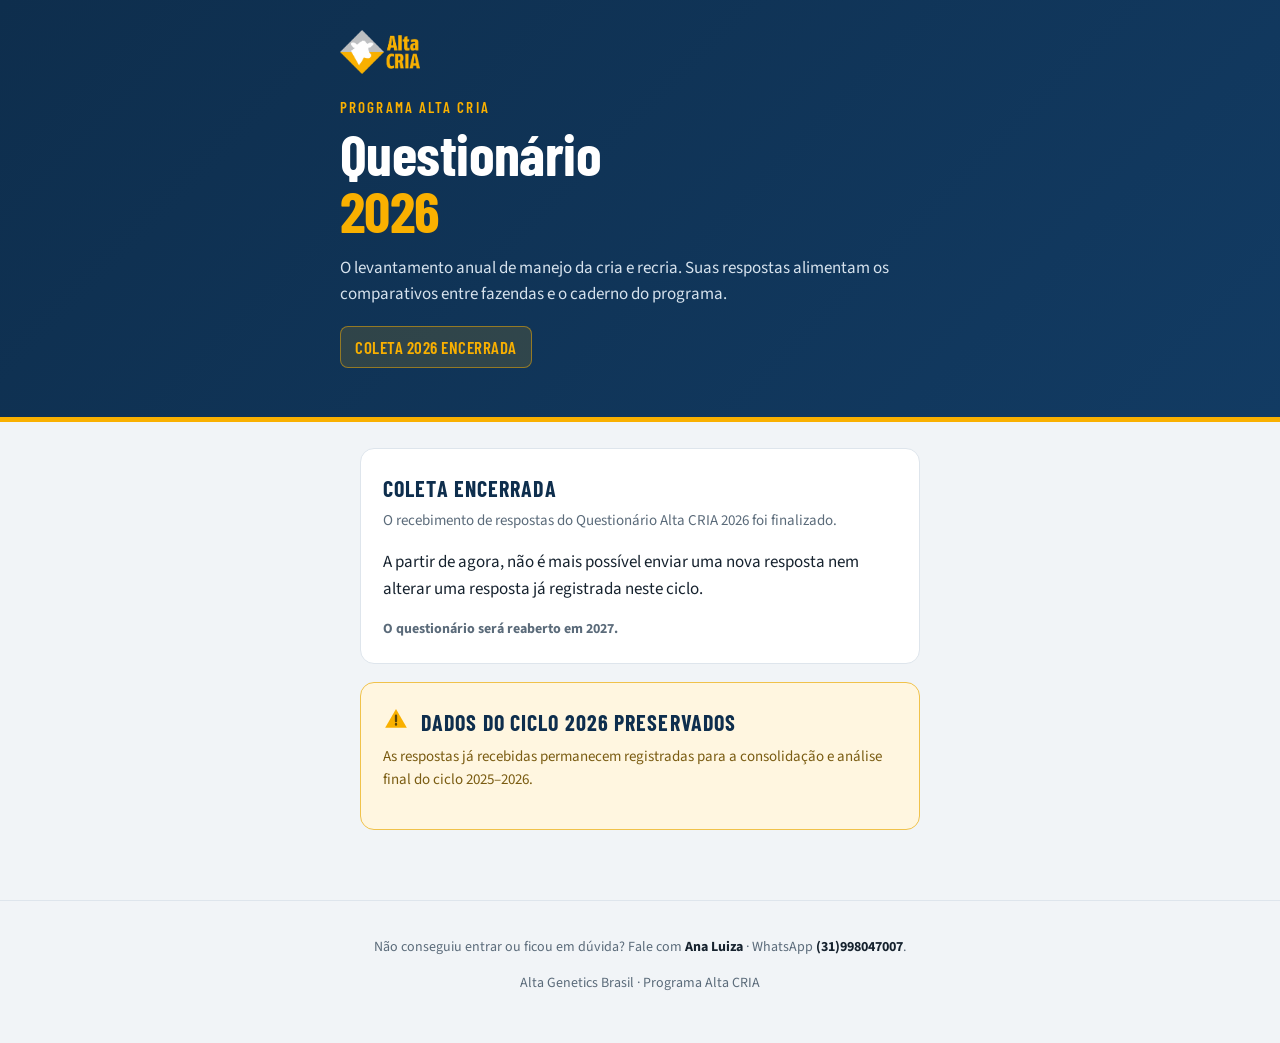
<file: index.html>
<!DOCTYPE html>
<html lang="pt-BR">
<head>
<meta charset="utf-8">
<meta name="viewport" content="width=device-width, initial-scale=1">

<!-- ===================================================================
     STATUS ATUAL
     Coleta Alta CRIA 2026 encerrada em setembro de 2026.
     Esta página não contém link para o Web App do questionário.
     Para o ciclo 2027, criar/publicar a nova coleta e então atualizar esta página.
     Contato: Ana Luiza · (31)998047007
     =================================================================== -->
<title>Questionário Alta CRIA 2026</title>
<meta name="description" content="Levantamento anual de manejo da cria e recria das fazendas participantes do Programa Alta CRIA. Coleta 2026 encerrada.">
<link rel="canonical" href="https://altaleite.github.io/altacria26/">
<meta property="og:type" content="website">
<meta property="og:site_name" content="Programa Alta CRIA">
<meta property="og:locale" content="pt_BR">
<meta property="og:url" content="https://altaleite.github.io/altacria26/">
<meta property="og:title" content="Questionário Alta CRIA 2026">
<meta property="og:description" content="Levantamento anual de manejo da cria e recria. Coleta 2026 encerrada.">
<meta property="og:image" content="https://altaleite.github.io/altacria26/og-image.png">
<meta property="og:image:width" content="1200">
<meta property="og:image:height" content="630">
<meta name="twitter:card" content="summary_large_image">
<meta name="twitter:title" content="Questionário Alta CRIA 2026">
<meta name="twitter:description" content="Levantamento anual de manejo da cria e recria. Coleta 2026 encerrada.">
<meta name="twitter:image" content="https://altaleite.github.io/altacria26/og-image.png">
<meta name="theme-color" content="#0E2E4D">
<link rel="icon" href="[data-uri]">

<link rel="preconnect" href="https://fonts.googleapis.com">
<link rel="preconnect" href="https://fonts.gstatic.com" crossorigin>
<link href="https://fonts.googleapis.com/css2?family=Barlow+Condensed:wght@600;700&family=Source+Sans+3:wght@400;600&display=swap" rel="stylesheet">

<style>
  :root{
    --navy:#0E2E4D; --navy2:#123B63; --navy-ink:#071A2C;
    --amarelo:#F9B000; --amarelo-fundo:#FFF6E0; --amarelo-borda:#F0C24B;
    --papel:#F1F4F7; --tinta:#16222E; --tinta-fraca:#5B6B7A; --linha:#DEE5EC;
    --display:"Barlow Condensed","Arial Narrow",Arial,sans-serif;
    --corpo:"Source Sans 3",-apple-system,"Segoe UI",Arial,sans-serif;
  }
  *{box-sizing:border-box;}
  html,body{margin:0;padding:0;}
  body{background:var(--papel); color:var(--tinta); font-family:var(--corpo); font-size:17px; line-height:1.55; -webkit-font-smoothing:antialiased;}
  .wrap{max-width:600px; margin:0 auto;}

  .hero{background:linear-gradient(135deg,var(--navy) 0%,var(--navy2) 100%); color:#fff; padding:30px 24px 32px; border-bottom:5px solid var(--amarelo);}
  .hero-in{max-width:600px; margin:0 auto;}
  .logo{height:44px; width:auto; display:block; margin-bottom:22px;}
  .eyebrow{font-family:var(--display); font-weight:600; font-size:15px; letter-spacing:.14em; text-transform:uppercase; color:var(--amarelo); margin:0 0 6px;}
  h1{font-family:var(--display); font-weight:700; font-size:clamp(40px,11vw,58px); line-height:.98; letter-spacing:-.01em; margin:0;}
  h1 .ano{color:var(--amarelo); display:block;}
  .lead{margin:16px 0 0; color:#D6E2ED; font-size:17px;}
  .prazo{display:inline-block; margin-top:18px; background:rgba(249,176,0,.14); border:1px solid rgba(249,176,0,.5); color:var(--amarelo); font-family:var(--display); font-weight:600; font-size:17px; letter-spacing:.03em; text-transform:uppercase; padding:7px 14px; border-radius:8px;}

  main{padding:26px 20px 44px;}
  .card{background:#fff; border:1px solid var(--linha); border-radius:14px; padding:22px; margin-bottom:18px;}
  h2{font-family:var(--display); font-weight:700; text-transform:uppercase; letter-spacing:.05em; font-size:22px; margin:0 0 4px; color:var(--navy);}
  p.sub{margin:0 0 16px; color:var(--tinta-fraca); font-size:15px;}
  .nota{margin:16px 0 0; font-size:14px; color:var(--tinta-fraca);}

  .dados{list-style:none; margin:0; padding:0;}
  .dados li{display:flex; align-items:baseline; gap:12px; padding:11px 0; border-bottom:1px solid var(--linha);}
  .dados li:last-child{border-bottom:0;}
  .dados .n{font-family:var(--display); font-weight:700; font-size:17px; color:var(--amarelo); min-width:20px;}

  /* ---- aviso: reunir os números antes de começar ---- */
  .aviso{background:var(--amarelo-fundo); border:1px solid var(--amarelo-borda); border-radius:14px; padding:22px; margin-bottom:18px;}
  .aviso-topo{display:flex; gap:12px; align-items:flex-start; margin-bottom:6px;}
  .aviso-topo svg{flex:0 0 auto; width:26px; height:26px; margin-top:1px;}
  .aviso h2{margin:0;}
  .aviso p.sub{color:#7A5C12; margin:6px 0 16px;}
  .lista{list-style:none; margin:0; padding:0;}
  .lista li{display:flex; gap:12px; align-items:flex-start; padding:11px 0; border-bottom:1px dashed var(--amarelo-borda);}
  .lista li:last-child{border-bottom:0;}
  .marca{flex:0 0 auto; width:7px; height:7px; margin-top:9px; border-radius:50%; background:var(--amarelo);}
  .lista .txt{font-weight:600;}
  .lista .txt small{display:block; font-weight:400; color:#7A5C12; font-size:14px;}
  .aviso .nota{color:#7A5C12;}

  .cta{display:block; width:100%; text-align:center; text-decoration:none; background:var(--amarelo); color:var(--navy-ink); font-family:var(--display); font-weight:700; font-size:24px; letter-spacing:.02em; text-transform:uppercase; padding:18px 20px; border-radius:12px; border:0; box-shadow:0 3px 0 #C98D00; transition:transform .1s, box-shadow .1s;}
  .cta:hover{transform:translateY(1px); box-shadow:0 2px 0 #C98D00;}
  .cta:active{transform:translateY(3px); box-shadow:0 0 0 #C98D00;}
  .cta:focus-visible{outline:3px solid var(--navy2); outline-offset:3px;}
  .apos{margin:13px 2px 0; font-size:15px; color:var(--tinta-fraca); text-align:center;}

  footer{border-top:1px solid var(--linha); margin-top:8px; padding:22px 20px 34px; text-align:center; color:var(--tinta-fraca); font-size:14px;}
  footer strong{color:var(--tinta);}
  @media (prefers-reduced-motion: reduce){ *{transition:none !important;} }
</style>
</head>
<body>

<header class="hero">
  <div class="hero-in">
    <img class="logo" src="[data-uri]" alt="Alta CRIA">
    <p class="eyebrow">Programa Alta CRIA</p>
    <h1>Questionário <span class="ano">2026</span></h1>
    <p class="lead">O levantamento anual de manejo da cria e recria. Suas respostas alimentam os comparativos entre fazendas e o caderno do programa.</p>
    <p class="prazo">Coleta 2026 encerrada</p>
  </div>
</header>

<main class="wrap">

  <section class="card">
    <h2>Coleta encerrada</h2>
    <p class="sub">O recebimento de respostas do Questionário Alta CRIA 2026 foi finalizado.</p>
    <p>A partir de agora, não é mais possível enviar uma nova resposta nem alterar uma resposta já registrada neste ciclo.</p>
    <p class="nota"><strong>O questionário será reaberto em 2027.</strong></p>
  </section>

  <section class="aviso">
    <div class="aviso-topo">
      <svg viewBox="0 0 24 24" aria-hidden="true"><path d="M12 2.8L22 20H2L12 2.8z" fill="#F9B000"/><path d="M12 9v5M12 16.6v.6" stroke="#5A4409" stroke-width="2.1" stroke-linecap="round"/></svg>
      <h2>Dados do ciclo 2026 preservados</h2>
    </div>
    <p class="sub">As respostas já recebidas permanecem registradas para a consolidação e análise final do ciclo 2025–2026.</p>
  </section>

</main>

<footer>
  <p>Não conseguiu entrar ou ficou em dúvida? Fale com <strong>Ana Luiza</strong> · WhatsApp <strong>(31)998047007</strong>.</p>
  <p>Alta Genetics Brasil · Programa Alta CRIA</p>
</footer>

</body>
</html>
</file>
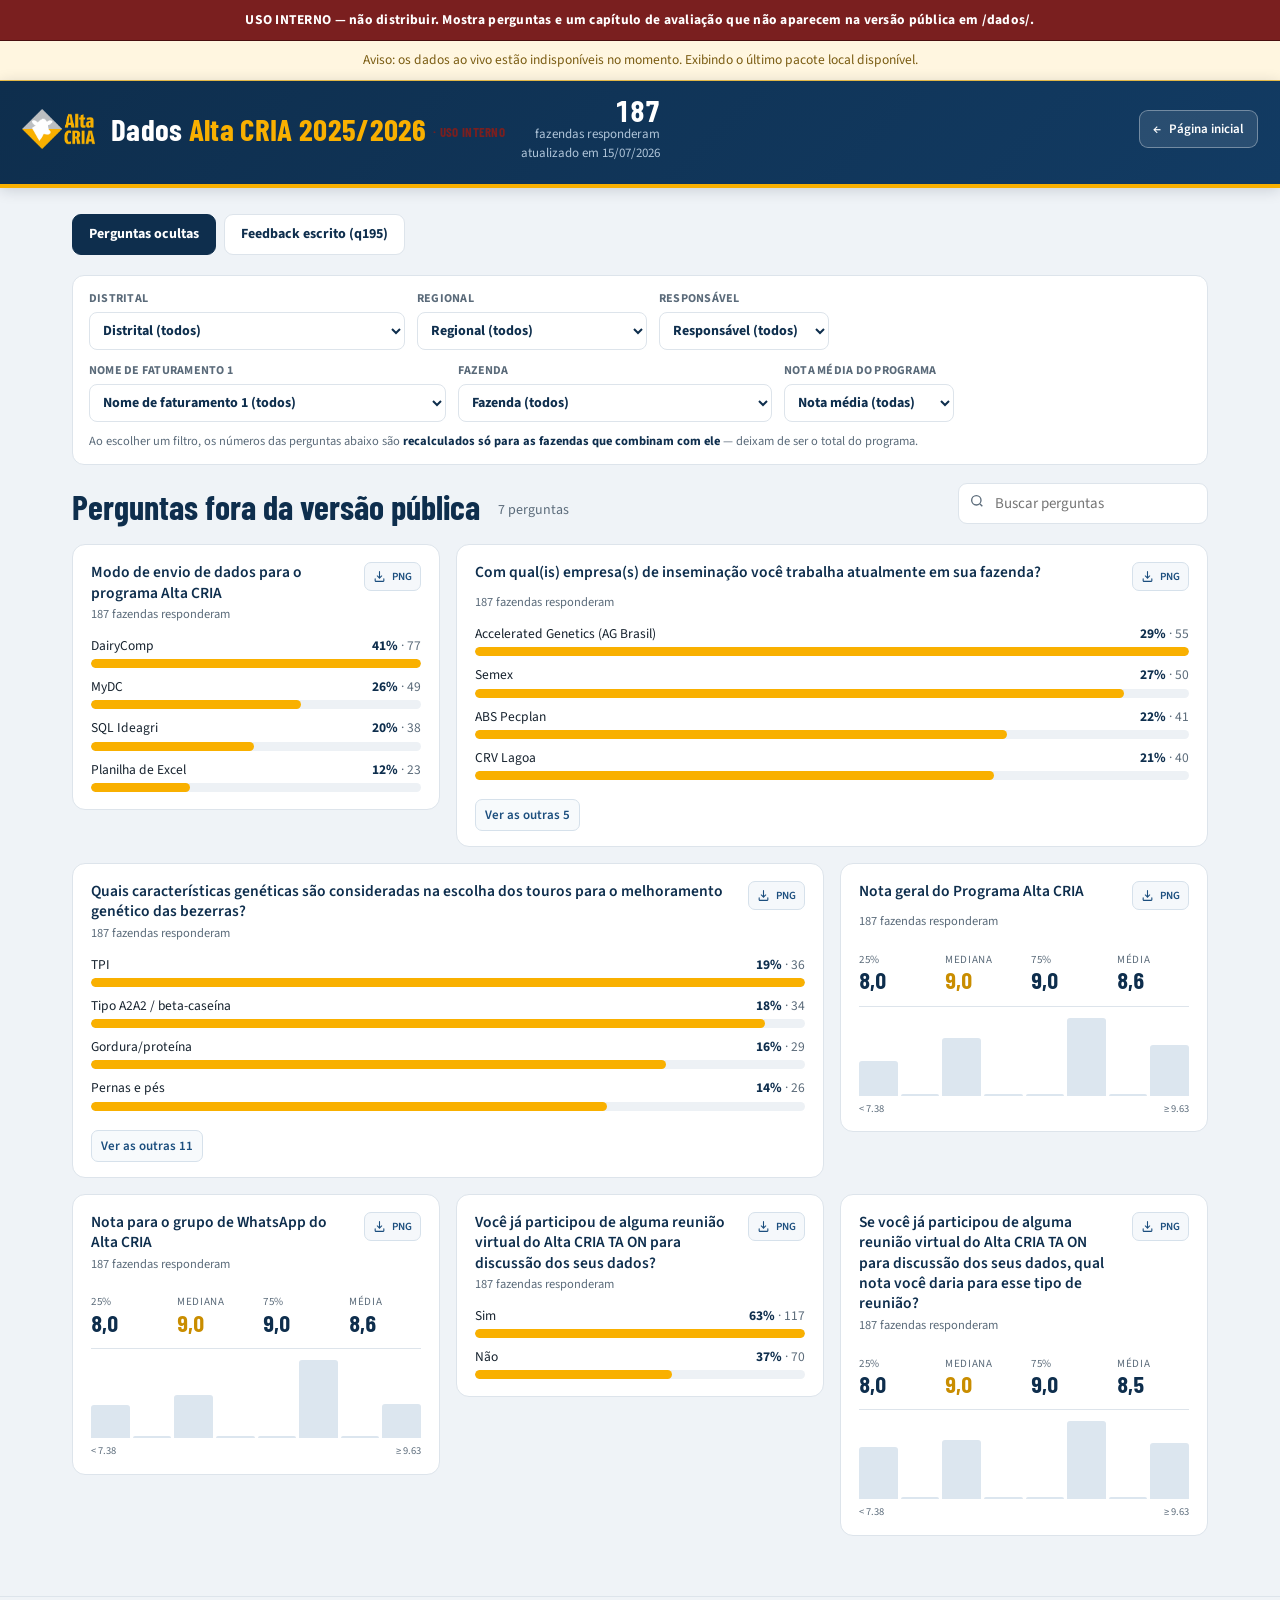
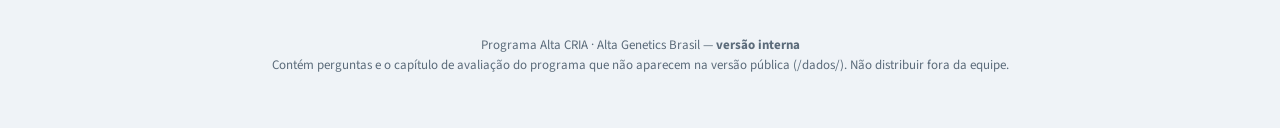
<file: dados-interno/index.html>
<!DOCTYPE html>
<html lang="pt-BR">
<head>
<meta charset="utf-8">
<meta name="viewport" content="width=device-width, initial-scale=1">
<title>Dados Alta CRIA 25-26 — uso interno</title>
<meta name="robots" content="noindex, nofollow">
<meta name="description" content="Versão interna do painel de dados do Programa Alta CRIA — inclui perguntas e o capítulo de avaliação que não aparecem na versão pública. Não distribuir.">
<meta name="theme-color" content="#0E2E4D">
<link rel="icon" href="[data-uri]">
<link rel="preconnect" href="https://fonts.googleapis.com">
<link rel="preconnect" href="https://fonts.gstatic.com" crossorigin>
<link href="https://fonts.googleapis.com/css2?family=Barlow+Condensed:wght@600;700&family=Source+Sans+3:wght@400;600&display=swap" rel="stylesheet">
<style>
  :root{
    --navy:#0E2E4D; --navy2:#123B63; --navy3:#1B4E7E; --ink:#071A2C;
    --am:#F9B000; --am-claro:#FFE9AE; --am-escuro:#C98D00;
    --papel:#EFF3F7; --branco:#fff; --tinta:#16222E; --fraca:#5B6B7A; --linha:#DDE4EB;
    --display:"Barlow Condensed","Arial Narrow",Arial,sans-serif;
    --corpo:"Source Sans 3",-apple-system,"Segoe UI",Arial,sans-serif;
  }
  *{box-sizing:border-box;}
  html,body{margin:0;padding:0;}
  body{background:var(--papel);color:var(--tinta);font-family:var(--corpo);font-size:16px;line-height:1.5;-webkit-font-smoothing:antialiased;}
  .num{font-variant-numeric:tabular-nums;}

  /* ---------- topo ---------- */
  .topo{background:linear-gradient(135deg,var(--navy),var(--navy2));color:#fff;border-bottom:4px solid var(--am);}
  .topo-in{max-width:1744px;margin:0 auto;padding:22px 22px 0;}
  .marca{display:flex;align-items:center;gap:16px;flex-wrap:wrap;}
  .marca img{height:40px;}
  .marca h1{font-family:var(--display);font-weight:700;font-size:31px;margin:0;letter-spacing:.01em;}
  .marca h1 span{color:var(--am);}
  .resumo{margin-left:auto;text-align:right;font-size:13px;color:#AFC4D8;}
  .resumo b{display:block;font-family:var(--display);font-size:30px;color:#fff;line-height:1;}

  /* ---------- linha do tempo (a ordem é a vida do animal) ---------- */
  .trilha{display:grid;grid-template-columns:minmax(0,1fr) minmax(0,1fr) minmax(0,1.75fr) minmax(0,1.12fr) minmax(0,1fr) minmax(0,1fr) minmax(0,.9fr) minmax(0,.9fr) minmax(0,.82fr) minmax(0,1.05fr);gap:0;overflow:visible;padding:20px 0 0;}
  .fase{width:100%;min-width:0;background:none;border:0;cursor:pointer;color:#9FB6CC;font-family:inherit;
    padding:0 9px 14px;position:relative;text-align:left;overflow-wrap:anywhere;}
  .fase:first-child{padding-left:0;}
  .fase .marco{display:block;height:3px;background:rgba(255,255,255,.16);margin-bottom:11px;border-radius:2px;transition:background .18s;}
  .fase .et{display:block;font-family:var(--display);font-weight:700;font-size:17px;color:#D6E4F0;letter-spacing:.02em;transition:color .18s;}
  .fase .sub{display:block;font-size:11.5px;color:#7E99B4;line-height:1.25;margin-top:1px;}
  .fase:hover .et{color:#fff;}
  .fase:hover .marco{background:rgba(249,176,0,.5);}
  .fase[aria-selected="true"] .marco{background:var(--am);}
  .fase[aria-selected="true"] .et{color:var(--am);}
  .fase:focus-visible{outline:2px solid var(--am);outline-offset:2px;}

  /* ---------- corpo ---------- */
  main{max-width:1180px;margin:0 auto;padding:26px 22px 60px;}
  .cabeca{display:flex;align-items:flex-end;gap:18px;flex-wrap:wrap;margin-bottom:20px;}
  .cabeca h2{font-family:var(--display);font-weight:700;font-size:34px;margin:0;color:var(--navy);line-height:1;}
  .cabeca .cont{font-size:14px;color:var(--fraca);padding-bottom:3px;}
  .busca{margin-left:auto;position:relative;}
  .busca input{font-family:inherit;font-size:15px;padding:9px 13px 9px 36px;border:1px solid var(--linha);
    border-radius:9px;background:#fff;width:250px;color:var(--tinta);}
  .busca input:focus{outline:2px solid var(--navy3);outline-offset:0;border-color:var(--navy3);}
  .busca svg{position:absolute;left:11px;top:10px;width:16px;height:16px;fill:none;stroke:var(--fraca);stroke-width:2;}

  .grade{display:grid;grid-template-columns:repeat(auto-fill,minmax(340px,1fr));gap:16px;align-items:start;}
  .cartao{background:var(--branco);border:1px solid var(--linha);border-radius:13px;padding:17px 18px 15px;}
  .cartao-largo{grid-column:span 2;}
  @media (max-width:719px){ .cartao-largo{grid-column:span 1;} }
  .cartao .qn{font-family:var(--display);font-weight:700;font-size:13px;color:var(--am-escuro);letter-spacing:.08em;}
  .cartao h3{font-size:15.5px;font-weight:600;margin:1px 0 3px;line-height:1.32;color:var(--navy);}
  .cartao .n{font-size:12.5px;color:var(--fraca);margin-bottom:12px;}

  /* barras (categórico) */
  .b{margin-bottom:9px;}
  .b:last-child{margin-bottom:2px;}
  .b-topo{display:flex;justify-content:space-between;gap:10px;font-size:13.5px;margin-bottom:3px;}
  .b-rot{color:var(--tinta);}
  .b-val{color:var(--fraca);white-space:nowrap;font-variant-numeric:tabular-nums;}
  .b-val b{color:var(--navy);}
  .trilho{height:9px;background:#EDF1F5;border-radius:5px;overflow:hidden;}
  .barra{height:100%;background:var(--am);border-radius:5px;transition:width .5s cubic-bezier(.2,.7,.3,1);}
  .mais{margin-top:9px;background:none;border:0;color:var(--navy3);font-family:inherit;font-size:13px;
    font-weight:600;cursor:pointer;padding:2px 0;}
  .mais:hover{text-decoration:underline;}

  /* numérico */
  .faixas{display:flex;gap:14px;padding:9px 0 12px;border-bottom:1px solid var(--linha);margin-bottom:11px;}
  .fx{flex:1;}
  .fx .r{display:block;font-size:11px;color:var(--fraca);text-transform:uppercase;letter-spacing:.06em;}
  .fx .v{display:block;font-family:var(--display);font-weight:700;font-size:23px;color:var(--navy);line-height:1.1;font-variant-numeric:tabular-nums;}
  .fx.dest .v{color:var(--am-escuro);}
  .hist{display:flex;align-items:flex-end;gap:3px;height:78px;}
  .hb{flex:1;background:#DCE6EF;border-radius:3px 3px 0 0;position:relative;min-height:2px;transition:background .15s;cursor:pointer;}
  .hb:hover{background:var(--am);}
  .hb.aberto{background:var(--am);}
  .hb span{position:absolute;bottom:100%;left:50%;transform:translateX(-50%);margin-bottom:5px;background:var(--navy);
    color:#fff;font-size:11px;padding:3px 7px;border-radius:5px;white-space:nowrap;opacity:0;pointer-events:none;transition:opacity .12s;}
  .hb:hover span,.hb.aberto span{opacity:1;}
  .heixo{display:flex;justify-content:space-between;font-size:10.5px;color:var(--fraca);margin-top:5px;}

  .vazio{background:#fff;border:1px dashed var(--linha);border-radius:13px;padding:46px 20px;text-align:center;color:var(--fraca);}
  .abas-interno{display:flex;gap:8px;margin:0 0 20px;}
  .aba-interno{border:1px solid var(--linha);background:#fff;color:var(--navy);font:inherit;font-weight:700;font-size:14px;padding:9px 16px;border-radius:9px;cursor:pointer;}
  .aba-interno[aria-selected="true"]{background:var(--navy);color:#fff;border-color:var(--navy);}
  .fb-aviso{background:#FFF6E0;border:1px solid #F0C24B;color:#7A5C12;font-size:13.5px;line-height:1.5;border-radius:10px;padding:12px 15px;margin-bottom:20px;}
  .fb-aviso code{background:rgba(0,0,0,.06);padding:1px 5px;border-radius:4px;font-size:.95em;}
  .fb-resumo{display:grid;grid-template-columns:repeat(auto-fit,minmax(180px,1fr));gap:14px;margin-bottom:26px;}
  .fb-num{background:#fff;border:1px solid var(--linha);border-radius:12px;padding:16px 18px;}
  .fb-num b{display:block;font-size:32px;font-weight:700;color:var(--navy);line-height:1.1;}
  .fb-num span{display:block;font-size:13px;color:var(--fraca);margin-top:4px;}
  .fb-num.fb-dest{border-color:var(--am);background:#FFFBF0;}
  .fb-num.fb-dest b{color:#C98D00;}
  .fb-subtitulo{font-size:19px;color:var(--navy);margin:26px 0 10px;}
  .fb-nota{font-size:13.5px;color:var(--fraca);margin:0 0 14px;}
  .fb-acoes{margin:0 0 8px;padding-left:22px;display:flex;flex-direction:column;gap:10px;}
  .fb-acoes li{font-size:14.5px;line-height:1.5;}
  .fb-sinal{border-left:4px solid #7A1F1F;}
  .fb-sinal h3{font-size:17px;}
  .fb-sinal p{font-size:14px;line-height:1.55;color:#3A4550;margin:0;}
  .filtro-fazenda{background:#fff;border:1px solid var(--linha);border-radius:12px;padding:14px 16px;margin-bottom:18px;}
  .ff-linha{display:flex;flex-wrap:wrap;gap:12px;align-items:flex-end;}
  .ff-linha label{display:flex;flex-direction:column;gap:4px;font-size:12px;color:var(--fraca);font-weight:700;text-transform:uppercase;letter-spacing:.02em;}
  .ff-linha select{font:inherit;font-size:14px;padding:7px 9px;border:1px solid var(--linha);border-radius:8px;color:var(--navy);min-width:170px;background:#fff;}
  .ff-limpar{border:1px solid var(--am);background:#FFFBF0;color:#8A6300;font:inherit;font-weight:700;font-size:13px;padding:8px 14px;border-radius:8px;cursor:pointer;height:35px;}
  .ff-aviso{font-size:12.5px;color:var(--fraca);margin:10px 0 0;}
  .ff-aviso strong{color:var(--navy);}
  #ff-contagem{font-weight:700;color:var(--navy);}
  .aviso-demo{background:#FFF6E0;border-bottom:1px solid #F0C24B;color:#7A5C12;font-size:13.5px;text-align:center;padding:9px 16px;}
  .aviso-interno{background:#7A1F1F;border-bottom:1px solid #4A0F0F;color:#fff;font-size:13.5px;font-weight:700;letter-spacing:.02em;text-align:center;padding:10px 16px;}
  footer{border-top:1px solid var(--linha);padding:26px 22px 40px;text-align:center;color:var(--fraca);font-size:13px;}
  @media (max-width:640px){
    .marca h1{font-size:24px;} .resumo{margin-left:0;text-align:left;width:100%;}
    .busca{margin-left:0;width:100%;} .busca input{width:100%;} .cabeca h2{font-size:27px;}
  }
  @media (prefers-reduced-motion:reduce){ *{transition:none !important;} }
</style>
<style>
  /* Ajustes de navegação e interação */
  .topo{position:sticky;top:0;z-index:100;box-shadow:0 2px 14px rgba(7,26,44,.16)}
  .topo-in{padding-top:14px}
  .marca{flex-wrap:nowrap}
  .voltar-inicio{margin-left:auto;display:inline-flex;align-items:center;gap:8px;background:rgba(255,255,255,.1);border:1px solid rgba(255,255,255,.35);color:#fff;border-radius:9px;padding:9px 13px;font:600 13px var(--corpo);cursor:pointer;transition:background .18s,border-color .18s,transform .18s;white-space:nowrap}
  .voltar-inicio:hover{background:var(--am);border-color:var(--am-escuro);color:var(--navy);transform:translateY(-1px)}
  .voltar-inicio:focus-visible,.exportar:focus-visible,.mais:focus-visible{outline:2px solid var(--am);outline-offset:3px}
  .resumo{margin-left:0}
  .cartao{position:relative;padding-top:17px}
  .cartao-cabeca{display:flex;align-items:flex-start;gap:12px;margin-bottom:2px}
  .cartao-cabeca h3{flex:1;margin:0}
  .exportar{display:inline-flex;align-items:center;gap:6px;flex:0 0 auto;background:#F5F8FB;border:1px solid #D6E1EB;color:var(--navy3);border-radius:7px;padding:6px 8px;font:600 11px var(--corpo);cursor:pointer;transition:.18s}
  .exportar:hover{background:var(--navy);border-color:var(--navy);color:#fff}
  .exportar svg{width:13px;height:13px;fill:none;stroke:currentColor;stroke-width:2;stroke-linecap:round;stroke-linejoin:round}
  .mais{display:inline-flex;align-items:center;gap:5px;border:1px solid #D6E1EB;border-radius:7px;background:#F7FAFC;padding:6px 9px;margin-top:10px}
  .mais:hover{background:#EAF1F7;text-decoration:none}
  .filtro-card{display:flex;align-items:center;gap:9px;margin:8px 0 13px;padding:9px 10px;background:#F7FAFC;border:1px solid #DDE7EF;border-radius:8px;color:var(--fraca);font-size:12px}
  .filtro-card label{font-weight:600;white-space:nowrap}
  .filtro-card select{min-width:0;flex:1;border:1px solid #C9D7E3;border-radius:7px;background:#fff;color:var(--navy);padding:7px 9px;font:600 12px var(--corpo);cursor:pointer}
  .filtro-card select:focus{outline:2px solid var(--navy3);outline-offset:1px}
  @media (max-width:1100px){
    .trilha{grid-template-columns:repeat(5,minmax(0,1fr));row-gap:10px;}
    .fase:nth-child(6){padding-left:0;}
  }
  @media (max-width:640px){
    .topo-in{padding-top:10px}.marca{flex-wrap:wrap;gap:10px}.marca img{height:32px}.voltar-inicio{order:3;margin-left:0}.resumo{width:auto;text-align:right;margin-left:auto}
    .trilha{grid-template-columns:repeat(2,minmax(0,1fr));padding-top:13px;row-gap:10px}
    .fase{padding-right:12px}.fase:nth-child(odd){padding-left:0}.fase:nth-child(6){padding-left:9px}.fase .et{font-size:15px}
  }
</style>
<!-- Ícone transparente: evita que a marca Alta apareça na aba do navegador. -->
<link rel="icon" type="image/svg+xml" sizes="any" href="data:image/svg+xml,%3Csvg xmlns='http://www.w3.org/2000/svg' width='1' height='1'%3E%3C/svg%3E">
</head>
<body>

<div class="aviso-interno">USO INTERNO — não distribuir. Mostra perguntas e um capítulo de avaliação que não aparecem na versão pública em /dados/.</div>
<div id="demo" class="aviso-demo" hidden></div>

<header class="topo">
  <div class="topo-in">
    <div class="marca">
      <img src="[data-uri]" alt="Alta CRIA">
      <h1>Dados <span>Alta CRIA 2025/2026</span> <small style="font-size:13px;font-weight:700;color:#7A1F1F;vertical-align:middle;">· USO INTERNO</small></h1>
      <div class="resumo"><b class="num" id="nFaz">—</b> fazendas responderam<br><span id="quando"></span></div>
      <button class="voltar-inicio" id="voltarInicio" type="button" aria-label="Voltar à página inicial">
        <span aria-hidden="true">←</span> Página inicial
      </button>
    </div>
    <nav class="trilha" id="trilha" role="tablist" aria-label="Etapas"></nav>
  </div>
</header>

<main>
  <div class="abas-interno" role="tablist" aria-label="Seções da versão interna">
    <button class="aba-interno" type="button" data-aba="perguntas" role="tab" aria-selected="true">Perguntas ocultas</button>
    <button class="aba-interno" type="button" data-aba="feedback" role="tab" aria-selected="false">Feedback escrito (q195)</button>
  </div>

  <div id="secaoPerguntas">
    <div class="filtro-fazenda" id="filtroFazenda">
      <div class="ff-linha">
        <label>Distrital<select id="ff-distrital"></select></label>
        <label>Regional<select id="ff-regional"></select></label>
        <label>Responsável<select id="ff-responsavel"></select></label>
        <label>Nome de faturamento 1<select id="ff-faturamento1"></select></label>
        <label>Fazenda<select id="ff-fazenda"></select></label>
        <label title="Média de q191, q192 e q194; q194 entra apenas quando respondida.">Nota média do programa<select id="ff-nota_media"></select></label>
        <button type="button" id="ff-limpar" class="ff-limpar" hidden>Limpar filtro</button>
      </div>
      <p class="ff-aviso">Ao escolher um filtro, os números das perguntas abaixo são <strong>recalculados só para as fazendas que combinam com ele</strong> — deixam de ser o total do programa. <span id="ff-contagem"></span></p>
    </div>
    <div class="cabeca">
      <h2 id="tituloCap">—</h2>
      <span class="cont" id="contCap"></span>
      <div class="busca">
        <svg viewBox="0 0 24 24"><circle cx="11" cy="11" r="7"/><path d="M20 20l-3.5-3.5"/></svg>
        <input id="busca" type="search" placeholder="Buscar perguntas" aria-label="Buscar em todas as perguntas">
      </div>
    </div>
    <div class="grade" id="grade"></div>
    <div class="vazio" id="vazio" hidden></div>
  </div>

  <section id="secaoFeedback" hidden>
    <div class="cabeca">
      <h2>Feedback escrito das fazendas</h2>
      <span class="cont">pergunta q195 — campo de texto livre no final do questionário</span>
    </div>

    <div class="fb-aviso">
      <strong>Análise pontual, não ao vivo.</strong> Feita a partir de uma exportação da planilha
      <code>Respostas_26</code> em 01/09/2026 (204 respostas). Esta pergunta é texto livre — nunca entra
      na base agregada pública (<code>dados_publicos</code>) porque é digitada e pode identificar a fazenda.
      Por isso, nada aqui atualiza sozinho: para renovar a análise, exporte a coluna <code>q195</code> de novo
      e peça uma nova leitura. Por segurança, esta seção mostra <strong>temas e contagens, nunca a resposta
      literal de uma fazenda</strong> — texto livre é o dado mais fácil de identificar quem respondeu.
    </div>

    <div class="fb-resumo">
      <div class="fb-num"><b>204</b><span>fazendas responderam ao questionário 25/26</span></div>
      <div class="fb-num"><b>192</b><span>escreveram algo no campo final (94%)</span></div>
      <div class="fb-num"><b>154</b><span>foram só elogio/agradecimento, sem pedido (80% de 192)</span></div>
      <div class="fb-num fb-dest"><b>38</b><span>trouxeram sugestão, crítica ou pedido concreto (20% de 192)</span></div>
    </div>

    <h3 class="fb-subtitulo">Ações prioritárias</h3>
    <ol class="fb-acoes">
      <li><b>Retomar visitas técnicas em campo.</b> Foi o pedido mais repetido (~11 fazendas). Várias mencionam que auditorias presenciais existiam antes e faziam diferença real no manejo — e que pararam de acontecer.</li>
      <li><b>Disponibilizar eventos e treinamentos em formato online, com mais tempo de acesso.</b> ~10 fazendas pediram isso, várias citando distância geográfica de onde os eventos presenciais acontecem hoje.</li>
      <li><b>Programa de capacitação recorrente para os colaboradores do bezerreiro</b> (não só para o proprietário/técnico responsável). ~5 fazendas pediram.</li>
      <li><b>Resumo automático dos pontos de atenção no relatório</b> — a fazenda recebe os percentis, mas pede uma leitura já pronta do que fazer com eles. ~4 fazendas.</li>
      <li><b>Revisar o tamanho do questionário.</b> 3 fazendas pediram formulários mais curtos e mais frequentes em vez de um único levantamento extenso.</li>
    </ol>

    <h3 class="fb-subtitulo">Sinalizações pontuais</h3>
    <p class="fb-nota">Estas não vieram de muita gente — mas pelo conteúdo, pesam mais do que o volume sugere.</p>
    <div class="grade">
      <article class="cartao fb-sinal">
        <h3>Desconfiança sobre os lançamentos de outras fazendas</h3>
        <p>Duas fazendas (com o mesmo texto, quase palavra por palavra) disseram achar que outras propriedades lançam dados fora da realidade, e que isso prejudica quem lança certo na comparação entre fazendas. Isso ataca direto a credibilidade do benchmarking — vale entender se é percepção ou se há sinal real de inconsistência nos dados.</p>
      </article>
      <article class="cartao fb-sinal">
        <h3>Viés percebido de porte e região</h3>
        <p>Um relato longo e detalhado de uma fazenda menor, fora do eixo SP/MG, descrevendo a sensação de que o programa foca nos grandes produtores, que eventos que já aconteceram na região dela pararam, e que não há transmissão online das palestras para quem mora longe. Vale ler o relato completo na planilha antes de decidir se é caso isolado.</p>
      </article>
      <article class="cartao fb-sinal">
        <h3>Erro técnico na importação de dados do DairyComp</h3>
        <p>Uma fazenda relata que os dados importados do DairyComp costumam vir com erro na importação. Isso é um problema técnico de pipeline, não de opinião — vale repassar para quem cuida da integração de dados.</p>
      </article>
      <article class="cartao fb-sinal">
        <h3>Fazenda afastada há 6 meses</h3>
        <p>Uma fazenda registrou que está sem participar ativamente do programa há 6 meses e por isso não teve como opinar. Sinal de possível evasão que vale checar diretamente com ela.</p>
      </article>
      <article class="cartao fb-sinal">
        <h3>Escopo de dados: genética dos touros e animais mestiços</h3>
        <p>Duas fazendas pediram que o programa passasse a coletar dados genéticos/genômicos dos touros usados e dos animais mestiços leite×corte — hoje isso não é perguntado em nenhum capítulo. É uma lacuna de escopo do questionário, não de exibição.</p>
      </article>
    </div>
  </section>
</main>

<footer>
  <p>Programa Alta CRIA · Alta Genetics Brasil — <strong>versão interna</strong><br>
  Contém perguntas e o capítulo de avaliação do programa que não aparecem na versão pública (/dados/). Não distribuir fora da equipe.</p>
</footer>

<script id="legacy-script">
const FASES = {"1": ["Fazendas", "contexto"], "2": ["Pré-parto", "antes de nascer"], "3": ["Parto e cuidados iniciais", "nascimento"], "4": ["Colostragem", "primeiras horas"], "5": ["Nutrição", "até o desaleitamento"], "6": ["Sanidade", "doença e morte"], "7": ["Ambiente", "onde vive"], "8": ["Recria", "até a novilha"], "9": ["Custos", "o que custa"], "10": ["O programa", "devolutiva"]};
let DADOS = null, capAtual = 0, termo = '';
let DADOS_AO_VIVO = false;
const FILTROS_MOCHACAO = { q070: '', q071: '' };
const FILTROS_CUSTO = { q182: '', q184: '' };
let FAZENDAS_RAW = null;
const FILTRO_FAZENDA = { distrital: '', regional: '', responsavel: '', faturamento1: '', fazenda: '', nota_media: '' };
const CAMPOS_FILTRO_INTERNO = ['q008', 'q179', 'q180', 'q191', 'q192', 'q193', 'q194'];
const CAMPOS_MULTIPLA_INTERNO = new Set(['q179', 'q180']);
const CAMPOS_NUMERICOS_INTERNO = new Set(['q191', 'q192', 'q194']);
const API_DADOS = 'https://script.google.com/macros/s/AKfycbw1zIn_bEKJnIRQhOoAmt5iOxoDVYw4NZtxAlDxIaN8Y5yvXAH1wwC8Cq9Vwj5FCqYvtg/exec?api=dados_publicos';
// A prévia do ChatGPT bloqueia conexões externas e exibe um pedido de
// permissão. A API ao vivo só é consultada no endereço público do GitHub.
const PODE_CONSULTAR_API = location.hostname === 'altaleite.github.io';
const $ = id => document.getElementById(id);
const nf = n => Number(n).toLocaleString('pt-BR', { maximumFractionDigits: 1 });
const pct = n => Math.round(Number(n) || 0).toLocaleString('pt-BR', { maximumFractionDigits: 0 });
const esc = s => String(s).replace(/[&<>"]/g, c => ({ '&':'&amp;','<':'&lt;','>':'&gt;','"':'&quot;' }[c]));
const PERGUNTAS_INTEIRAS = new Set(['q025', 'q026', 'q031', 'q033', 'q034', 'q051', 'q071', 'q092', 'q176']);
function ehPerguntaInicioReducaoGradual(q) {
  const t = chave(q?.titulo || '');
  return t.includes('sistema de aleitamento') && t.includes('gradual') && t.includes('quantos dias de vida') && t.includes('primeira reducao');
}
function numeroPergunta(q, valor) {
  const inteiro = Math.round(Number(valor) || 0).toLocaleString('pt-BR', { maximumFractionDigits: 0 });
  if (ehPerguntaCusto(q)) return `R$ ${inteiro}`;
  if (PERGUNTAS_INTEIRAS.has(String(q.id || ''))) return inteiro;
  // Notas de 0 a 10 (capítulo 10): sempre 1 casa decimal, mesmo em valor
  // "redondo" (9 vira "9,0"), para não misturar com/sem decimal na mesma
  // fileira de P25/Mediana/P75/Média — pedido explícito.
  if (q.tipo === 'escala') return Number(valor).toLocaleString('pt-BR', { minimumFractionDigits: 1, maximumFractionDigits: 1 });
  return nf(valor);
}
function numeroMediaPergunta(q, valor) {
  if (ehPerguntaInicioReducaoGradual(q)) {
    return Math.round(Number(valor) || 0).toLocaleString('pt-BR', { maximumFractionDigits: 0 });
  }
  return numeroPergunta(q, valor);
}
function faixaPergunta(q, faixa) {
  if (!PERGUNTAS_INTEIRAS.has(String(q.id || '')) && !ehPerguntaCusto(q)) return String(faixa || '');
  return String(faixa || '').replace(/-?\d+(?:[.,]\d+)?/g, valor => {
    const numero = Math.round(Number(valor.replace(',', '.')) || 0).toLocaleString('pt-BR', { maximumFractionDigits: 0 });
    return ehPerguntaCusto(q) ? `R$ ${numero}` : numero;
  });
}
function textoFormatado(valor) {
  return esc(valor)
    .replace(/free stall/gi, '<i>Free stall</i>')
    .replace(/compost barn/gi, '<i>Compost barn</i>')
    .replace(/cross ventilation/gi, '<i>cross ventilation</i>')
    .replace(/tie stall/gi, '<i>Tie stall</i>')
    .replace(/calf-tel/gi, '<i>Calf-tel</i>')
    .replace(/milk bar/gi, '<i>Milk bar</i>')
    .replace(/colostro balls/gi, '<i>Colostro Balls</i>')
    .replace(/zip[\s-]?lock/gi, '<i>Zip Lock</i>')
    .replace(/ad libitum/gi, '<i>ad libitum</i>');
}

const iconeExportar = '<svg viewBox="0 0 24 24" aria-hidden="true"><path d="M12 3v12m0 0 4-4m-4 4-4-4M5 21h14a1 1 0 0 0 1-1v-4M4 16v4a1 1 0 0 0 1 1"/></svg>';
const removerAcentos = valor => String(valor ?? '').normalize('NFD').replace(/[\u0300-\u036f]/g, '');
const chave = valor => removerAcentos(valor).toLowerCase().replace(/[^a-z0-9]+/g, ' ').trim();
const ESTADOS = {
  ac:'Acre', acre:'Acre', al:'Alagoas', alagoas:'Alagoas', ap:'Amapá', amapa:'Amapá', am:'Amazonas', amazonas:'Amazonas', ba:'Bahia', bahia:'Bahia', ce:'Ceará', ceara:'Ceará', df:'Distrito Federal', distritofederal:'Distrito Federal', es:'Espírito Santo', espiritosanto:'Espírito Santo', go:'Goiás', goias:'Goiás', ma:'Maranhão', maranhao:'Maranhão', mt:'Mato Grosso', matogrosso:'Mato Grosso', ms:'Mato Grosso do Sul', matogrossodosul:'Mato Grosso do Sul', mg:'Minas Gerais', minasgerais:'Minas Gerais', pa:'Pará', para:'Pará', pb:'Paraíba', paraiba:'Paraíba', pr:'Paraná', parana:'Paraná', pe:'Pernambuco', pernambuco:'Pernambuco', pi:'Piauí', piaui:'Piauí', rj:'Rio de Janeiro', riodejaneiro:'Rio de Janeiro', rn:'Rio Grande do Norte', riograndedonorte:'Rio Grande do Norte', rs:'Rio Grande do Sul', riograndedosul:'Rio Grande do Sul', ro:'Rondônia', rondonia:'Rondônia', rr:'Roraima', roraima:'Roraima', sc:'Santa Catarina', santacatarina:'Santa Catarina', sp:'São Paulo', saopaulo:'São Paulo', se:'Sergipe', sergipe:'Sergipe', to:'Tocantins', tocantins:'Tocantins'
};
function tituloPergunta(q) {
  const t = String(q.titulo || '').trim(), id = idPergunta(q);
  if (id.includes('q046') || chave(t) === 'voce utiliza sais anionicos na dieta das novilhas no pre parto') {
    return 'Utilização de sais aniônicos na dieta das novilhas no pré-parto?';
  }
  return chave(t) === 'informacoes gerais e caracterizacao da fazenda' ? 'Informações gerais e caracterização das fazendas' : t;
}
function deveOcultar(q) {
  // Versão INTERNA: nada é ocultado dentro da lista já filtrada (ver
  // deveOcultarPublico, usada em prepararDados para MONTAR essa lista).
  return false;
}
function deveOcultarPublico(q) {
  // Regra idêntica à da versão pública (/dados/index.html): é o que define
  // o que fica de fora de lá. Aqui é usada ao contrário — para selecionar
  // só essas perguntas. Mantenha as duas em sincronia manual.
  const id = idPergunta(q);
  return ['q008', 'q049', 'q050', 'q153', 'q154', 'q162', 'q163', 'q179', 'q180', 'q183', 'q185'].includes(id) || chave(q.titulo).includes('modo de envio de dados para o programa alta cria');
}
function idPergunta(q) { return chave(q.id || q.codigo || q.campo || q.num); }
function ehPerguntaSucedaneoSolidos(q) {
  const t = chave(q.titulo);
  return t.includes('sucedaneo utilizado') && t.includes('diluido em agua') && t.includes('solidos totais');
}
function ehPerguntaAdensamento(q) {
  const t = chave(q.titulo);
  return t.includes('leite fornecido') && t.includes('adensado') && t.includes('solidos totais final');
}
function ehPerguntaProteinaConcentrado(q) {
  const t = chave(q.titulo);
  return t.includes('percentual de proteina bruta') && t.includes('concentrado');
}
function ehPerguntaCusto(q) {
  const id = idPergunta(q);
  return id === 'q182' || id === 'q184';
}
function ehPerguntaCriteriosDesaleitamento(q) {
  const t = chave(q.titulo);
  return t.includes('quais criterios a fazenda considera para desaleitar as bezerras');
}
function ehPerguntaMonitoramentoTristeza(q) {
  const t = chave(q.titulo);
  return t.includes('como e feito o monitoramento da tristeza parasitaria bovina') && t.includes('cria') && t.includes('recria');
}
function deveOrdenarPorPercentualDaOpcao(q) {
  return ehPerguntaSucedaneoSolidos(q) || ehPerguntaAdensamento(q) || ehPerguntaProteinaConcentrado(q);
}
function deveExibirOpcaoComoPercentual(q) {
  return ehPerguntaAdensamento(q) || ehPerguntaProteinaConcentrado(q);
}
function percentualEmEscala100(valor) {
  const n = Number(String(valor).replace(',', '.'));
  if (!Number.isFinite(n)) return null;
  return Math.abs(n) > 0 && Math.abs(n) <= 1 ? n * 100 : n;
}
function formatarNumeroPercentual(valor) {
  const n = percentualEmEscala100(valor);
  if (n === null) return String(valor);
  return n.toLocaleString('pt-BR', { maximumFractionDigits: 2 });
}
function valorPercentualOpcao(rotulo) {
  const texto = removerAcentos(rotulo).toLowerCase().replace(/,/g, '.');
  const proporcao = texto.match(/(-?\d+(?:\.\d+)?)\s*:\s*(-?\d+(?:\.\d+)?)/);
  if (proporcao) {
    const parteSolido = Number(proporcao[1]), parteAgua = Number(proporcao[2]);
    if (parteSolido > 0 && parteAgua > 0) return parteSolido * 100 / (parteSolido + parteAgua);
  }
  const pctExplicito = texto.match(/(-?\d+(?:\.\d+)?)\s*%/);
  if (pctExplicito) return percentualEmEscala100(pctExplicito[1]);
  const numero = texto.match(/-?\d+(?:\.\d+)?/);
  return numero ? percentualEmEscala100(numero[0]) : null;
}
function formatarOpcaoPercentual(q, rotulo) {
  const original = String(rotulo || '').trim();
  if (!deveExibirOpcaoComoPercentual(q) || !/\d/.test(original)) return original;
  const unidade = ehPerguntaAdensamento(q) ? ' de sólidos totais' : ' de PB';
  return original.replace(/(-?\d+(?:[.,]\d+)?)\s*%?/g, (_, valor) => `${formatarNumeroPercentual(valor)}%${unidade}`);
}
function opcaoSemAdensamento(q, rotulo) {
  if (!ehPerguntaAdensamento(q)) return false;
  const k = chave(rotulo);
  return k.startsWith('nao e realizado o adensamento da dieta liquida');
}
const ORDEM_CRITERIOS_DESALEITAMENTO = [
  ['consumo de concentrado', 'Consumo de concentrado'],
  ['idade', 'Idade'],
  ['lotacao no bezerreiro', 'Lotação no bezerreiro'],
  ['peso', 'Peso']
];
function normalizarCombinacaoCriterios(valor) {
  const bruto = Array.isArray(valor) ? valor.join(' | ') : String(valor ?? '').trim();
  if (!bruto) return '';
  let partes = bruto.split(/\s*\|\s*|\s*;\s*|\s*\n\s*/).filter(Boolean);
  const ch = chave(bruto);
  const reconhecidos = ORDEM_CRITERIOS_DESALEITAMENTO.filter(([k]) => ch.includes(k)).length;
  if (partes.length === 1 && reconhecidos >= 2 && bruto.includes(',')) {
    partes = bruto.split(/\s*,\s*/).filter(Boolean);
  }
  const vistos = new Set();
  const itens = [];
  partes.forEach(parte => {
    const kp = chave(parte);
    const conhecido = ORDEM_CRITERIOS_DESALEITAMENTO.find(([k]) => kp === k || kp.includes(k));
    const nome = conhecido ? conhecido[1] : String(parte).trim();
    const kn = chave(nome);
    if (!kn || vistos.has(kn)) return;
    vistos.add(kn);
    itens.push(nome);
  });
  itens.sort((a, b) => {
    const ia = ORDEM_CRITERIOS_DESALEITAMENTO.findIndex(([k]) => chave(a).includes(k));
    const ib = ORDEM_CRITERIOS_DESALEITAMENTO.findIndex(([k]) => chave(b).includes(k));
    const pa = ia < 0 ? 999 : ia, pb = ib < 0 ? 999 : ib;
    return pa - pb || a.localeCompare(b, 'pt-BR');
  });
  return itens.join(' | ');
}
function opcoesCriteriosDesaleitamento(q, opcoesPadrao) {
  if (!ehPerguntaCriteriosDesaleitamento(q)) return { opcoes: opcoesPadrao, combinadas: false };
  const fontes = [q.combinacoes, q.respostas_combinadas, q.respostas_individuais, q.respostas];
  const fonte = fontes.find(lista => Array.isArray(lista) && lista.length);
  if (fonte) {
    const mapa = new Map();
    fonte.forEach(item => {
      let resposta, n = 1;
      if (typeof item === 'string' || Array.isArray(item)) resposta = item;
      else if (item && typeof item === 'object') {
        resposta = item.rotulo ?? item.resposta ?? item.valor ?? item.opcoes ?? item.criterios;
        n = Number(item.n ?? item.quantidade ?? item.count ?? 1) || 1;
      }
      const rotulo = normalizarCombinacaoCriterios(resposta);
      if (!rotulo) return;
      const k = chave(rotulo), atual = mapa.get(k) || { rotulo, n: 0 };
      atual.n += n; mapa.set(k, atual);
    });
    if (mapa.size) return { opcoes: [...mapa.values()], combinadas: true };
  }
  const mapa = new Map();
  (opcoesPadrao || []).forEach(item => {
    const rotulo = normalizarCombinacaoCriterios(item.rotulo);
    if (!rotulo) return;
    const k = chave(rotulo), atual = mapa.get(k) || { rotulo, n: 0 };
    atual.n += Number(item.n) || 0; mapa.set(k, atual);
  });
  return { opcoes: [...mapa.values()], combinadas: false };
}
const ORDEM_MONITORAMENTO_TRISTEZA = [
  ['avaliacao periodica da temperatura retal dos animais', 'Avaliação periódica da temperatura retal dos animais'],
  ['comportamento do animal', 'Comportamento do animal'],
  ['hematocrito', 'Hematócrito'],
  ['exame de lamina sangue', 'Exame de lâmina (sangue)'],
  ['colares e ou brincos', 'Colares e/ou brincos'],
  ['nao e monitorada', 'Não é monitorada']
];
function normalizarCombinacaoMonitoramentoTristeza(valor) {
  const bruto = Array.isArray(valor) ? valor.join(' | ') : String(valor ?? '').trim();
  if (!bruto) return '';
  let partes = bruto.split(/\s*\|\s*|\s*;\s*|\s*\n\s*/).filter(Boolean);
  const ch = chave(bruto);
  const reconhecidos = ORDEM_MONITORAMENTO_TRISTEZA.filter(([k]) => ch.includes(k)).length;
  if (partes.length === 1 && reconhecidos >= 2 && bruto.includes(',')) partes = bruto.split(/\s*,\s*/).filter(Boolean);
  const vistos = new Set(), itens = [];
  partes.forEach(parte => {
    const kp = chave(parte);
    const conhecido = ORDEM_MONITORAMENTO_TRISTEZA.find(([k]) => kp === k || kp.includes(k));
    const nome = conhecido ? conhecido[1] : String(parte).trim();
    const kn = chave(nome);
    if (!kn || vistos.has(kn)) return;
    vistos.add(kn); itens.push(nome);
  });
  itens.sort((a, b) => {
    const ia = ORDEM_MONITORAMENTO_TRISTEZA.findIndex(([k]) => chave(a).includes(k));
    const ib = ORDEM_MONITORAMENTO_TRISTEZA.findIndex(([k]) => chave(b).includes(k));
    const pa = ia < 0 ? 999 : ia, pb = ib < 0 ? 999 : ib;
    return pa - pb || a.localeCompare(b, 'pt-BR');
  });
  return itens.join(' | ');
}
function opcoesMonitoramentoTristeza(q, opcoesPadrao) {
  if (!ehPerguntaMonitoramentoTristeza(q)) return { opcoes: opcoesPadrao, combinadas: false };
  const fontes = [q.combinacoes, q.respostas_combinadas, q.respostas_individuais, q.respostas];
  const fonte = fontes.find(lista => Array.isArray(lista) && lista.length);
  const mapa = new Map();
  const acumular = (resposta, n = 1) => {
    const rotulo = normalizarCombinacaoMonitoramentoTristeza(resposta);
    if (!rotulo) return;
    const k = chave(rotulo), atual = mapa.get(k) || { rotulo, n: 0 };
    atual.n += Number(n) || 0; mapa.set(k, atual);
  };
  if (fonte) {
    fonte.forEach(item => {
      if (typeof item === 'string' || Array.isArray(item)) acumular(item, 1);
      else if (item && typeof item === 'object') acumular(item.rotulo ?? item.resposta ?? item.valor ?? item.opcoes ?? item.criterios ?? item.monitoramento, item.n ?? item.quantidade ?? item.count ?? 1);
    });
    if (mapa.size) return { opcoes: [...mapa.values()], combinadas: true };
  }
  (opcoesPadrao || []).forEach(item => acumular(item.rotulo, item.n));
  return { opcoes: [...mapa.values()], combinadas: false };
}
function respostaOutro(q) {
  const fontes = [q.q029_outro, q.q030_outro, q.outro, q.outros, q.opcoes_outro, q.detalhes_outro], itens = [];
  fontes.forEach(fonte => { if (Array.isArray(fonte)) itens.push(...fonte); else if (fonte && typeof fonte === 'object') itens.push(...Object.entries(fonte).map(([rotulo, n]) => typeof n === 'object' ? n : ({ rotulo, n }))); else if (typeof fonte === 'string' && fonte.trim()) itens.push({ rotulo: fonte, n: 1 }); });
  return itens.map(item => ({ rotulo: String(item.rotulo || item.label || item.resposta || item.valor || '').trim(), n: Number(item.n || item.quantidade || item.count || 1) })).filter(item => item.rotulo);
}
function rotuloPadrao(q, rotulo) {
  let original = String(rotulo || '').replace(/\s+/g, ' ').trim();
  const identificador = idPergunta(q);
  if (identificador.includes('q039') || identificador.includes('q040')) {
    original = original.replace(/\d+(?:[.,]\d+)?/g, valor =>
      Number(valor.replace(',', '.')).toLocaleString('pt-BR', { minimumFractionDigits: 2, maximumFractionDigits: 2 })
    );
  }
  original = formatarOpcaoPercentual(q, original);
  const k = chave(original);
  if (chave(q.titulo).includes('estado') && ESTADOS[k]) return ESTADOS[k];
  if (['sim', 'yes'].includes(k)) return 'Sim'; if (['nao', 'no'].includes(k)) return 'Não'; if (['na', 'n a', 'nao se aplica'].includes(k)) return 'Não se aplica';
  if (!original) return 'Sem informação';
  if (identificador.includes('q044')) return original;
  // Preserva siglas exatamente como vieram da planilha (ex.: CCPR), sem convertê-las para Ccpr.
  if (/\b[A-ZÁÉÍÓÚÂÊÔÃÕÇ]{2,}\b/.test(original)) return original;
  return original === original.toLocaleUpperCase('pt-BR') || original === original.toLocaleLowerCase('pt-BR')
    ? original.toLocaleLowerCase('pt-BR').replace(/^./, letra => letra.toLocaleUpperCase('pt-BR')) : original;
}

const ORDEM_RESPOSTAS = {
  q038: ['30 dias ou menos', '45 dias', '60 dias ou mais'],
  q039: ['< 2,50', '2,50 a 2,75', '3,00', '3,25 a 3,50', '3,75', '> 3,75', 'Não é avaliado'],
  q040: ['< 2,50', '2,50 a 2,75', '3,00', '3,25 a 3,50', '3,75', '> 3,75', 'Não é avaliado'],
  q041: ['60 dias antes da data prevista do parto', '30 dias antes da data prevista do parto', 'Não são resfriadas com ventilação + aspersão'],
  q042: ['60 dias antes da data prevista do parto', '30 dias antes da data prevista do parto', 'Não são resfriadas com ventilação + aspersão'],
  q053: ['1 vez', '2 vezes', '3 vezes ou mais'],
  q054: ['1 vez', '2 vezes', '3 vezes ou mais'],
  q055: ['1 vez', '2 vezes', '3 vezes ou mais', 'Nunca'],
  q056: ['≤ 30 minutos', '1 hora', '2 horas', '3 horas', 'Não possui protocolo'],
  q058: ['≤ 30 minutos', '1 hora', '2 horas', '3 a 8 horas', '9 a 24 horas', '25 horas até 48 horas'],
  q066: ['1 vez', '2 vezes', '3 vezes', '> 3 vezes'],
  q067: ['1 dia', '2 dias', '3 dias', 'Até cair']
  ,q078: ['< 10% do peso vivo ao nascimento', '10% do peso vivo ao nascimento', '> 10% do peso vivo ao nascimento', '1 a 1,5 pacotes de colostro em pó', '2 ou mais pacotes de colostro em pó']
  ,q081: ['< 5% do peso vivo ao nascimento', '5% do peso vivo ao nascimento', '> 5% do peso vivo ao nascimento', '1 a 1,5 pacotes de colostro em pó', '2 ou mais pacotes de colostro em pó']
  ,q190: ['Colostro de excelente qualidade (≥ 25 de Brix), com 1 fornecimento', 'Colostro de excelente qualidade (≥ 25 de Brix), com 2 fornecimentos', 'Colostro de média qualidade (22 a 24 de Brix), com 1 fornecimento', 'Colostro de média qualidade (22 a 24 de Brix), com 2 fornecimentos', 'Colostro de baixa qualidade (< 22 de Brix), com 1 fornecimento', 'Colostro de baixa qualidade (< 22 de Brix), com 2 fornecimentos', '1 pacote de colostro em pó', '1,5 ou 2 pacotes de colostro em pó', 'Não é feita colostragem']
};
const NOMES_VACINAS = new Map(Object.entries({
  'scourguard 4kc': 'ScourGuard® 4KC',
  'rotatec j5': 'ROTATEC J5®',
  'j vac': 'J-VAC®',
  'providean entero plus 7': 'Providean® Entero Plus 7',
  'rotavec corona': 'ROTAVEC® CORONA',
  'bovilis poli star t': 'Bovilis® Poli-Star® T',
  'poli star': 'POLI-STAR®',
  'topvac': 'TOPVAC®',
  'bioleptogen': 'BIOLEPTOGEN®',
  'bioqueratogen oleo': 'BIOQUERATOGEN® ÓLEO',
  'cattlemaster gold fp 5 l5': 'CattleMaster® GOLD FP® 5/L5',
  'hiprabovis ibr marker live': 'HIPRABOVIS® IBR MARKER LIVE',
  'hiprabovis somni lkt': 'HIPRABOVIS® SOMNI/Lkt',
  'hiprabovis lepto': 'HIPRABOVIS® LEPTO',
  'morak 5': 'MORAK® 5',
  'inforce 3': 'INFORCE™ 3',
  'providean repro 12': 'Providean® Repro 12',
  'vaxall cd': 'Vaxall® CD',
  'vacina vac cherry': 'Vac-Cherry® Reprodutiva',
  'vacina autogena inata': 'Vacina autógena Inata',
  'vacina autogena microvet': 'Vacina autógena – Microvet'
}));
const ITENS_NAO_VALIDOS_COMO_VACINA = new Set([
  'eprecis', // eprinomectina injetável: antiparasitário, não vacina
  'outra',
  'outro'
]);
function normalizarVacina(rotulo) {
  const k = chave(rotulo);
  return NOMES_VACINAS.get(k) || rotulo;
}
function vacinaValidaParaLista(rotulo) {
  return !ITENS_NAO_VALIDOS_COMO_VACINA.has(chave(rotulo));
}
function respostaNegativa(rotulo) {
  const k = chave(rotulo);
  return /^(nao\b|nenhum\b|nenhuma\b|nunca\b|sem\b)/.test(k) ||
    /\bnao (e|sao|foi|foram|possui|possuem|utiliza|utilizam|usa|usam|recebe|recebem|controlado|controlada|registra|tem|temos)\b/.test(k);
}
function deveOrdenarLogicamente(q, opcoes) {
  const titulo = chave(q.titulo);
  const assuntoOrdenavel = /(tempo|idade|numero|quantidade|brix|frequencia|intervalo|temperatura|percentual|volume|tentativa|quantos|ponto de corte|nota)/.test(titulo);
  if (!assuntoOrdenavel) return false;
  const validas = opcoes.filter(o => !respostaNegativa(o.rotulo));
  const numericas = validas.filter(o => valorLogico(o.rotulo) !== null).length;
  return numericas >= 2 && numericas >= Math.ceil(validas.length * .5);
}
function valorLogico(rotulo) {
  const texto = removerAcentos(rotulo).toLowerCase().replace(/,/g, '.');
  if (/\b(imediatamente|ao nascer|no nascimento|desde o nascimento)\b/.test(texto)) return { valor: 0, relacao: -2 };
  const achado = texto.match(/\d+(?:\.\d+)?/);
  if (!achado) return null;
  const numero = Number(achado[0]);
  const depois = texto.slice(achado.index + achado[0].length);
  let fator = 1;
  if (/\bsegundo/.test(depois)) fator = 1 / 60;
  else if (/\bminuto/.test(depois)) fator = 1;
  else if (/\bhora/.test(depois) || /^\s*h\b/.test(depois)) fator = 60;
  else if (/\bdia/.test(depois)) fator = 1440;
  else if (/\bsemana/.test(depois)) fator = 10080;
  else if (/\bmes/.test(depois)) fator = 43200;
  else if (/\bano/.test(depois)) fator = 525600;
  const antes = texto.slice(0, achado.index);
  const relacao = /<|≤|ate\s*$|menos de\s*$/.test(antes) ? -1 :
    (/>|≥|mais de\s*$/.test(antes) || /\bou mais\b/.test(depois) ? 1 : 0);
  return { valor: numero * fator, relacao };
}
function ordenarRespostas(q, opcoes) {
  const id = idPergunta(q).match(/q\d{3}/)?.[0] || '';
  const ordem = ORDEM_RESPOSTAS[id];
  const posicoes = ordem ? new Map(ordem.map((rotulo, i) => [chave(rotulo), i])) : null;
  const ordemLogica = deveOrdenarLogicamente(q, opcoes);
  return [...opcoes].sort((a, b) => {
    const aNegativa = respostaNegativa(a.rotulo);
    const bNegativa = respostaNegativa(b.rotulo);
    if (aNegativa !== bNegativa) return aNegativa ? 1 : -1;
    if (posicoes) {
      const pa = posicoes.has(chave(a.rotulo)) ? posicoes.get(chave(a.rotulo)) : ordem.length;
      const pb = posicoes.has(chave(b.rotulo)) ? posicoes.get(chave(b.rotulo)) : ordem.length;
      if (pa !== pb) return pa - pb;
    }
    if (deveOrdenarPorPercentualDaOpcao(q) && !aNegativa && !bNegativa) {
      const va = valorPercentualOpcao(a.rotulo), vb = valorPercentualOpcao(b.rotulo);
      if (va !== null && vb !== null && va !== vb) return va - vb;
      if ((va !== null) !== (vb !== null)) return va !== null ? -1 : 1;
    }
    if (ordemLogica && !aNegativa && !bNegativa) {
      const va = valorLogico(a.rotulo), vb = valorLogico(b.rotulo);
      if (va && vb && va.valor !== vb.valor) return va.valor - vb.valor;
      if (va && vb && va.relacao !== vb.relacao) return va.relacao - vb.relacao;
      if (va !== vb) return va ? -1 : 1;
    }
    return b.n - a.n || a.rotulo.localeCompare(b.rotulo, 'pt-BR');
  });
}
function denominadorReal(q) {
  if (Number(q.n) > 0) return Number(q.n);
  if (!Array.isArray(q.opcoes)) return Number(q.n) || 0;
  const estimativas = q.opcoes.map(o => { const n = Number(o.n), pct = Number(o.pct); return n > 0 && pct > 0 ? n * 100 / pct : 0; }).filter(Number.isFinite).sort((a,b) => a-b);
  return estimativas.length ? Math.max(1, Math.round(estimativas[Math.floor(estimativas.length / 2)])) : Number(q.n) || 0;
}
function prepararPergunta(q) {
  if (!q || typeof q !== 'object') return q;
  q.titulo = tituloPergunta(q);
  let opcoesFonte = Array.isArray(q.opcoes) ? q.opcoes : [];
  const criterios = opcoesCriteriosDesaleitamento(q, opcoesFonte);
  opcoesFonte = criterios.opcoes;
  const tristeza = opcoesMonitoramentoTristeza(q, opcoesFonte);
  opcoesFonte = tristeza.opcoes;
  if (ehPerguntaAdensamento(q)) {
    opcoesFonte = opcoesFonte.filter(opcao => !opcaoSemAdensamento(q, opcao.rotulo));
  }
  let denominador = denominadorReal(q);
  if (ehPerguntaAdensamento(q) || criterios.combinadas || tristeza.combinadas) {
    denominador = opcoesFonte.reduce((soma, opcao) => soma + (Number(opcao.n) || 0), 0);
  }
  if (denominador) q.n = denominador;
  if (Array.isArray(opcoesFonte)) {
    const outros = respostaOutro(q), identificador = idPergunta(q), substituirOutro = identificador.includes('q029') || identificador.includes('q030') || chave(q.titulo).includes('raca predominante') || chave(q.titulo).includes('principal software'), acumulado = new Map();
    function inserir(rotulo, n) { const nome = rotuloPadrao(q, rotulo), k = chave(nome), atual = acumulado.get(k) || { rotulo: nome, n: 0 }; atual.n += n; acumulado.set(k, atual); }
    opcoesFonte.forEach(opcao => {
      const pendente = chave(opcao.rotulo).includes('outro aguardando classificacao');
      if (pendente && substituirOutro && outros.length) {
        outros.forEach(item => inserir(item.rotulo, item.n));
        return;
      }
      if (identificador.includes('q044')) {
        if (!vacinaValidaParaLista(opcao.rotulo)) return;
        inserir(normalizarVacina(opcao.rotulo), Number(opcao.n) || 0);
        return;
      }
      inserir(opcao.rotulo, Number(opcao.n) || 0);
    });
    q.opcoes = ordenarRespostas(q, [...acumulado.values()]).map(o => ({ ...o, pct: denominador ? o.n * 100 / denominador : 0 }));
  }
  if (Array.isArray(q.recortes_tipo_mochacao)) {
    q.recortes_tipo_mochacao = q.recortes_tipo_mochacao.map(recorte => ({
      ...recorte,
      dados: prepararPergunta({
        ...(recorte.dados || {}),
        id: q.id,
        titulo: q.titulo
      })
    }));
  }
  return q;
}
const OCULTAR_TAMBEM_NO_INTERNO = ['q049', 'q050', 'q153', 'q154', 'q162', 'q163', 'q183', 'q185'];
function prepararDados(dados) {
  if (!dados || !Array.isArray(dados.capitulos)) return dados;
  // Versão INTERNA (só o que não está em /dados/): junta, numa lista única,
  // sem divisão por capítulo, as perguntas ocultas na versão pública
  // (deveOcultarPublico) e todo o capítulo 10 ("Avaliação geral do
  // Programa Alta CRIA"). Tudo o que já é público foi removido daqui.
  // Além disso, OCULTAR_TAMBEM_NO_INTERNO tira também as medidas de baia/
  // instalação e os dois campos "o valor do custo foi" — pedido explícito,
  // mesmo sendo perguntas que só existiam na lista interna.
  const restritas = [];
  dados.capitulos.forEach(c => {
    (c.perguntas || []).forEach(q => {
      if (OCULTAR_TAMBEM_NO_INTERNO.includes(idPergunta(q))) return;
      if (deveOcultarPublico(q) || String(c.idx) === '10') restritas.push(q);
    });
  });
  const perguntas = restritas.map(prepararPergunta);
  // Cada card mostra somente as fazendas que responderam àquela pergunta.
  // Não usar o total geral do painel, pois há questões condicionais.
  perguntas.forEach(q => q.nExibicao = Number(q.n) || 0);
  dados.capitulos = [{ idx: 'interno', titulo: 'Perguntas fora da versão pública', perguntas }];
  return dados;
}

function lerDadosAoVivo() {
  return new Promise((resolve, reject) => {
    if (!PODE_CONSULTAR_API) {
      reject(new Error('API externa desativada nesta prévia'));
      return;
    }
    const nomeCallback = `altaCriaDados_${Date.now()}_${Math.random().toString(36).slice(2)}`;
    const script = document.createElement('script');
    let finalizado = false;
    const limite = setTimeout(() => finalizar(new Error('tempo limite')), 15000);

    function finalizar(erro, dados) {
      if (finalizado) return;
      finalizado = true;
      clearTimeout(limite);
      delete window[nomeCallback];
      script.remove();
      if (erro) reject(erro); else resolve(dados);
    }

    window[nomeCallback] = dados => finalizar(null, dados);
    script.onerror = () => finalizar(new Error('API indisponível'));
    script.src = `${API_DADOS}&callback=${encodeURIComponent(nomeCallback)}&_=${Date.now()}`;
    document.head.appendChild(script);
  });
}

function carregarDados() {
  return lerDadosAoVivo()
    .then(d => {
      if (!d || !Array.isArray(d.capitulos)) throw new Error('Formato inválido');
      DADOS_AO_VIVO = true;
      return prepararDados(d);
    })
    .catch(() => fetch('dados.json')
      .then(r => { if (!r.ok) throw new Error('sem arquivo'); return r.json(); })
      .then(d => { DADOS_AO_VIVO = false; return prepararDados(d); }));
}

carregarDados()
  .then(d => { DADOS = d; iniciar(); })
  .catch(() => {
    $('vazio').hidden = false;
    $('vazio').innerHTML = '<b>Os dados ainda não foram publicados.</b><br>Assim que as fazendas responderem, os resultados aparecem aqui.';
  });

if (PODE_CONSULTAR_API) {
  setInterval(() => {
    lerDadosAoVivo().then(d => {
      if (!d || !Array.isArray(d.capitulos)) return;
      DADOS = prepararDados(d);
      DADOS_AO_VIVO = true;
      iniciar();
    }).catch(() => {});
  }, 5 * 60 * 1000);
}

function iniciar() {
  if (DADOS_AO_VIVO) {
    $('demo').hidden = true;
  } else {
    $('demo').hidden = false;
    $('demo').textContent = 'Aviso: os dados ao vivo estão indisponíveis no momento. Exibindo o último pacote local disponível.';
  }
  $('nFaz').textContent = nf(DADOS.n_fazendas);
  const dt = new Date(DADOS.gerado_em);
  $('quando').textContent = isNaN(dt) ? '' : 'atualizado em ' + dt.toLocaleDateString('pt-BR');
  if (!DADOS.capitulos || !DADOS.capitulos.length) {
    $('vazio').hidden = false;
    $('vazio').innerHTML = '<b>Ainda não há respostas suficientes.</b>';
    return;
  }
  montarTrilha(); atualizarSecaoPerguntas();
}

function montarTrilha() {
  if (DADOS.capitulos.length <= 1) { $('trilha').hidden = true; $('trilha').innerHTML = ''; return; }
  $('trilha').innerHTML = DADOS.capitulos.map((c, i) => {
    const f = FASES[c.idx] || [c.titulo, ''];
    return `<button class="fase" role="tab" data-i="${i}" aria-selected="${i === 0}">
      <span class="marco"></span><span class="et">${esc(f[0])}</span><span class="sub">${esc(f[1])}</span></button>`;
  }).join('');
  $('trilha').querySelectorAll('.fase').forEach(b => b.addEventListener('click', () => {
    capAtual = +b.dataset.i; termo = ''; $('busca').value = ''; render();
    window.scrollTo({ top: 0, behavior: 'auto' });
  }));
}

$('busca').addEventListener('input', e => { termo = e.target.value.trim().toLowerCase(); render(); });
$('voltarInicio').addEventListener('click', () => {
  window.location.href = '../pagina-inicial/';
});

document.querySelectorAll('.aba-interno').forEach(b => b.addEventListener('click', () => {
  document.querySelectorAll('.aba-interno').forEach(x => x.setAttribute('aria-selected', String(x === b)));
  const ehPerguntas = b.dataset.aba === 'perguntas';
  $('secaoPerguntas').hidden = !ehPerguntas;
  $('secaoFeedback').hidden = ehPerguntas;
  window.scrollTo({ top: 0, behavior: 'auto' });
}));

/* ===================================================================
   FILTRO EM CASCATA POR FAZENDA / NOME DE FATURAMENTO 1 / RESPONSÁVEL / DISTRITAL / REGIONAL / NOTA
   Cruza codigoAcesso (Respostas_26) com Fazenda/Responsável/Nome de faturamento 1/
   Distrital/Regional (aba Base, colunas D/F/A/X/Y) — extraído uma única vez para o
   arquivo fazendas.json, não é uma consulta ao vivo. Ao escolher um
   filtro, as 7 perguntas da lista acima são recalculadas no navegador com
   os mesmos cálculos do backend (percentil_/histograma_ do Apps Script,
   portados aqui) — os "Outro" de q179/q180 não passam pela curadoria
   manual nesta visão filtrada, então aparecem agrupados como "Outro".
   =================================================================== */
function percentilInterno(ord, p) {
  if (!ord.length) return 0;
  const pos = (ord.length - 1) * p / 100;
  const b = Math.floor(pos), resto = pos - b;
  return ord[b + 1] !== undefined ? ord[b] + resto * (ord[b + 1] - ord[b]) : ord[b];
}
const arredInterno = v => Math.round(v * 100) / 100;
function fmtInterno(v) {
  if (Math.abs(v) >= 100) return String(Math.round(v));
  if (Math.abs(v) >= 10) return String(Math.round(v * 10) / 10);
  return String(Math.round(v * 100) / 100);
}
function histogramaInterno(ord) {
  const n = ord.length;
  if (n < 4) return [];
  const lo = percentilInterno(ord, 5), hi = percentilInterno(ord, 95);
  if (hi <= lo) return [];
  const nb = Math.min(8, Math.max(4, Math.round(Math.sqrt(n))));
  const larg = (hi - lo) / nb;
  const faixas = [];
  for (let i = 0; i < nb; i++) faixas.push({ ini: lo + i * larg, fim: lo + (i + 1) * larg, n: 0 });
  for (let j = 0; j < n; j++) {
    let idx = Math.floor((ord[j] - lo) / larg);
    if (idx < 0) idx = 0;
    if (idx >= nb) idx = nb - 1;
    faixas[idx].n++;
  }
  return faixas.map((f, i) => ({
    faixa: i === 0 ? '< ' + fmtInterno(f.fim) : i === nb - 1 ? '≥ ' + fmtInterno(f.ini) : fmtInterno(f.ini) + ' a ' + fmtInterno(f.fim),
    n: f.n
  }));
}
function estatCategoricaInterno(farms, campo) {
  const cont = {}; let nResp = 0;
  farms.forEach(f => {
    const v = f[campo];
    if (v === null || v === undefined || v === '') return;
    nResp++; cont[v] = (cont[v] || 0) + 1;
  });
  const opcoes = Object.entries(cont).map(([rotulo, n]) => ({ rotulo, n, pct: arredInterno(n * 100 / (nResp || 1)) }));
  opcoes.sort((a, b) => b.n - a.n);
  return { n: nResp, opcoes };
}
function estatMultiplaInterno(farms, campo) {
  const cont = {}; let nResp = 0;
  farms.forEach(f => {
    const arr = f[campo] || [];
    if (!arr.length) return;
    nResp++; arr.forEach(rot => { cont[rot] = (cont[rot] || 0) + 1; });
  });
  const opcoes = Object.entries(cont).map(([rotulo, n]) => ({ rotulo, n, pct: arredInterno(n * 100 / (nResp || 1)) }));
  opcoes.sort((a, b) => b.n - a.n);
  return { n: nResp, opcoes };
}
function estatNumericaInterno(farms, campo) {
  const nums = farms.map(f => f[campo]).filter(v => v !== null && v !== undefined && !isNaN(Number(v))).map(Number);
  if (!nums.length) return { n: 0 };
  nums.sort((a, b) => a - b);
  return {
    n: nums.length,
    media: arredInterno(nums.reduce((s, v) => s + v, 0) / nums.length),
    mediana: arredInterno(percentilInterno(nums, 50)),
    p25: arredInterno(percentilInterno(nums, 25)),
    p75: arredInterno(percentilInterno(nums, 75)),
    hist: histogramaInterno(nums)
  };
}

const FAIXAS_NOTA_MEDIA = [
  { valor: 'ate5_9', rotulo: 'Até 5,9' },
  { valor: '6', rotulo: '6,0 a 6,9' },
  { valor: '7', rotulo: '7,0 a 7,9' },
  { valor: '8', rotulo: '8,0 a 8,9' },
  { valor: '9', rotulo: '9,0 a 9,9' },
  { valor: '10', rotulo: '10,0' }
];
function notaMediaProgramaFarm(f) {
  const brutoPronto = f?.nota_media_programa;
  const pronta = brutoPronto === null || brutoPronto === undefined || brutoPronto === '' ? NaN : Number(brutoPronto);
  if (Number.isFinite(pronta)) return pronta;
  const notas = ['q191', 'q192', 'q194']
    .map(k => f?.[k])
    .filter(v => v !== null && v !== undefined && v !== '' && Number.isFinite(Number(v)))
    .map(Number);
  return notas.length ? notas.reduce((s, v) => s + v, 0) / notas.length : null;
}
function faixaNotaMediaFarm(f) {
  const n = notaMediaProgramaFarm(f);
  if (!Number.isFinite(n)) return '';
  if (n < 6) return 'ate5_9';
  if (n < 7) return '6';
  if (n < 8) return '7';
  if (n < 9) return '8';
  if (n < 10) return '9';
  return '10';
}

function farmsComFiltro(exceto) {
  if (!FAZENDAS_RAW) return [];
  return FAZENDAS_RAW.filter(f =>
    (exceto === 'distrital' || !FILTRO_FAZENDA.distrital || f.distrital === FILTRO_FAZENDA.distrital) &&
    (exceto === 'regional' || !FILTRO_FAZENDA.regional || f.regional === FILTRO_FAZENDA.regional) &&
    (exceto === 'responsavel' || !FILTRO_FAZENDA.responsavel || f.responsavel === FILTRO_FAZENDA.responsavel) &&
    (exceto === 'faturamento1' || !FILTRO_FAZENDA.faturamento1 || f.faturamento1 === FILTRO_FAZENDA.faturamento1) &&
    (exceto === 'fazenda' || !FILTRO_FAZENDA.fazenda || f.fazenda === FILTRO_FAZENDA.fazenda) &&
    (exceto === 'nota_media' || !FILTRO_FAZENDA.nota_media || faixaNotaMediaFarm(f) === FILTRO_FAZENDA.nota_media)
  );
}
function farmsFiltradas() { return farmsComFiltro(null); }
function algumFiltroAtivo() {
  return !!(FILTRO_FAZENDA.distrital || FILTRO_FAZENDA.regional || FILTRO_FAZENDA.responsavel || FILTRO_FAZENDA.faturamento1 || FILTRO_FAZENDA.fazenda || FILTRO_FAZENDA.nota_media);
}
function montarSelectsFiltro() {
  if (!FAZENDAS_RAW) return;
  [['distrital', 'ff-distrital', 'Distrital'], ['regional', 'ff-regional', 'Regional'],
   ['responsavel', 'ff-responsavel', 'Responsável'], ['faturamento1', 'ff-faturamento1', 'Nome de faturamento 1'],
   ['fazenda', 'ff-fazenda', 'Fazenda']].forEach(([campo, id, rotulo]) => {
    const disponiveis = [...new Set(farmsComFiltro(campo).map(f => f[campo]).filter(Boolean))].sort((a, b) => a.localeCompare(b, 'pt-BR'));
    if (FILTRO_FAZENDA[campo] && !disponiveis.includes(FILTRO_FAZENDA[campo])) FILTRO_FAZENDA[campo] = '';
    const el = $(id);
    el.innerHTML = `<option value="">${esc(rotulo)} (todos)</option>` + disponiveis.map(v => `<option value="${esc(v)}"${v === FILTRO_FAZENDA[campo] ? ' selected' : ''}>${esc(v)}</option>`).join('');
  });

  const notasDisponiveis = new Set(farmsComFiltro('nota_media').map(faixaNotaMediaFarm).filter(Boolean));
  if (FILTRO_FAZENDA.nota_media && !notasDisponiveis.has(FILTRO_FAZENDA.nota_media)) FILTRO_FAZENDA.nota_media = '';
  $('ff-nota_media').innerHTML = '<option value="">Nota média (todas)</option>' +
    FAIXAS_NOTA_MEDIA.filter(x => notasDisponiveis.has(x.valor))
      .map(x => `<option value="${x.valor}"${x.valor === FILTRO_FAZENDA.nota_media ? ' selected' : ''}>${x.rotulo}</option>`).join('');

  $('ff-limpar').hidden = !algumFiltroAtivo();
}
['distrital', 'regional', 'responsavel', 'faturamento1', 'fazenda', 'nota_media'].forEach(campo => {
  $('ff-' + campo).addEventListener('change', e => {
    FILTRO_FAZENDA[campo] = e.target.value;
    montarSelectsFiltro();
    atualizarSecaoPerguntas();
  });
});
$('ff-limpar').addEventListener('click', () => {
  Object.keys(FILTRO_FAZENDA).forEach(campo => { FILTRO_FAZENDA[campo] = ''; });
  montarSelectsFiltro();
  atualizarSecaoPerguntas();
});

function atualizarSecaoPerguntas() {
  const filtroLigado = algumFiltroAtivo() && FAZENDAS_RAW;
  $('busca').disabled = !!filtroLigado;
  if (filtroLigado) { termo = ''; $('busca').value = ''; renderFiltrado(); }
  else render();
}

function renderFiltrado() {
  const farms = farmsFiltradas();
  $('ff-contagem').textContent = farms.length + (farms.length === 1 ? ' fazenda corresponde a este filtro.' : ' fazendas correspondem a este filtro.');
  $('trilha').querySelectorAll('.fase').forEach(b => b.setAttribute('aria-selected', 'false'));
  $('tituloCap').textContent = 'Perguntas fora da versão pública — filtrado';
  $('contCap').textContent = farms.length + (farms.length === 1 ? ' fazenda' : ' fazendas') + ' neste filtro';
  if (!DADOS || !farms.length) {
    $('vazio').hidden = false;
    $('vazio').innerHTML = '<b>Nenhuma fazenda corresponde a este filtro.</b>';
    $('grade').innerHTML = '';
    return;
  }
  $('vazio').hidden = true;
  const base = DADOS.capitulos[0].perguntas;
  const cartoes = CAMPOS_FILTRO_INTERNO.map(id => {
    const baseQ = base.find(q => idPergunta(q) === id);
    if (!baseQ) return '';
    const dados = CAMPOS_NUMERICOS_INTERNO.has(id) ? estatNumericaInterno(farms, id)
      : CAMPOS_MULTIPLA_INTERNO.has(id) ? estatMultiplaInterno(farms, id)
      : estatCategoricaInterno(farms, id);
    return cartao({ ...baseQ, ...dados, nExibicao: dados.n });
  }).join('');
  $('grade').innerHTML = cartoes;
  ligarGrade();
}

fetch('fazendas.json')
  .then(r => { if (!r.ok) throw new Error('sem arquivo'); return r.json(); })
  .then(d => { FAZENDAS_RAW = d; montarSelectsFiltro(); })
  .catch(() => { $('filtroFazenda').hidden = true; });

function perguntasVisiveis() {
  if (termo) {
    const out = [];
    DADOS.capitulos.forEach(c => c.perguntas.forEach(q => {
      if (q.titulo.toLowerCase().includes(termo) && !deveOcultar(q)) out.push(q);
    }));
    return out;
  }
  return DADOS.capitulos[capAtual].perguntas;
}

function render() {
  const qs = perguntasVisiveis();
  $('trilha').querySelectorAll('.fase').forEach(b => b.setAttribute('aria-selected', !termo && +b.dataset.i === capAtual));
  if (termo) {
    $('tituloCap').textContent = 'Busca';
    $('contCap').textContent = qs.length + (qs.length === 1 ? ' pergunta encontrada' : ' perguntas encontradas');
  } else {
    const c = DADOS.capitulos[capAtual];
    $('tituloCap').textContent = c.titulo;
    $('contCap').textContent = c.perguntas.length + ' perguntas';
  }
  $('vazio').hidden = qs.length > 0;
  if (!qs.length) { $('vazio').innerHTML = '<b>Nada encontrado.</b><br>Tente outra palavra.'; $('grade').innerHTML = ''; return; }
  $('grade').innerHTML = qs.map(cartao).join('');
  ligarGrade();
}

function ligarGrade() {
  $('grade').querySelectorAll('.mais').forEach(b => b.addEventListener('click', () => {
    const box = b.previousElementSibling;
    const expandido = b.getAttribute('aria-expanded') === 'true';
    box.querySelectorAll('.b').forEach((x, i) => { if (i >= 4) x.hidden = expandido; });
    b.setAttribute('aria-expanded', String(!expandido));
    b.textContent = expandido ? b.dataset.abrir : 'Ocultar demais';
  }));
  $('grade').querySelectorAll('.exportar').forEach(b => b.addEventListener('click', () => exportarCartao(b.closest('.cartao'))));
  $('grade').querySelectorAll('.filtro-mochacao').forEach(select => select.addEventListener('change', () => {
    FILTROS_MOCHACAO[select.dataset.q] = select.value;
    render();
  }));
  $('grade').querySelectorAll('.filtro-custo').forEach(select => select.addEventListener('change', () => {
    FILTROS_CUSTO[select.dataset.q] = select.value;
    render();
  }));
  $('grade').querySelectorAll('.hb').forEach(b => b.addEventListener('click', () => {
    const jaAberta = b.classList.contains('aberto');
    b.closest('.hist').querySelectorAll('.hb').forEach(x => x.classList.remove('aberto'));
    if (!jaAberta) b.classList.add('aberto');
  }));
  requestAnimationFrame(() => $('grade').querySelectorAll('.barra').forEach(x => x.style.width = x.dataset.w + '%'));
}

function recortesMochacao(q) {
  return Array.isArray(q.recortes_tipo_mochacao) ? q.recortes_tipo_mochacao : [];
}

function recortesCusto(q) {
  return Array.isArray(q.recortes_tipo_custo) ? q.recortes_tipo_custo : [];
}

function perguntaParaExibicao(q) {
  const id = idPergunta(q);
  const filtro = FILTROS_MOCHACAO[id] || '';
  const filtroCusto = FILTROS_CUSTO[id] || '';
  const recortes = filtro ? recortesMochacao(q) : recortesCusto(q);
  const filtroAtivo = filtro || filtroCusto;
  if (!filtroAtivo) return q;
  const recorte = recortes.find(item => chave(item.rotulo) === filtroAtivo);
  if (!recorte || !recorte.dados) return q;
  return {
    ...q,
    ...recorte.dados,
    id: q.id,
    titulo: q.titulo,
    nExibicao: Number(recorte.dados.n) || 0
  };
}

function controleFiltroMochacao(q) {
  const recortes = recortesMochacao(q);
  if (!recortes.length) return '';
  const id = idPergunta(q), selecionado = FILTROS_MOCHACAO[id] || '';
  const opcoes = recortes.map(item => {
    const valor = chave(item.rotulo);
    return `<option value="${esc(valor)}"${valor === selecionado ? ' selected' : ''}>${esc(item.rotulo)}</option>`;
  }).join('');
  return `<div class="filtro-card"><label for="filtro-${esc(id)}">Tipo de mochação</label><select class="filtro-mochacao" id="filtro-${esc(id)}" data-q="${esc(id)}"><option value="">Geral</option>${opcoes}</select></div>`;
}

function controleFiltroCusto(q) {
  const recortes = recortesCusto(q);
  if (!recortes.length) return '';
  const id = idPergunta(q), selecionado = FILTROS_CUSTO[id] || '';
  const opcoes = recortes.map(item => {
    const valor = chave(item.rotulo);
    return `<option value="${esc(valor)}"${valor === selecionado ? ' selected' : ''}>${esc(item.rotulo)}</option>`;
  }).join('');
  return `<div class="filtro-card"><label for="filtro-custo-${esc(id)}">Origem do custo</label><select class="filtro-custo" id="filtro-custo-${esc(id)}" data-q="${esc(id)}"><option value="">Geral</option>${opcoes}</select></div>`;
}

function cartao(perguntaOriginal) {
  const q = perguntaParaExibicao(perguntaOriginal);
  const nExibicao = Number(q.nExibicao ?? q.n) || 0;
  const ehNumerica = q.tipo === 'numerico' || q.tipo === 'escala';
  const largo = !ehNumerica && Array.isArray(q.opcoes) && q.opcoes.length > 8;
  const topo = `<div class="cartao-cabeca"><h3>${textoFormatado(q.titulo)}</h3><button class="exportar" type="button" title="Salvar esta resposta como PNG" aria-label="Salvar esta resposta como PNG">${iconeExportar}<span>PNG</span></button></div>
    <div class="n num">${nf(nExibicao)} ${nExibicao === 1 ? 'fazenda respondeu' : 'fazendas responderam'}</div>`;
  return `<article class="cartao${largo ? ' cartao-largo' : ''}">${topo}${controleFiltroMochacao(perguntaOriginal)}${controleFiltroCusto(perguntaOriginal)}${ehNumerica ? corpoNum(q) : corpoCat(q)}</article>`;
}

function corpoCat(q) {
  if (!q.opcoes || !q.opcoes.length) return '<p class="n">Sem respostas.</p>';
  const LIM = 4, max = Math.max(...q.opcoes.map(o => o.pct));
  const barras = q.opcoes.map((o, i) => `
    <div class="b"${i >= LIM ? ' hidden' : ''}>
      <div class="b-topo"><span class="b-rot">${textoFormatado(o.rotulo)}</span>
        <span class="b-val"><b>${pct(o.pct)}%</b> · ${nf(o.n)}</span></div>
      <div class="trilho"><div class="barra" data-w="${max ? (o.pct / max * 100).toFixed(1) : 0}" style="width:0"></div></div>
    </div>`).join('');
  const extra = q.opcoes.length > LIM ? `<button class="mais" aria-expanded="false" data-abrir="Ver as outras ${q.opcoes.length - LIM}">Ver as outras ${q.opcoes.length - LIM}</button>` : '';
  return `<div>${barras}</div>${extra}`;
}

function corpoNum(q) {
  if (!q.n) return '<p class="n">Sem respostas.</p>';
  const resumo = `<div class="faixas">
      <div class="fx"><span class="r">25%</span><span class="v num">${numeroPergunta(q, q.p25)}</span></div>
      <div class="fx dest"><span class="r">Mediana</span><span class="v num">${numeroPergunta(q, q.mediana)}</span></div>
      <div class="fx"><span class="r">75%</span><span class="v num">${numeroPergunta(q, q.p75)}</span></div>
      <div class="fx"><span class="r">Média</span><span class="v num">${numeroMediaPergunta(q, q.media)}</span></div>
    </div>`;
  if (!q.hist || !q.hist.length) return resumo;
  const max = Math.max(...q.hist.map(h => h.n)) || 1;
  const barras = q.hist.map(h => `<div class="hb" style="height:${Math.max(2, h.n / max * 100)}%">
      <span>${esc(faixaPergunta(q, h.faixa))}: ${nf(h.n)} ${h.n === 1 ? 'fazenda' : 'fazendas'}</span></div>`).join('');
  return `${resumo}<div class="hist">${barras}</div>
    <div class="heixo"><span>${esc(faixaPergunta(q, q.hist[0].faixa))}</span><span>${esc(faixaPergunta(q, q.hist[q.hist.length - 1].faixa))}</span></div>`;
}

function exportarCartao(cartao) {
  const clone = cartao.cloneNode(true);
  clone.querySelectorAll('.exportar,.mais').forEach(el => el.remove());
  clone.querySelectorAll('.filtro-card').forEach(box => {
    const select = box.querySelector('select');
    const textoSelecionado = select?.options[select.selectedIndex]?.text || 'Geral';
    box.innerHTML = `<span>Tipo de mochação: <b>${esc(textoSelecionado)}</b></span>`;
  });
  clone.querySelectorAll('.b').forEach(el => { el.hidden = false; });
  clone.style.cssText = 'width:760px;max-width:none;margin:0;border:1px solid #DDE4EB;border-radius:13px;padding:22px;background:#fff;font-family:Arial,Helvetica,sans-serif;color:#16222E;box-sizing:border-box;';
  const css = `*{box-sizing:border-box}.cartao-cabeca{display:flex;align-items:flex-start;margin-bottom:2px}.cartao h3{margin:0;font-size:21px;line-height:1.32;color:#0E2E4D;font-weight:700}.cartao .n{font-size:15px;color:#5B6B7A;margin:4px 0 16px}.filtro-card{margin:7px 0 15px;padding:9px 10px;border:1px solid #DDE7EF;border-radius:8px;background:#F7FAFC;color:#5B6B7A;font-size:14px}.filtro-card b{color:#0E2E4D}.b{margin-bottom:13px}.b-topo{display:flex;justify-content:space-between;gap:14px;font-size:16px;margin-bottom:5px}.b-val{color:#5B6B7A;white-space:nowrap}.b-val b{color:#0E2E4D}.trilho{height:11px;background:#EDF1F5;border-radius:6px;overflow:hidden}.barra{height:100%!important;background:#F9B000;border-radius:6px}.faixas{display:flex;gap:18px;padding:10px 0 15px;border-bottom:1px solid #DDE4EB;margin-bottom:14px}.fx{flex:1}.fx .r{display:block;font-size:12px;color:#5B6B7A;text-transform:uppercase}.fx .v{display:block;font-size:27px;font-weight:700;color:#0E2E4D}.fx.dest .v{color:#C98D00}.hist{display:flex;align-items:flex-end;gap:4px;height:110px}.hb{flex:1;background:#DCE6EF;border-radius:3px 3px 0 0;min-height:2px}.hb span{display:none}.heixo{display:flex;justify-content:space-between;font-size:12px;color:#5B6B7A;margin-top:6px}`;
  const medidor = document.createElement('div');
  medidor.style.cssText = 'position:fixed;left:-10000px;top:0;width:800px;visibility:hidden;pointer-events:none;';
  medidor.innerHTML = `<style>${css}</style>`;
  medidor.appendChild(clone);
  document.body.appendChild(medidor);
  const alturaExportacao = Math.max(300, Math.ceil(clone.scrollHeight + 80));
  const htmlClone = clone.outerHTML;
  medidor.remove();
  const conteudo = `<div xmlns="http://www.w3.org/1999/xhtml"><style>${css}</style><div style="font-size:13px;font-weight:700;letter-spacing:.08em;color:#C98D00;margin-bottom:10px">DADOS ALTA CRIA 2025/2026</div>${htmlClone}</div>`;
  const svg = `<svg xmlns="http://www.w3.org/2000/svg" width="800" height="${alturaExportacao}"><foreignObject width="100%" height="100%">${conteudo}</foreignObject></svg>`;
  const imagem = new Image();
  imagem.onload = () => {
    const canvas = document.createElement('canvas'); canvas.width = 1600; canvas.height = alturaExportacao * 2;
    const contexto = canvas.getContext('2d'); contexto.scale(2, 2); contexto.fillStyle = '#FFFFFF'; contexto.fillRect(0, 0, 800, canvas.height / 2); contexto.drawImage(imagem, 0, 0);
    const link = document.createElement('a'); link.download = `${cartao.querySelector('h3').textContent.trim().replace(/[^a-z0-9]+/gi, '-').replace(/(^-|-$)/g, '').slice(0, 60) || 'resposta'}-alta-cria.png`; link.href = canvas.toDataURL('image/png'); link.click();
  };
  imagem.onerror = () => alert('Não foi possível gerar a imagem desta resposta. Tente novamente.');
  imagem.src = 'data:image/svg+xml;charset=utf-8,' + encodeURIComponent(svg);
}
</script>
</body>
</html>
</file>
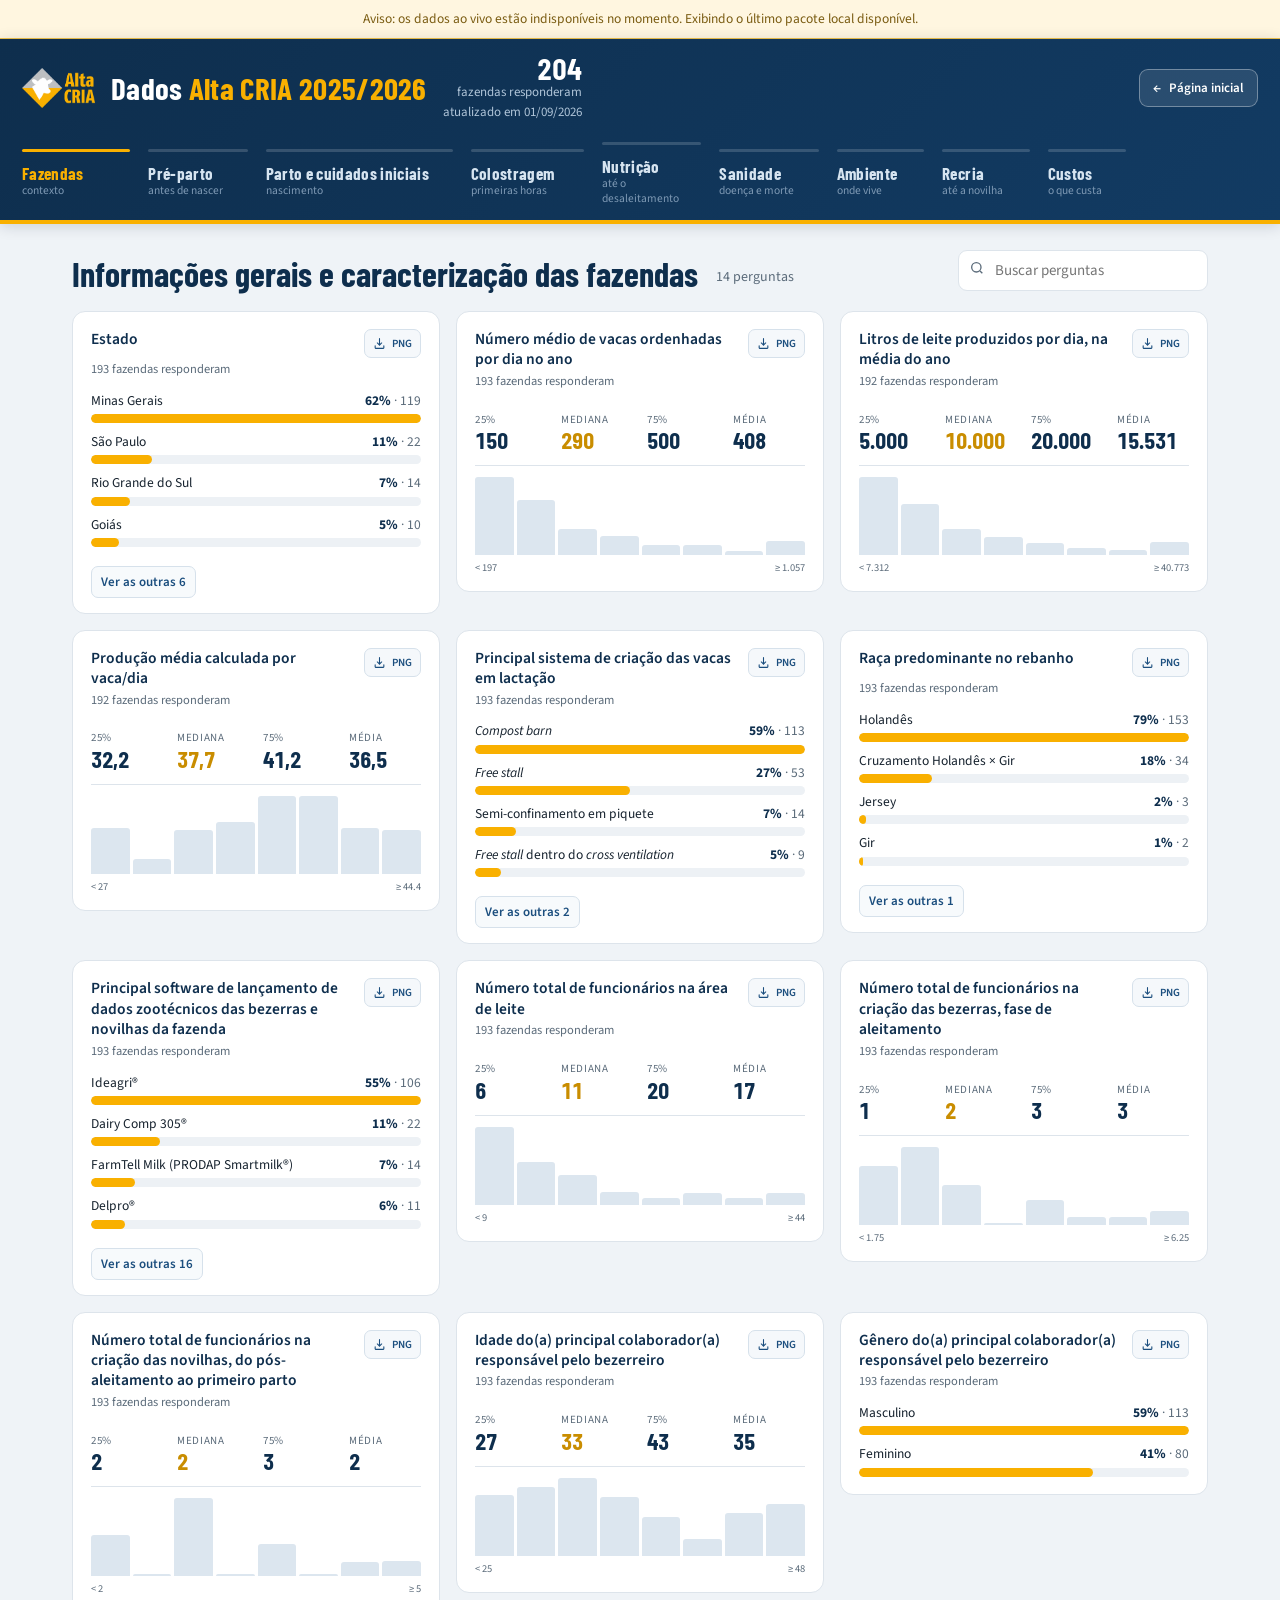
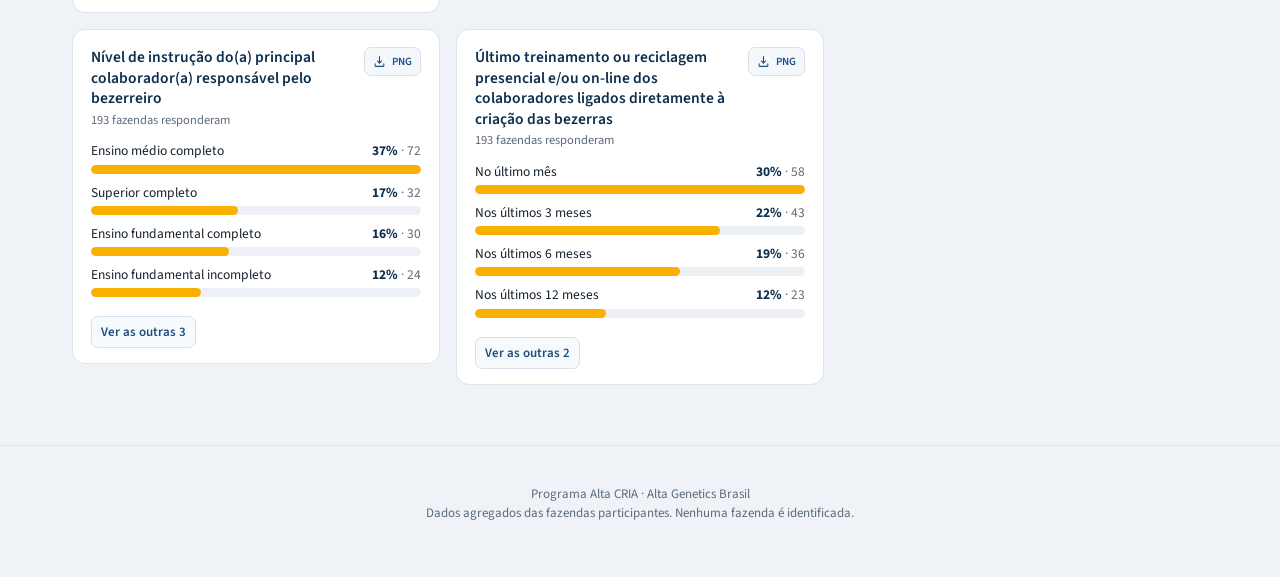
<file: dados/index.html>
<!DOCTYPE html>
<html lang="pt-BR">
<head>
<meta charset="utf-8">
<meta name="viewport" content="width=device-width, initial-scale=1">
<title>Dados Alta CRIA 25-26</title>
<meta name="description" content="Os dados do Programa Alta CRIA, capítulo a capítulo. Consulta aberta à comunidade.">
<meta property="og:type" content="website">
<meta property="og:title" content="Dados Alta CRIA 2025/2026">
<meta property="og:description" content="Como anda a criação de bezerras no Brasil, segundo as fazendas do Programa Alta CRIA.">
<meta property="og:image" content="https://altaleite.github.io/altacria26/og-image.png">
<meta name="theme-color" content="#0E2E4D">
<link rel="icon" href="[data-uri]">
<link rel="preconnect" href="https://fonts.googleapis.com">
<link rel="preconnect" href="https://fonts.gstatic.com" crossorigin>
<link href="https://fonts.googleapis.com/css2?family=Barlow+Condensed:wght@600;700&family=Source+Sans+3:wght@400;600&display=swap" rel="stylesheet">
<style>
  :root{
    --navy:#0E2E4D; --navy2:#123B63; --navy3:#1B4E7E; --ink:#071A2C;
    --am:#F9B000; --am-claro:#FFE9AE; --am-escuro:#C98D00;
    --papel:#EFF3F7; --branco:#fff; --tinta:#16222E; --fraca:#5B6B7A; --linha:#DDE4EB;
    --display:"Barlow Condensed","Arial Narrow",Arial,sans-serif;
    --corpo:"Source Sans 3",-apple-system,"Segoe UI",Arial,sans-serif;
  }
  *{box-sizing:border-box;}
  html,body{margin:0;padding:0;}
  body{background:var(--papel);color:var(--tinta);font-family:var(--corpo);font-size:16px;line-height:1.5;-webkit-font-smoothing:antialiased;}
  .num{font-variant-numeric:tabular-nums;}

  /* ---------- topo ---------- */
  .topo{background:linear-gradient(135deg,var(--navy),var(--navy2));color:#fff;border-bottom:4px solid var(--am);}
  .topo-in{max-width:1744px;margin:0 auto;padding:22px 22px 0;}
  .marca{display:flex;align-items:center;gap:16px;flex-wrap:wrap;}
  .marca img{height:40px;}
  .marca h1{font-family:var(--display);font-weight:700;font-size:31px;margin:0;letter-spacing:.01em;}
  .marca h1 span{color:var(--am);}
  .resumo{margin-left:auto;text-align:right;font-size:13px;color:#AFC4D8;}
  .resumo b{display:block;font-family:var(--display);font-size:30px;color:#fff;line-height:1;}

  /* ---------- linha do tempo (a ordem é a vida do animal) ---------- */
  .trilha{display:grid;grid-template-columns:minmax(0,1fr) minmax(0,1fr) minmax(0,1.75fr) minmax(0,1.12fr) minmax(0,1fr) minmax(0,1fr) minmax(0,.9fr) minmax(0,.9fr) minmax(0,.82fr) minmax(0,1.05fr);gap:0;overflow:visible;padding:20px 0 0;}
  .fase{width:100%;min-width:0;background:none;border:0;cursor:pointer;color:#9FB6CC;font-family:inherit;
    padding:0 9px 14px;position:relative;text-align:left;overflow-wrap:anywhere;}
  .fase:first-child{padding-left:0;}
  .fase .marco{display:block;height:3px;background:rgba(255,255,255,.16);margin-bottom:11px;border-radius:2px;transition:background .18s;}
  .fase .et{display:block;font-family:var(--display);font-weight:700;font-size:17px;color:#D6E4F0;letter-spacing:.02em;transition:color .18s;}
  .fase .sub{display:block;font-size:11.5px;color:#7E99B4;line-height:1.25;margin-top:1px;}
  .fase:hover .et{color:#fff;}
  .fase:hover .marco{background:rgba(249,176,0,.5);}
  .fase[aria-selected="true"] .marco{background:var(--am);}
  .fase[aria-selected="true"] .et{color:var(--am);}
  .fase:focus-visible{outline:2px solid var(--am);outline-offset:2px;}

  /* ---------- corpo ---------- */
  main{max-width:1180px;margin:0 auto;padding:26px 22px 60px;}
  .cabeca{display:flex;align-items:flex-end;gap:18px;flex-wrap:wrap;margin-bottom:20px;}
  .cabeca h2{font-family:var(--display);font-weight:700;font-size:34px;margin:0;color:var(--navy);line-height:1;}
  .cabeca .cont{font-size:14px;color:var(--fraca);padding-bottom:3px;}
  .busca{margin-left:auto;position:relative;}
  .busca input{font-family:inherit;font-size:15px;padding:9px 13px 9px 36px;border:1px solid var(--linha);
    border-radius:9px;background:#fff;width:250px;color:var(--tinta);}
  .busca input:focus{outline:2px solid var(--navy3);outline-offset:0;border-color:var(--navy3);}
  .busca svg{position:absolute;left:11px;top:10px;width:16px;height:16px;fill:none;stroke:var(--fraca);stroke-width:2;}

  .grade{display:grid;grid-template-columns:repeat(auto-fill,minmax(340px,1fr));gap:16px;align-items:start;}
  .cartao{background:var(--branco);border:1px solid var(--linha);border-radius:13px;padding:17px 18px 15px;}
  .cartao .qn{font-family:var(--display);font-weight:700;font-size:13px;color:var(--am-escuro);letter-spacing:.08em;}
  .cartao h3{font-size:15.5px;font-weight:600;margin:1px 0 3px;line-height:1.32;color:var(--navy);}
  .cartao .n{font-size:12.5px;color:var(--fraca);margin-bottom:12px;}

  /* barras (categórico) */
  .b{margin-bottom:9px;}
  .b:last-child{margin-bottom:2px;}
  .b-topo{display:flex;justify-content:space-between;gap:10px;font-size:13.5px;margin-bottom:3px;}
  .b-rot{color:var(--tinta);}
  .b-val{color:var(--fraca);white-space:nowrap;font-variant-numeric:tabular-nums;}
  .b-val b{color:var(--navy);}
  .trilho{height:9px;background:#EDF1F5;border-radius:5px;overflow:hidden;}
  .barra{height:100%;background:var(--am);border-radius:5px;transition:width .5s cubic-bezier(.2,.7,.3,1);}
  .mais{margin-top:9px;background:none;border:0;color:var(--navy3);font-family:inherit;font-size:13px;
    font-weight:600;cursor:pointer;padding:2px 0;}
  .mais:hover{text-decoration:underline;}

  /* numérico */
  .faixas{display:flex;gap:14px;padding:9px 0 12px;border-bottom:1px solid var(--linha);margin-bottom:11px;}
  .fx{flex:1;}
  .fx .r{display:block;font-size:11px;color:var(--fraca);text-transform:uppercase;letter-spacing:.06em;}
  .fx .v{display:block;font-family:var(--display);font-weight:700;font-size:23px;color:var(--navy);line-height:1.1;font-variant-numeric:tabular-nums;}
  .fx.dest .v{color:var(--am-escuro);}
  .hist{display:flex;align-items:flex-end;gap:3px;height:78px;}
  .hb{flex:1;background:#DCE6EF;border-radius:3px 3px 0 0;position:relative;min-height:2px;transition:background .15s;}
  .hb:hover{background:var(--am);}
  .hb span{position:absolute;bottom:100%;left:50%;transform:translateX(-50%);margin-bottom:5px;background:var(--navy);
    color:#fff;font-size:11px;padding:3px 7px;border-radius:5px;white-space:nowrap;opacity:0;pointer-events:none;transition:opacity .12s;}
  .hb:hover span{opacity:1;}
  .heixo{display:flex;justify-content:space-between;font-size:10.5px;color:var(--fraca);margin-top:5px;}

  .vazio{background:#fff;border:1px dashed var(--linha);border-radius:13px;padding:46px 20px;text-align:center;color:var(--fraca);}
  .aviso-demo{background:#FFF6E0;border-bottom:1px solid #F0C24B;color:#7A5C12;font-size:13.5px;text-align:center;padding:9px 16px;}
  footer{border-top:1px solid var(--linha);padding:26px 22px 40px;text-align:center;color:var(--fraca);font-size:13px;}
  @media (max-width:640px){
    .marca h1{font-size:24px;} .resumo{margin-left:0;text-align:left;width:100%;}
    .busca{margin-left:0;width:100%;} .busca input{width:100%;} .cabeca h2{font-size:27px;}
  }
  @media (prefers-reduced-motion:reduce){ *{transition:none !important;} }
</style>
<style>
  /* Ajustes de navegação e interação */
  .topo{position:sticky;top:0;z-index:100;box-shadow:0 2px 14px rgba(7,26,44,.16)}
  .topo-in{padding-top:14px}
  .marca{flex-wrap:nowrap}
  .voltar-inicio{margin-left:auto;display:inline-flex;align-items:center;gap:8px;background:rgba(255,255,255,.1);border:1px solid rgba(255,255,255,.35);color:#fff;border-radius:9px;padding:9px 13px;font:600 13px var(--corpo);cursor:pointer;transition:background .18s,border-color .18s,transform .18s;white-space:nowrap}
  .voltar-inicio:hover{background:var(--am);border-color:var(--am-escuro);color:var(--navy);transform:translateY(-1px)}
  .voltar-inicio:focus-visible,.exportar:focus-visible,.mais:focus-visible{outline:2px solid var(--am);outline-offset:3px}
  .resumo{margin-left:0}
  .cartao{position:relative;padding-top:17px}
  .cartao-cabeca{display:flex;align-items:flex-start;gap:12px;margin-bottom:2px}
  .cartao-cabeca h3{flex:1;margin:0}
  .exportar{display:inline-flex;align-items:center;gap:6px;flex:0 0 auto;background:#F5F8FB;border:1px solid #D6E1EB;color:var(--navy3);border-radius:7px;padding:6px 8px;font:600 11px var(--corpo);cursor:pointer;transition:.18s}
  .exportar:hover{background:var(--navy);border-color:var(--navy);color:#fff}
  .exportar svg{width:13px;height:13px;fill:none;stroke:currentColor;stroke-width:2;stroke-linecap:round;stroke-linejoin:round}
  .mais{display:inline-flex;align-items:center;gap:5px;border:1px solid #D6E1EB;border-radius:7px;background:#F7FAFC;padding:6px 9px;margin-top:10px}
  .mais:hover{background:#EAF1F7;text-decoration:none}
  .filtro-card{display:flex;align-items:center;gap:9px;margin:8px 0 13px;padding:9px 10px;background:#F7FAFC;border:1px solid #DDE7EF;border-radius:8px;color:var(--fraca);font-size:12px}
  .filtro-card label{font-weight:600;white-space:nowrap}
  .filtro-card select{min-width:0;flex:1;border:1px solid #C9D7E3;border-radius:7px;background:#fff;color:var(--navy);padding:7px 9px;font:600 12px var(--corpo);cursor:pointer}
  .filtro-card select:focus{outline:2px solid var(--navy3);outline-offset:1px}
  @media (max-width:1100px){
    .trilha{grid-template-columns:repeat(5,minmax(0,1fr));row-gap:10px;}
    .fase:nth-child(6){padding-left:0;}
  }
  @media (max-width:640px){
    .topo-in{padding-top:10px}.marca{flex-wrap:wrap;gap:10px}.marca img{height:32px}.voltar-inicio{order:3;margin-left:0}.resumo{width:auto;text-align:right;margin-left:auto}
    .trilha{grid-template-columns:repeat(2,minmax(0,1fr));padding-top:13px;row-gap:10px}
    .fase{padding-right:12px}.fase:nth-child(odd){padding-left:0}.fase:nth-child(6){padding-left:9px}.fase .et{font-size:15px}
  }
</style>
<!-- Ícone transparente: evita que a marca Alta apareça na aba do navegador. -->
<link rel="icon" type="image/svg+xml" sizes="any" href="data:image/svg+xml,%3Csvg xmlns='http://www.w3.org/2000/svg' width='1' height='1'%3E%3C/svg%3E">
</head>
<body>

<div id="demo" class="aviso-demo" hidden></div>

<header class="topo">
  <div class="topo-in">
    <div class="marca">
      <img src="[data-uri]" alt="Alta CRIA">
      <h1>Dados <span>Alta CRIA 2025/2026</span></h1>
      <div class="resumo"><b class="num" id="nFaz">—</b> fazendas responderam<br><span id="quando"></span></div>
      <button class="voltar-inicio" id="voltarInicio" type="button" aria-label="Voltar à página inicial">
        <span aria-hidden="true">←</span> Página inicial
      </button>
    </div>
    <nav class="trilha" id="trilha" role="tablist" aria-label="Etapas"></nav>
  </div>
</header>

<main>
  <div class="cabeca">
    <h2 id="tituloCap">—</h2>
    <span class="cont" id="contCap"></span>
    <div class="busca">
      <svg viewBox="0 0 24 24"><circle cx="11" cy="11" r="7"/><path d="M20 20l-3.5-3.5"/></svg>
      <input id="busca" type="search" placeholder="Buscar perguntas" aria-label="Buscar em todas as perguntas">
    </div>
  </div>
  <div class="grade" id="grade"></div>
  <div class="vazio" id="vazio" hidden></div>
</main>

<footer>
  <p>Programa Alta CRIA · Alta Genetics Brasil<br>
  Dados agregados das fazendas participantes. Nenhuma fazenda é identificada.</p>
</footer>

<script id="legacy-script">
const FASES = {"1": ["Fazendas", "contexto"], "2": ["Pré-parto", "antes de nascer"], "3": ["Parto e cuidados iniciais", "nascimento"], "4": ["Colostragem", "primeiras horas"], "5": ["Nutrição", "até o desaleitamento"], "6": ["Sanidade", "doença e morte"], "7": ["Ambiente", "onde vive"], "8": ["Recria", "até a novilha"], "9": ["Custos", "o que custa"], "10": ["O programa", "devolutiva"]};
let DADOS = null, capAtual = 0, termo = '';
let DADOS_AO_VIVO = false;
const FILTROS_MOCHACAO = { q070: '', q071: '' };
const FILTROS_CUSTO = { q182: '', q184: '' };
const API_DADOS = 'https://script.google.com/macros/s/AKfycbw1zIn_bEKJnIRQhOoAmt5iOxoDVYw4NZtxAlDxIaN8Y5yvXAH1wwC8Cq9Vwj5FCqYvtg/exec?api=dados_publicos';
// A prévia do ChatGPT bloqueia conexões externas e exibe um pedido de
// permissão. A API ao vivo só é consultada no endereço público do GitHub.
const PODE_CONSULTAR_API = location.hostname === 'altaleite.github.io';
const $ = id => document.getElementById(id);
const nf = n => Number(n).toLocaleString('pt-BR', { maximumFractionDigits: 1 });
const pct = n => Math.round(Number(n) || 0).toLocaleString('pt-BR', { maximumFractionDigits: 0 });
const esc = s => String(s).replace(/[&<>"]/g, c => ({ '&':'&amp;','<':'&lt;','>':'&gt;','"':'&quot;' }[c]));
const PERGUNTAS_INTEIRAS = new Set(['q025', 'q026', 'q031', 'q033', 'q034', 'q051', 'q071', 'q092', 'q176']);
function ehPerguntaInicioReducaoGradual(q) {
  const t = chave(q?.titulo || '');
  return t.includes('sistema de aleitamento') && t.includes('gradual') && t.includes('quantos dias de vida') && t.includes('primeira reducao');
}
function numeroPergunta(q, valor) {
  const inteiro = Math.round(Number(valor) || 0).toLocaleString('pt-BR', { maximumFractionDigits: 0 });
  if (ehPerguntaCusto(q)) return `R$ ${inteiro}`;
  if (PERGUNTAS_INTEIRAS.has(String(q.id || ''))) return inteiro;
  return nf(valor);
}
function numeroMediaPergunta(q, valor) {
  if (ehPerguntaInicioReducaoGradual(q)) {
    return Math.round(Number(valor) || 0).toLocaleString('pt-BR', { maximumFractionDigits: 0 });
  }
  return numeroPergunta(q, valor);
}
function faixaPergunta(q, faixa) {
  if (!PERGUNTAS_INTEIRAS.has(String(q.id || '')) && !ehPerguntaCusto(q)) return String(faixa || '');
  return String(faixa || '').replace(/-?\d+(?:[.,]\d+)?/g, valor => {
    const numero = Math.round(Number(valor.replace(',', '.')) || 0).toLocaleString('pt-BR', { maximumFractionDigits: 0 });
    return ehPerguntaCusto(q) ? `R$ ${numero}` : numero;
  });
}
function textoFormatado(valor) {
  return esc(valor)
    .replace(/free stall/gi, '<i>Free stall</i>')
    .replace(/compost barn/gi, '<i>Compost barn</i>')
    .replace(/cross ventilation/gi, '<i>cross ventilation</i>')
    .replace(/tie stall/gi, '<i>Tie stall</i>')
    .replace(/calf-tel/gi, '<i>Calf-tel</i>')
    .replace(/milk bar/gi, '<i>Milk bar</i>')
    .replace(/colostro balls/gi, '<i>Colostro Balls</i>')
    .replace(/zip[\s-]?lock/gi, '<i>Zip Lock</i>')
    .replace(/ad libitum/gi, '<i>ad libitum</i>');
}

const iconeExportar = '<svg viewBox="0 0 24 24" aria-hidden="true"><path d="M12 3v12m0 0 4-4m-4 4-4-4M5 21h14a1 1 0 0 0 1-1v-4M4 16v4a1 1 0 0 0 1 1"/></svg>';
const removerAcentos = valor => String(valor ?? '').normalize('NFD').replace(/[\u0300-\u036f]/g, '');
const chave = valor => removerAcentos(valor).toLowerCase().replace(/[^a-z0-9]+/g, ' ').trim();
const ESTADOS = {
  ac:'Acre', acre:'Acre', al:'Alagoas', alagoas:'Alagoas', ap:'Amapá', amapa:'Amapá', am:'Amazonas', amazonas:'Amazonas', ba:'Bahia', bahia:'Bahia', ce:'Ceará', ceara:'Ceará', df:'Distrito Federal', distritofederal:'Distrito Federal', es:'Espírito Santo', espiritosanto:'Espírito Santo', go:'Goiás', goias:'Goiás', ma:'Maranhão', maranhao:'Maranhão', mt:'Mato Grosso', matogrosso:'Mato Grosso', ms:'Mato Grosso do Sul', matogrossodosul:'Mato Grosso do Sul', mg:'Minas Gerais', minasgerais:'Minas Gerais', pa:'Pará', para:'Pará', pb:'Paraíba', paraiba:'Paraíba', pr:'Paraná', parana:'Paraná', pe:'Pernambuco', pernambuco:'Pernambuco', pi:'Piauí', piaui:'Piauí', rj:'Rio de Janeiro', riodejaneiro:'Rio de Janeiro', rn:'Rio Grande do Norte', riograndedonorte:'Rio Grande do Norte', rs:'Rio Grande do Sul', riograndedosul:'Rio Grande do Sul', ro:'Rondônia', rondonia:'Rondônia', rr:'Roraima', roraima:'Roraima', sc:'Santa Catarina', santacatarina:'Santa Catarina', sp:'São Paulo', saopaulo:'São Paulo', se:'Sergipe', sergipe:'Sergipe', to:'Tocantins', tocantins:'Tocantins'
};
function tituloPergunta(q) {
  const t = String(q.titulo || '').trim(), id = idPergunta(q);
  if (id.includes('q046') || chave(t) === 'voce utiliza sais anionicos na dieta das novilhas no pre parto') {
    return 'Utilização de sais aniônicos na dieta das novilhas no pré-parto?';
  }
  return chave(t) === 'informacoes gerais e caracterizacao da fazenda' ? 'Informações gerais e caracterização das fazendas' : t;
}
function deveOcultar(q) {
  const id = idPergunta(q);
  return ['q008', 'q049', 'q050', 'q153', 'q154', 'q162', 'q163', 'q179', 'q180', 'q183', 'q185'].includes(id) || chave(q.titulo).includes('modo de envio de dados para o programa alta cria');
}
function idPergunta(q) { return chave(q.id || q.codigo || q.campo || q.num); }
function ehPerguntaSucedaneoSolidos(q) {
  const t = chave(q.titulo);
  return t.includes('sucedaneo utilizado') && t.includes('diluido em agua') && t.includes('solidos totais');
}
function ehPerguntaAdensamento(q) {
  const t = chave(q.titulo);
  return t.includes('leite fornecido') && t.includes('adensado') && t.includes('solidos totais final');
}
function ehPerguntaProteinaConcentrado(q) {
  const t = chave(q.titulo);
  return t.includes('percentual de proteina bruta') && t.includes('concentrado');
}
function ehPerguntaCusto(q) {
  const id = idPergunta(q);
  return id === 'q182' || id === 'q184';
}
function ehPerguntaCriteriosDesaleitamento(q) {
  const t = chave(q.titulo);
  return t.includes('quais criterios a fazenda considera para desaleitar as bezerras');
}
function ehPerguntaMonitoramentoTristeza(q) {
  const t = chave(q.titulo);
  return t.includes('como e feito o monitoramento da tristeza parasitaria bovina') && t.includes('cria') && t.includes('recria');
}
function deveOrdenarPorPercentualDaOpcao(q) {
  return ehPerguntaSucedaneoSolidos(q) || ehPerguntaAdensamento(q) || ehPerguntaProteinaConcentrado(q);
}
function deveExibirOpcaoComoPercentual(q) {
  return ehPerguntaAdensamento(q) || ehPerguntaProteinaConcentrado(q);
}
function percentualEmEscala100(valor) {
  const n = Number(String(valor).replace(',', '.'));
  if (!Number.isFinite(n)) return null;
  return Math.abs(n) > 0 && Math.abs(n) <= 1 ? n * 100 : n;
}
function formatarNumeroPercentual(valor) {
  const n = percentualEmEscala100(valor);
  if (n === null) return String(valor);
  return n.toLocaleString('pt-BR', { maximumFractionDigits: 2 });
}
function valorPercentualOpcao(rotulo) {
  const texto = removerAcentos(rotulo).toLowerCase().replace(/,/g, '.');
  const proporcao = texto.match(/(-?\d+(?:\.\d+)?)\s*:\s*(-?\d+(?:\.\d+)?)/);
  if (proporcao) {
    const parteSolido = Number(proporcao[1]), parteAgua = Number(proporcao[2]);
    if (parteSolido > 0 && parteAgua > 0) return parteSolido * 100 / (parteSolido + parteAgua);
  }
  const pctExplicito = texto.match(/(-?\d+(?:\.\d+)?)\s*%/);
  if (pctExplicito) return percentualEmEscala100(pctExplicito[1]);
  const numero = texto.match(/-?\d+(?:\.\d+)?/);
  return numero ? percentualEmEscala100(numero[0]) : null;
}
function formatarOpcaoPercentual(q, rotulo) {
  const original = String(rotulo || '').trim();
  if (!deveExibirOpcaoComoPercentual(q) || !/\d/.test(original)) return original;
  const unidade = ehPerguntaAdensamento(q) ? ' de sólidos totais' : ' de PB';
  return original.replace(/(-?\d+(?:[.,]\d+)?)\s*%?/g, (_, valor) => `${formatarNumeroPercentual(valor)}%${unidade}`);
}
function opcaoSemAdensamento(q, rotulo) {
  if (!ehPerguntaAdensamento(q)) return false;
  const k = chave(rotulo);
  return k.startsWith('nao e realizado o adensamento da dieta liquida');
}
const ORDEM_CRITERIOS_DESALEITAMENTO = [
  ['consumo de concentrado', 'Consumo de concentrado'],
  ['idade', 'Idade'],
  ['lotacao no bezerreiro', 'Lotação no bezerreiro'],
  ['peso', 'Peso']
];
function normalizarCombinacaoCriterios(valor) {
  const bruto = Array.isArray(valor) ? valor.join(' | ') : String(valor ?? '').trim();
  if (!bruto) return '';
  let partes = bruto.split(/\s*\|\s*|\s*;\s*|\s*\n\s*/).filter(Boolean);
  const ch = chave(bruto);
  const reconhecidos = ORDEM_CRITERIOS_DESALEITAMENTO.filter(([k]) => ch.includes(k)).length;
  if (partes.length === 1 && reconhecidos >= 2 && bruto.includes(',')) {
    partes = bruto.split(/\s*,\s*/).filter(Boolean);
  }
  const vistos = new Set();
  const itens = [];
  partes.forEach(parte => {
    const kp = chave(parte);
    const conhecido = ORDEM_CRITERIOS_DESALEITAMENTO.find(([k]) => kp === k || kp.includes(k));
    const nome = conhecido ? conhecido[1] : String(parte).trim();
    const kn = chave(nome);
    if (!kn || vistos.has(kn)) return;
    vistos.add(kn);
    itens.push(nome);
  });
  itens.sort((a, b) => {
    const ia = ORDEM_CRITERIOS_DESALEITAMENTO.findIndex(([k]) => chave(a).includes(k));
    const ib = ORDEM_CRITERIOS_DESALEITAMENTO.findIndex(([k]) => chave(b).includes(k));
    const pa = ia < 0 ? 999 : ia, pb = ib < 0 ? 999 : ib;
    return pa - pb || a.localeCompare(b, 'pt-BR');
  });
  return itens.join(' | ');
}
function opcoesCriteriosDesaleitamento(q, opcoesPadrao) {
  if (!ehPerguntaCriteriosDesaleitamento(q)) return { opcoes: opcoesPadrao, combinadas: false };
  const fontes = [q.combinacoes, q.respostas_combinadas, q.respostas_individuais, q.respostas];
  const fonte = fontes.find(lista => Array.isArray(lista) && lista.length);
  if (fonte) {
    const mapa = new Map();
    fonte.forEach(item => {
      let resposta, n = 1;
      if (typeof item === 'string' || Array.isArray(item)) resposta = item;
      else if (item && typeof item === 'object') {
        resposta = item.rotulo ?? item.resposta ?? item.valor ?? item.opcoes ?? item.criterios;
        n = Number(item.n ?? item.quantidade ?? item.count ?? 1) || 1;
      }
      const rotulo = normalizarCombinacaoCriterios(resposta);
      if (!rotulo) return;
      const k = chave(rotulo), atual = mapa.get(k) || { rotulo, n: 0 };
      atual.n += n; mapa.set(k, atual);
    });
    if (mapa.size) return { opcoes: [...mapa.values()], combinadas: true };
  }
  const mapa = new Map();
  (opcoesPadrao || []).forEach(item => {
    const rotulo = normalizarCombinacaoCriterios(item.rotulo);
    if (!rotulo) return;
    const k = chave(rotulo), atual = mapa.get(k) || { rotulo, n: 0 };
    atual.n += Number(item.n) || 0; mapa.set(k, atual);
  });
  return { opcoes: [...mapa.values()], combinadas: false };
}
const ORDEM_MONITORAMENTO_TRISTEZA = [
  ['avaliacao periodica da temperatura retal dos animais', 'Avaliação periódica da temperatura retal dos animais'],
  ['comportamento do animal', 'Comportamento do animal'],
  ['hematocrito', 'Hematócrito'],
  ['exame de lamina sangue', 'Exame de lâmina (sangue)'],
  ['colares e ou brincos', 'Colares e/ou brincos'],
  ['nao e monitorada', 'Não é monitorada']
];
function normalizarCombinacaoMonitoramentoTristeza(valor) {
  const bruto = Array.isArray(valor) ? valor.join(' | ') : String(valor ?? '').trim();
  if (!bruto) return '';
  let partes = bruto.split(/\s*\|\s*|\s*;\s*|\s*\n\s*/).filter(Boolean);
  const ch = chave(bruto);
  const reconhecidos = ORDEM_MONITORAMENTO_TRISTEZA.filter(([k]) => ch.includes(k)).length;
  if (partes.length === 1 && reconhecidos >= 2 && bruto.includes(',')) partes = bruto.split(/\s*,\s*/).filter(Boolean);
  const vistos = new Set(), itens = [];
  partes.forEach(parte => {
    const kp = chave(parte);
    const conhecido = ORDEM_MONITORAMENTO_TRISTEZA.find(([k]) => kp === k || kp.includes(k));
    const nome = conhecido ? conhecido[1] : String(parte).trim();
    const kn = chave(nome);
    if (!kn || vistos.has(kn)) return;
    vistos.add(kn); itens.push(nome);
  });
  itens.sort((a, b) => {
    const ia = ORDEM_MONITORAMENTO_TRISTEZA.findIndex(([k]) => chave(a).includes(k));
    const ib = ORDEM_MONITORAMENTO_TRISTEZA.findIndex(([k]) => chave(b).includes(k));
    const pa = ia < 0 ? 999 : ia, pb = ib < 0 ? 999 : ib;
    return pa - pb || a.localeCompare(b, 'pt-BR');
  });
  return itens.join(' | ');
}
function opcoesMonitoramentoTristeza(q, opcoesPadrao) {
  if (!ehPerguntaMonitoramentoTristeza(q)) return { opcoes: opcoesPadrao, combinadas: false };
  const fontes = [q.combinacoes, q.respostas_combinadas, q.respostas_individuais, q.respostas];
  const fonte = fontes.find(lista => Array.isArray(lista) && lista.length);
  const mapa = new Map();
  const acumular = (resposta, n = 1) => {
    const rotulo = normalizarCombinacaoMonitoramentoTristeza(resposta);
    if (!rotulo) return;
    const k = chave(rotulo), atual = mapa.get(k) || { rotulo, n: 0 };
    atual.n += Number(n) || 0; mapa.set(k, atual);
  };
  if (fonte) {
    fonte.forEach(item => {
      if (typeof item === 'string' || Array.isArray(item)) acumular(item, 1);
      else if (item && typeof item === 'object') acumular(item.rotulo ?? item.resposta ?? item.valor ?? item.opcoes ?? item.criterios ?? item.monitoramento, item.n ?? item.quantidade ?? item.count ?? 1);
    });
    if (mapa.size) return { opcoes: [...mapa.values()], combinadas: true };
  }
  (opcoesPadrao || []).forEach(item => acumular(item.rotulo, item.n));
  return { opcoes: [...mapa.values()], combinadas: false };
}
function respostaOutro(q) {
  const fontes = [q.q029_outro, q.q030_outro, q.outro, q.outros, q.opcoes_outro, q.detalhes_outro], itens = [];
  fontes.forEach(fonte => { if (Array.isArray(fonte)) itens.push(...fonte); else if (fonte && typeof fonte === 'object') itens.push(...Object.entries(fonte).map(([rotulo, n]) => typeof n === 'object' ? n : ({ rotulo, n }))); else if (typeof fonte === 'string' && fonte.trim()) itens.push({ rotulo: fonte, n: 1 }); });
  return itens.map(item => ({ rotulo: String(item.rotulo || item.label || item.resposta || item.valor || '').trim(), n: Number(item.n || item.quantidade || item.count || 1) })).filter(item => item.rotulo);
}
function rotuloPadrao(q, rotulo) {
  let original = String(rotulo || '').replace(/\s+/g, ' ').trim();
  const identificador = idPergunta(q);
  if (identificador.includes('q039') || identificador.includes('q040')) {
    original = original.replace(/\d+(?:[.,]\d+)?/g, valor =>
      Number(valor.replace(',', '.')).toLocaleString('pt-BR', { minimumFractionDigits: 2, maximumFractionDigits: 2 })
    );
  }
  original = formatarOpcaoPercentual(q, original);
  const k = chave(original);
  if (chave(q.titulo).includes('estado') && ESTADOS[k]) return ESTADOS[k];
  if (['sim', 'yes'].includes(k)) return 'Sim'; if (['nao', 'no'].includes(k)) return 'Não'; if (['na', 'n a', 'nao se aplica'].includes(k)) return 'Não se aplica';
  if (!original) return 'Sem informação';
  if (identificador.includes('q044')) return original;
  // Preserva siglas exatamente como vieram da planilha (ex.: CCPR), sem convertê-las para Ccpr.
  if (/\b[A-ZÁÉÍÓÚÂÊÔÃÕÇ]{2,}\b/.test(original)) return original;
  return original === original.toLocaleUpperCase('pt-BR') || original === original.toLocaleLowerCase('pt-BR')
    ? original.toLocaleLowerCase('pt-BR').replace(/^./, letra => letra.toLocaleUpperCase('pt-BR')) : original;
}

const ORDEM_RESPOSTAS = {
  q038: ['30 dias ou menos', '45 dias', '60 dias ou mais'],
  q039: ['< 2,50', '2,50 a 2,75', '3,00', '3,25 a 3,50', '3,75', '> 3,75', 'Não é avaliado'],
  q040: ['< 2,50', '2,50 a 2,75', '3,00', '3,25 a 3,50', '3,75', '> 3,75', 'Não é avaliado'],
  q041: ['60 dias antes da data prevista do parto', '30 dias antes da data prevista do parto', 'Não são resfriadas com ventilação + aspersão'],
  q042: ['60 dias antes da data prevista do parto', '30 dias antes da data prevista do parto', 'Não são resfriadas com ventilação + aspersão'],
  q053: ['1 vez', '2 vezes', '3 vezes ou mais'],
  q054: ['1 vez', '2 vezes', '3 vezes ou mais'],
  q055: ['1 vez', '2 vezes', '3 vezes ou mais', 'Nunca'],
  q056: ['≤ 30 minutos', '1 hora', '2 horas', '3 horas', 'Não possui protocolo'],
  q058: ['≤ 30 minutos', '1 hora', '2 horas', '3 a 8 horas', '9 a 24 horas', '25 horas até 48 horas'],
  q066: ['1 vez', '2 vezes', '3 vezes', '> 3 vezes'],
  q067: ['1 dia', '2 dias', '3 dias', 'Até cair']
  ,q078: ['< 10% do peso vivo ao nascimento', '10% do peso vivo ao nascimento', '> 10% do peso vivo ao nascimento', '1 a 1,5 pacotes de colostro em pó', '2 ou mais pacotes de colostro em pó']
  ,q081: ['< 5% do peso vivo ao nascimento', '5% do peso vivo ao nascimento', '> 5% do peso vivo ao nascimento', '1 a 1,5 pacotes de colostro em pó', '2 ou mais pacotes de colostro em pó']
  ,q190: ['Colostro de excelente qualidade (≥ 25 de Brix), com 1 fornecimento', 'Colostro de excelente qualidade (≥ 25 de Brix), com 2 fornecimentos', 'Colostro de média qualidade (22 a 24 de Brix), com 1 fornecimento', 'Colostro de média qualidade (22 a 24 de Brix), com 2 fornecimentos', 'Colostro de baixa qualidade (< 22 de Brix), com 1 fornecimento', 'Colostro de baixa qualidade (< 22 de Brix), com 2 fornecimentos', '1 pacote de colostro em pó', '1,5 ou 2 pacotes de colostro em pó', 'Não é feita colostragem']
};
const NOMES_VACINAS = new Map(Object.entries({
  'scourguard 4kc': 'ScourGuard® 4KC',
  'rotatec j5': 'ROTATEC J5®',
  'j vac': 'J-VAC®',
  'providean entero plus 7': 'Providean® Entero Plus 7',
  'rotavec corona': 'ROTAVEC® CORONA',
  'bovilis poli star t': 'Bovilis® Poli-Star® T',
  'poli star': 'POLI-STAR®',
  'topvac': 'TOPVAC®',
  'bioleptogen': 'BIOLEPTOGEN®',
  'bioqueratogen oleo': 'BIOQUERATOGEN® ÓLEO',
  'cattlemaster gold fp 5 l5': 'CattleMaster® GOLD FP® 5/L5',
  'hiprabovis ibr marker live': 'HIPRABOVIS® IBR MARKER LIVE',
  'hiprabovis somni lkt': 'HIPRABOVIS® SOMNI/Lkt',
  'hiprabovis lepto': 'HIPRABOVIS® LEPTO',
  'morak 5': 'MORAK® 5',
  'inforce 3': 'INFORCE™ 3',
  'providean repro 12': 'Providean® Repro 12',
  'vaxall cd': 'Vaxall® CD',
  'vacina vac cherry': 'Vac-Cherry® Reprodutiva',
  'vacina autogena inata': 'Vacina autógena Inata',
  'vacina autogena microvet': 'Vacina autógena – Microvet'
}));
const ITENS_NAO_VALIDOS_COMO_VACINA = new Set([
  'eprecis', // eprinomectina injetável: antiparasitário, não vacina
  'outra',
  'outro'
]);
function normalizarVacina(rotulo) {
  const k = chave(rotulo);
  return NOMES_VACINAS.get(k) || rotulo;
}
function vacinaValidaParaLista(rotulo) {
  return !ITENS_NAO_VALIDOS_COMO_VACINA.has(chave(rotulo));
}
function respostaNegativa(rotulo) {
  const k = chave(rotulo);
  return /^(nao\b|nenhum\b|nenhuma\b|nunca\b|sem\b)/.test(k) ||
    /\bnao (e|sao|foi|foram|possui|possuem|utiliza|utilizam|usa|usam|recebe|recebem|controlado|controlada|registra|tem|temos)\b/.test(k);
}
function deveOrdenarLogicamente(q, opcoes) {
  const titulo = chave(q.titulo);
  const assuntoOrdenavel = /(tempo|idade|numero|quantidade|brix|frequencia|intervalo|temperatura|percentual|volume|tentativa|quantos|ponto de corte|nota)/.test(titulo);
  if (!assuntoOrdenavel) return false;
  const validas = opcoes.filter(o => !respostaNegativa(o.rotulo));
  const numericas = validas.filter(o => valorLogico(o.rotulo) !== null).length;
  return numericas >= 2 && numericas >= Math.ceil(validas.length * .5);
}
function valorLogico(rotulo) {
  const texto = removerAcentos(rotulo).toLowerCase().replace(/,/g, '.');
  if (/\b(imediatamente|ao nascer|no nascimento|desde o nascimento)\b/.test(texto)) return { valor: 0, relacao: -2 };
  const achado = texto.match(/\d+(?:\.\d+)?/);
  if (!achado) return null;
  const numero = Number(achado[0]);
  const depois = texto.slice(achado.index + achado[0].length);
  let fator = 1;
  if (/\bsegundo/.test(depois)) fator = 1 / 60;
  else if (/\bminuto/.test(depois)) fator = 1;
  else if (/\bhora/.test(depois) || /^\s*h\b/.test(depois)) fator = 60;
  else if (/\bdia/.test(depois)) fator = 1440;
  else if (/\bsemana/.test(depois)) fator = 10080;
  else if (/\bmes/.test(depois)) fator = 43200;
  else if (/\bano/.test(depois)) fator = 525600;
  const antes = texto.slice(0, achado.index);
  const relacao = /<|≤|ate\s*$|menos de\s*$/.test(antes) ? -1 :
    (/>|≥|mais de\s*$/.test(antes) || /\bou mais\b/.test(depois) ? 1 : 0);
  return { valor: numero * fator, relacao };
}
function ordenarRespostas(q, opcoes) {
  const id = idPergunta(q).match(/q\d{3}/)?.[0] || '';
  const ordem = ORDEM_RESPOSTAS[id];
  const posicoes = ordem ? new Map(ordem.map((rotulo, i) => [chave(rotulo), i])) : null;
  const ordemLogica = deveOrdenarLogicamente(q, opcoes);
  return [...opcoes].sort((a, b) => {
    const aNegativa = respostaNegativa(a.rotulo);
    const bNegativa = respostaNegativa(b.rotulo);
    if (aNegativa !== bNegativa) return aNegativa ? 1 : -1;
    if (posicoes) {
      const pa = posicoes.has(chave(a.rotulo)) ? posicoes.get(chave(a.rotulo)) : ordem.length;
      const pb = posicoes.has(chave(b.rotulo)) ? posicoes.get(chave(b.rotulo)) : ordem.length;
      if (pa !== pb) return pa - pb;
    }
    if (deveOrdenarPorPercentualDaOpcao(q) && !aNegativa && !bNegativa) {
      const va = valorPercentualOpcao(a.rotulo), vb = valorPercentualOpcao(b.rotulo);
      if (va !== null && vb !== null && va !== vb) return va - vb;
      if ((va !== null) !== (vb !== null)) return va !== null ? -1 : 1;
    }
    if (ordemLogica && !aNegativa && !bNegativa) {
      const va = valorLogico(a.rotulo), vb = valorLogico(b.rotulo);
      if (va && vb && va.valor !== vb.valor) return va.valor - vb.valor;
      if (va && vb && va.relacao !== vb.relacao) return va.relacao - vb.relacao;
      if (va !== vb) return va ? -1 : 1;
    }
    return b.n - a.n || a.rotulo.localeCompare(b.rotulo, 'pt-BR');
  });
}
function denominadorReal(q) {
  if (Number(q.n) > 0) return Number(q.n);
  if (!Array.isArray(q.opcoes)) return Number(q.n) || 0;
  const estimativas = q.opcoes.map(o => { const n = Number(o.n), pct = Number(o.pct); return n > 0 && pct > 0 ? n * 100 / pct : 0; }).filter(Number.isFinite).sort((a,b) => a-b);
  return estimativas.length ? Math.max(1, Math.round(estimativas[Math.floor(estimativas.length / 2)])) : Number(q.n) || 0;
}
function prepararPergunta(q) {
  if (!q || typeof q !== 'object') return q;
  q.titulo = tituloPergunta(q);
  let opcoesFonte = Array.isArray(q.opcoes) ? q.opcoes : [];
  const criterios = opcoesCriteriosDesaleitamento(q, opcoesFonte);
  opcoesFonte = criterios.opcoes;
  const tristeza = opcoesMonitoramentoTristeza(q, opcoesFonte);
  opcoesFonte = tristeza.opcoes;
  if (ehPerguntaAdensamento(q)) {
    opcoesFonte = opcoesFonte.filter(opcao => !opcaoSemAdensamento(q, opcao.rotulo));
  }
  let denominador = denominadorReal(q);
  if (ehPerguntaAdensamento(q) || criterios.combinadas || tristeza.combinadas) {
    denominador = opcoesFonte.reduce((soma, opcao) => soma + (Number(opcao.n) || 0), 0);
  }
  if (denominador) q.n = denominador;
  if (Array.isArray(opcoesFonte)) {
    const outros = respostaOutro(q), identificador = idPergunta(q), substituirOutro = identificador.includes('q029') || identificador.includes('q030') || chave(q.titulo).includes('raca predominante') || chave(q.titulo).includes('principal software'), acumulado = new Map();
    function inserir(rotulo, n) { const nome = rotuloPadrao(q, rotulo), k = chave(nome), atual = acumulado.get(k) || { rotulo: nome, n: 0 }; atual.n += n; acumulado.set(k, atual); }
    opcoesFonte.forEach(opcao => {
      const pendente = chave(opcao.rotulo).includes('outro aguardando classificacao');
      if (pendente && substituirOutro && outros.length) {
        outros.forEach(item => inserir(item.rotulo, item.n));
        return;
      }
      if (identificador.includes('q044')) {
        if (!vacinaValidaParaLista(opcao.rotulo)) return;
        inserir(normalizarVacina(opcao.rotulo), Number(opcao.n) || 0);
        return;
      }
      inserir(opcao.rotulo, Number(opcao.n) || 0);
    });
    q.opcoes = ordenarRespostas(q, [...acumulado.values()]).map(o => ({ ...o, pct: denominador ? o.n * 100 / denominador : 0 }));
  }
  if (Array.isArray(q.recortes_tipo_mochacao)) {
    q.recortes_tipo_mochacao = q.recortes_tipo_mochacao.map(recorte => ({
      ...recorte,
      dados: prepararPergunta({
        ...(recorte.dados || {}),
        id: q.id,
        titulo: q.titulo
      })
    }));
  }
  return q;
}
function prepararDados(dados) {
  if (!dados || !Array.isArray(dados.capitulos)) return dados;
  dados.capitulos = dados.capitulos.filter(c => String(c.idx) !== '10');
  dados.capitulos.forEach(c => {
    if (String(c.idx) === '3') c.titulo = 'Parto e cuidados iniciais';
    else if (chave(c.titulo) === 'informacoes gerais e caracterizacao da fazenda') c.titulo = 'Informações gerais e caracterização das fazendas';
    c.perguntas = (c.perguntas || []).filter(q => !deveOcultar(q)).map(prepararPergunta);
    // Cada card mostra somente as fazendas que responderam àquela pergunta.
    // Não usar o total geral do painel, pois há questões condicionais.
    c.perguntas.forEach(q => q.nExibicao = Number(q.n) || 0);
  });
  return dados;
}

function lerDadosAoVivo() {
  return new Promise((resolve, reject) => {
    if (!PODE_CONSULTAR_API) {
      reject(new Error('API externa desativada nesta prévia'));
      return;
    }
    const nomeCallback = `altaCriaDados_${Date.now()}_${Math.random().toString(36).slice(2)}`;
    const script = document.createElement('script');
    let finalizado = false;
    const limite = setTimeout(() => finalizar(new Error('tempo limite')), 15000);

    function finalizar(erro, dados) {
      if (finalizado) return;
      finalizado = true;
      clearTimeout(limite);
      delete window[nomeCallback];
      script.remove();
      if (erro) reject(erro); else resolve(dados);
    }

    window[nomeCallback] = dados => finalizar(null, dados);
    script.onerror = () => finalizar(new Error('API indisponível'));
    script.src = `${API_DADOS}&callback=${encodeURIComponent(nomeCallback)}&_=${Date.now()}`;
    document.head.appendChild(script);
  });
}

function carregarDados() {
  return lerDadosAoVivo()
    .then(d => {
      if (!d || !Array.isArray(d.capitulos)) throw new Error('Formato inválido');
      DADOS_AO_VIVO = true;
      return prepararDados(d);
    })
    .catch(() => fetch('dados.json')
      .then(r => { if (!r.ok) throw new Error('sem arquivo'); return r.json(); })
      .then(d => { DADOS_AO_VIVO = false; return prepararDados(d); }));
}

carregarDados()
  .then(d => { DADOS = d; iniciar(); })
  .catch(() => {
    $('vazio').hidden = false;
    $('vazio').innerHTML = '<b>Os dados ainda não foram publicados.</b><br>Assim que as fazendas responderem, os resultados aparecem aqui.';
  });

if (PODE_CONSULTAR_API) {
  setInterval(() => {
    lerDadosAoVivo().then(d => {
      if (!d || !Array.isArray(d.capitulos)) return;
      DADOS = prepararDados(d);
      DADOS_AO_VIVO = true;
      iniciar();
    }).catch(() => {});
  }, 5 * 60 * 1000);
}

function iniciar() {
  if (DADOS_AO_VIVO) {
    $('demo').hidden = true;
  } else {
    $('demo').hidden = false;
    $('demo').textContent = 'Aviso: os dados ao vivo estão indisponíveis no momento. Exibindo o último pacote local disponível.';
  }
  $('nFaz').textContent = nf(DADOS.n_fazendas);
  const dt = new Date(DADOS.gerado_em);
  $('quando').textContent = isNaN(dt) ? '' : 'atualizado em ' + dt.toLocaleDateString('pt-BR');
  if (!DADOS.capitulos || !DADOS.capitulos.length) {
    $('vazio').hidden = false;
    $('vazio').innerHTML = '<b>Ainda não há respostas suficientes.</b>';
    return;
  }
  montarTrilha(); render();
}

function montarTrilha() {
  $('trilha').innerHTML = DADOS.capitulos.map((c, i) => {
    const f = FASES[c.idx] || [c.titulo, ''];
    return `<button class="fase" role="tab" data-i="${i}" aria-selected="${i === 0}">
      <span class="marco"></span><span class="et">${esc(f[0])}</span><span class="sub">${esc(f[1])}</span></button>`;
  }).join('');
  $('trilha').querySelectorAll('.fase').forEach(b => b.addEventListener('click', () => {
    capAtual = +b.dataset.i; termo = ''; $('busca').value = ''; render();
    window.scrollTo({ top: 0, behavior: 'auto' });
  }));
}

$('busca').addEventListener('input', e => { termo = e.target.value.trim().toLowerCase(); render(); });
$('voltarInicio').addEventListener('click', () => {
  window.location.href = '../pagina-inicial/';
});

function perguntasVisiveis() {
  if (termo) {
    const out = [];
    DADOS.capitulos.forEach(c => c.perguntas.forEach(q => {
      if (q.titulo.toLowerCase().includes(termo) && !deveOcultar(q)) out.push(q);
    }));
    return out;
  }
  return DADOS.capitulos[capAtual].perguntas;
}

function render() {
  const qs = perguntasVisiveis();
  $('trilha').querySelectorAll('.fase').forEach(b => b.setAttribute('aria-selected', !termo && +b.dataset.i === capAtual));
  if (termo) {
    $('tituloCap').textContent = 'Busca';
    $('contCap').textContent = qs.length + (qs.length === 1 ? ' pergunta encontrada' : ' perguntas encontradas');
  } else {
    const c = DADOS.capitulos[capAtual];
    $('tituloCap').textContent = c.titulo;
    $('contCap').textContent = c.perguntas.length + ' perguntas';
  }
  $('vazio').hidden = qs.length > 0;
  if (!qs.length) { $('vazio').innerHTML = '<b>Nada encontrado.</b><br>Tente outra palavra.'; $('grade').innerHTML = ''; return; }
  $('grade').innerHTML = qs.map(cartao).join('');
  $('grade').querySelectorAll('.mais').forEach(b => b.addEventListener('click', () => {
    const box = b.previousElementSibling;
    const expandido = b.getAttribute('aria-expanded') === 'true';
    box.querySelectorAll('.b').forEach((x, i) => { if (i >= 4) x.hidden = expandido; });
    b.setAttribute('aria-expanded', String(!expandido));
    b.textContent = expandido ? b.dataset.abrir : 'Ocultar demais';
  }));
  $('grade').querySelectorAll('.exportar').forEach(b => b.addEventListener('click', () => exportarCartao(b.closest('.cartao'))));
  $('grade').querySelectorAll('.filtro-mochacao').forEach(select => select.addEventListener('change', () => {
    FILTROS_MOCHACAO[select.dataset.q] = select.value;
    render();
  }));
  $('grade').querySelectorAll('.filtro-custo').forEach(select => select.addEventListener('change', () => {
    FILTROS_CUSTO[select.dataset.q] = select.value;
    render();
  }));
  requestAnimationFrame(() => $('grade').querySelectorAll('.barra').forEach(x => x.style.width = x.dataset.w + '%'));
}

function recortesMochacao(q) {
  return Array.isArray(q.recortes_tipo_mochacao) ? q.recortes_tipo_mochacao : [];
}

function recortesCusto(q) {
  return Array.isArray(q.recortes_tipo_custo) ? q.recortes_tipo_custo : [];
}

function perguntaParaExibicao(q) {
  const id = idPergunta(q);
  const filtro = FILTROS_MOCHACAO[id] || '';
  const filtroCusto = FILTROS_CUSTO[id] || '';
  const recortes = filtro ? recortesMochacao(q) : recortesCusto(q);
  const filtroAtivo = filtro || filtroCusto;
  if (!filtroAtivo) return q;
  const recorte = recortes.find(item => chave(item.rotulo) === filtroAtivo);
  if (!recorte || !recorte.dados) return q;
  return {
    ...q,
    ...recorte.dados,
    id: q.id,
    titulo: q.titulo,
    nExibicao: Number(recorte.dados.n) || 0
  };
}

function controleFiltroMochacao(q) {
  const recortes = recortesMochacao(q);
  if (!recortes.length) return '';
  const id = idPergunta(q), selecionado = FILTROS_MOCHACAO[id] || '';
  const opcoes = recortes.map(item => {
    const valor = chave(item.rotulo);
    return `<option value="${esc(valor)}"${valor === selecionado ? ' selected' : ''}>${esc(item.rotulo)}</option>`;
  }).join('');
  return `<div class="filtro-card"><label for="filtro-${esc(id)}">Tipo de mochação</label><select class="filtro-mochacao" id="filtro-${esc(id)}" data-q="${esc(id)}"><option value="">Geral</option>${opcoes}</select></div>`;
}

function controleFiltroCusto(q) {
  const recortes = recortesCusto(q);
  if (!recortes.length) return '';
  const id = idPergunta(q), selecionado = FILTROS_CUSTO[id] || '';
  const opcoes = recortes.map(item => {
    const valor = chave(item.rotulo);
    return `<option value="${esc(valor)}"${valor === selecionado ? ' selected' : ''}>${esc(item.rotulo)}</option>`;
  }).join('');
  return `<div class="filtro-card"><label for="filtro-custo-${esc(id)}">Origem do custo</label><select class="filtro-custo" id="filtro-custo-${esc(id)}" data-q="${esc(id)}"><option value="">Geral</option>${opcoes}</select></div>`;
}

function cartao(perguntaOriginal) {
  const q = perguntaParaExibicao(perguntaOriginal);
  const nExibicao = Number(q.nExibicao ?? q.n) || 0;
  const topo = `<div class="cartao-cabeca"><h3>${textoFormatado(q.titulo)}</h3><button class="exportar" type="button" title="Salvar esta resposta como PNG" aria-label="Salvar esta resposta como PNG">${iconeExportar}<span>PNG</span></button></div>
    <div class="n num">${nf(nExibicao)} ${nExibicao === 1 ? 'fazenda respondeu' : 'fazendas responderam'}</div>`;
  return `<article class="cartao">${topo}${controleFiltroMochacao(perguntaOriginal)}${controleFiltroCusto(perguntaOriginal)}${q.tipo === 'numerico' || q.tipo === 'escala' ? corpoNum(q) : corpoCat(q)}</article>`;
}

function corpoCat(q) {
  if (!q.opcoes || !q.opcoes.length) return '<p class="n">Sem respostas.</p>';
  const LIM = 4, max = Math.max(...q.opcoes.map(o => o.pct));
  const barras = q.opcoes.map((o, i) => `
    <div class="b"${i >= LIM ? ' hidden' : ''}>
      <div class="b-topo"><span class="b-rot">${textoFormatado(o.rotulo)}</span>
        <span class="b-val"><b>${pct(o.pct)}%</b> · ${nf(o.n)}</span></div>
      <div class="trilho"><div class="barra" data-w="${max ? (o.pct / max * 100).toFixed(1) : 0}" style="width:0"></div></div>
    </div>`).join('');
  const extra = q.opcoes.length > LIM ? `<button class="mais" aria-expanded="false" data-abrir="Ver as outras ${q.opcoes.length - LIM}">Ver as outras ${q.opcoes.length - LIM}</button>` : '';
  return `<div>${barras}</div>${extra}`;
}

function corpoNum(q) {
  if (!q.n) return '<p class="n">Sem respostas.</p>';
  const resumo = `<div class="faixas">
      <div class="fx"><span class="r">25%</span><span class="v num">${numeroPergunta(q, q.p25)}</span></div>
      <div class="fx dest"><span class="r">Mediana</span><span class="v num">${numeroPergunta(q, q.mediana)}</span></div>
      <div class="fx"><span class="r">75%</span><span class="v num">${numeroPergunta(q, q.p75)}</span></div>
      <div class="fx"><span class="r">Média</span><span class="v num">${numeroMediaPergunta(q, q.media)}</span></div>
    </div>`;
  if (!q.hist || !q.hist.length) return resumo;
  const max = Math.max(...q.hist.map(h => h.n)) || 1;
  const barras = q.hist.map(h => `<div class="hb" style="height:${Math.max(2, h.n / max * 100)}%">
      <span>${esc(faixaPergunta(q, h.faixa))}: ${nf(h.n)} ${h.n === 1 ? 'fazenda' : 'fazendas'}</span></div>`).join('');
  return `${resumo}<div class="hist">${barras}</div>
    <div class="heixo"><span>${esc(faixaPergunta(q, q.hist[0].faixa))}</span><span>${esc(faixaPergunta(q, q.hist[q.hist.length - 1].faixa))}</span></div>`;
}

function exportarCartao(cartao) {
  const clone = cartao.cloneNode(true);
  clone.querySelectorAll('.exportar,.mais').forEach(el => el.remove());
  clone.querySelectorAll('.filtro-card').forEach(box => {
    const select = box.querySelector('select');
    const textoSelecionado = select?.options[select.selectedIndex]?.text || 'Geral';
    box.innerHTML = `<span>Tipo de mochação: <b>${esc(textoSelecionado)}</b></span>`;
  });
  clone.querySelectorAll('.b').forEach(el => { el.hidden = false; });
  clone.style.cssText = 'width:760px;max-width:none;margin:0;border:1px solid #DDE4EB;border-radius:13px;padding:22px;background:#fff;font-family:Arial,Helvetica,sans-serif;color:#16222E;box-sizing:border-box;';
  const css = `*{box-sizing:border-box}.cartao-cabeca{display:flex;align-items:flex-start;margin-bottom:2px}.cartao h3{margin:0;font-size:21px;line-height:1.32;color:#0E2E4D;font-weight:700}.cartao .n{font-size:15px;color:#5B6B7A;margin:4px 0 16px}.filtro-card{margin:7px 0 15px;padding:9px 10px;border:1px solid #DDE7EF;border-radius:8px;background:#F7FAFC;color:#5B6B7A;font-size:14px}.filtro-card b{color:#0E2E4D}.b{margin-bottom:13px}.b-topo{display:flex;justify-content:space-between;gap:14px;font-size:16px;margin-bottom:5px}.b-val{color:#5B6B7A;white-space:nowrap}.b-val b{color:#0E2E4D}.trilho{height:11px;background:#EDF1F5;border-radius:6px;overflow:hidden}.barra{height:100%!important;background:#F9B000;border-radius:6px}.faixas{display:flex;gap:18px;padding:10px 0 15px;border-bottom:1px solid #DDE4EB;margin-bottom:14px}.fx{flex:1}.fx .r{display:block;font-size:12px;color:#5B6B7A;text-transform:uppercase}.fx .v{display:block;font-size:27px;font-weight:700;color:#0E2E4D}.fx.dest .v{color:#C98D00}.hist{display:flex;align-items:flex-end;gap:4px;height:110px}.hb{flex:1;background:#DCE6EF;border-radius:3px 3px 0 0;min-height:2px}.hb span{display:none}.heixo{display:flex;justify-content:space-between;font-size:12px;color:#5B6B7A;margin-top:6px}`;
  const medidor = document.createElement('div');
  medidor.style.cssText = 'position:fixed;left:-10000px;top:0;width:800px;visibility:hidden;pointer-events:none;';
  medidor.innerHTML = `<style>${css}</style>`;
  medidor.appendChild(clone);
  document.body.appendChild(medidor);
  const alturaExportacao = Math.max(300, Math.ceil(clone.scrollHeight + 80));
  const htmlClone = clone.outerHTML;
  medidor.remove();
  const conteudo = `<div xmlns="http://www.w3.org/1999/xhtml"><style>${css}</style><div style="font-size:13px;font-weight:700;letter-spacing:.08em;color:#C98D00;margin-bottom:10px">DADOS ALTA CRIA 2025/2026</div>${htmlClone}</div>`;
  const svg = `<svg xmlns="http://www.w3.org/2000/svg" width="800" height="${alturaExportacao}"><foreignObject width="100%" height="100%">${conteudo}</foreignObject></svg>`;
  const imagem = new Image();
  imagem.onload = () => {
    const canvas = document.createElement('canvas'); canvas.width = 1600; canvas.height = alturaExportacao * 2;
    const contexto = canvas.getContext('2d'); contexto.scale(2, 2); contexto.fillStyle = '#FFFFFF'; contexto.fillRect(0, 0, 800, canvas.height / 2); contexto.drawImage(imagem, 0, 0);
    const link = document.createElement('a'); link.download = `${cartao.querySelector('h3').textContent.trim().replace(/[^a-z0-9]+/gi, '-').replace(/(^-|-$)/g, '').slice(0, 60) || 'resposta'}-alta-cria.png`; link.href = canvas.toDataURL('image/png'); link.click();
  };
  imagem.onerror = () => alert('Não foi possível gerar a imagem desta resposta. Tente novamente.');
  imagem.src = 'data:image/svg+xml;charset=utf-8,' + encodeURIComponent(svg);
}
</script>
</body>
</html>
</file>
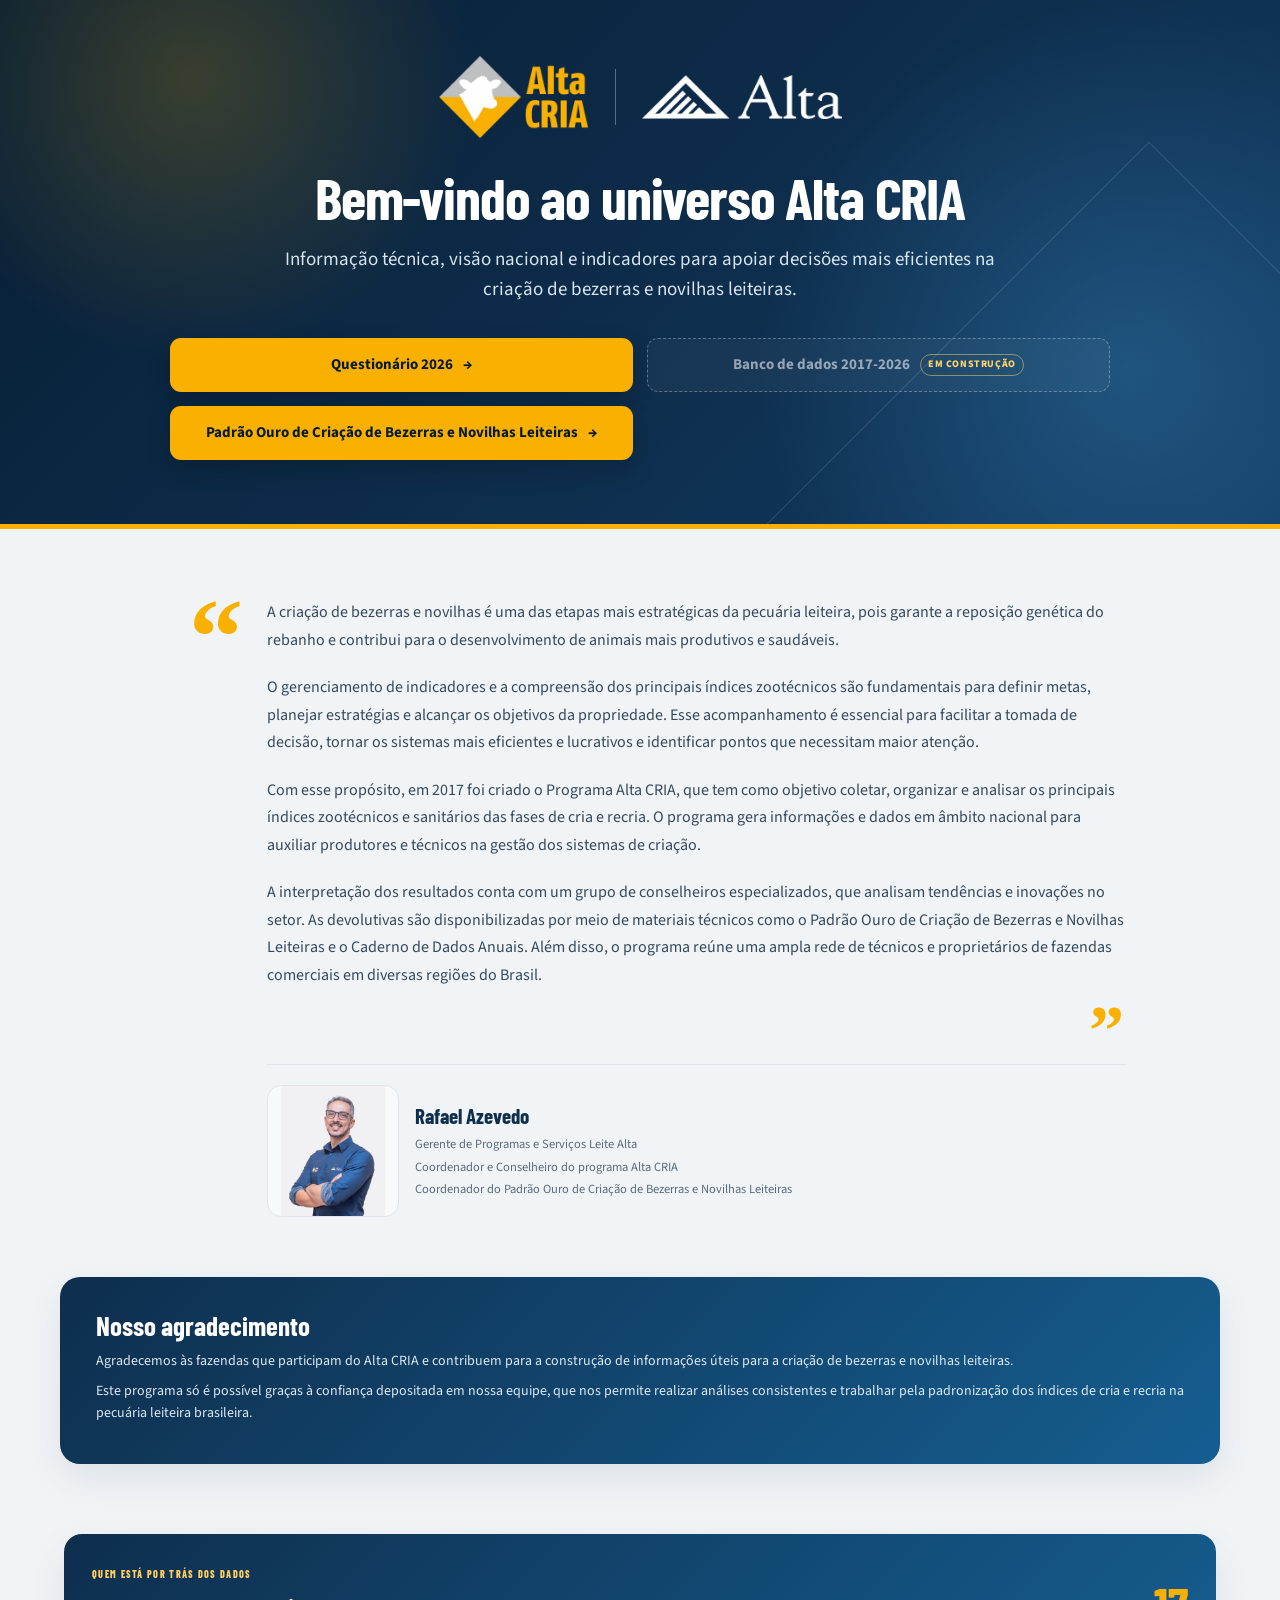
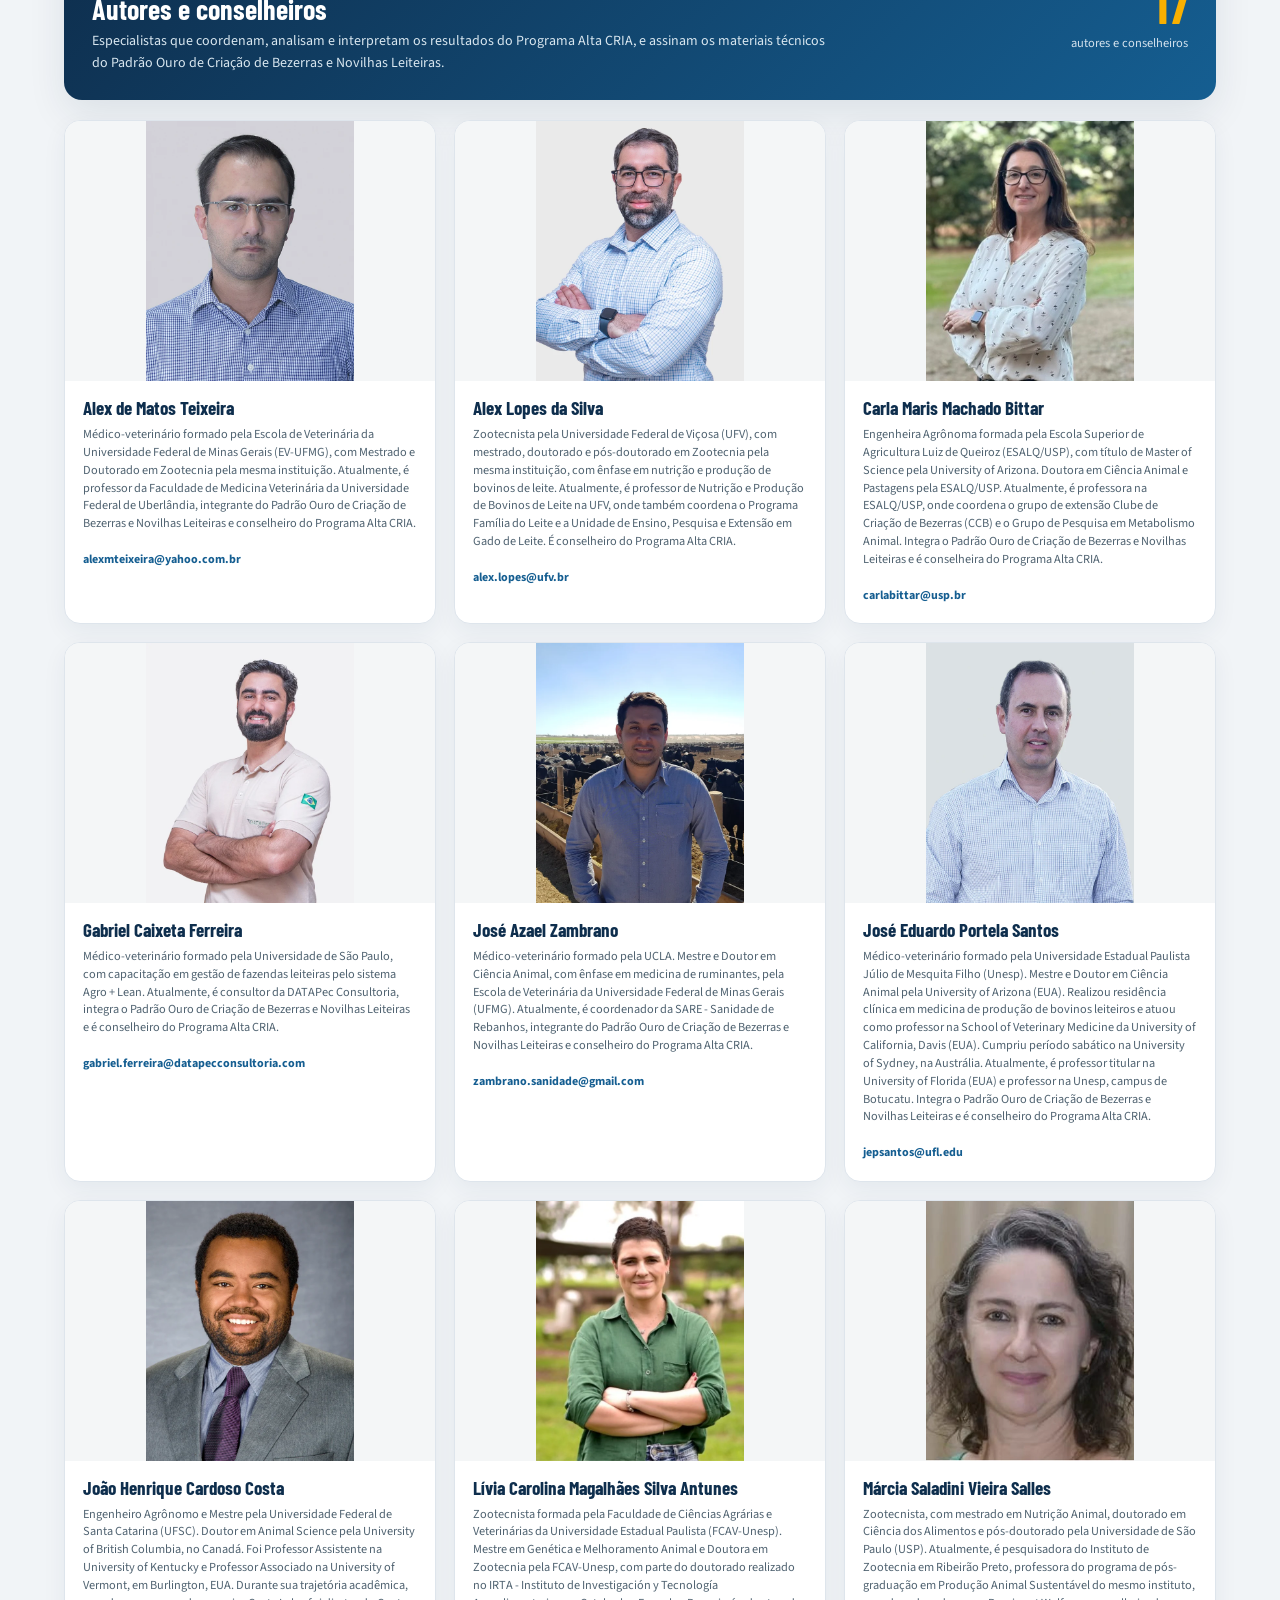
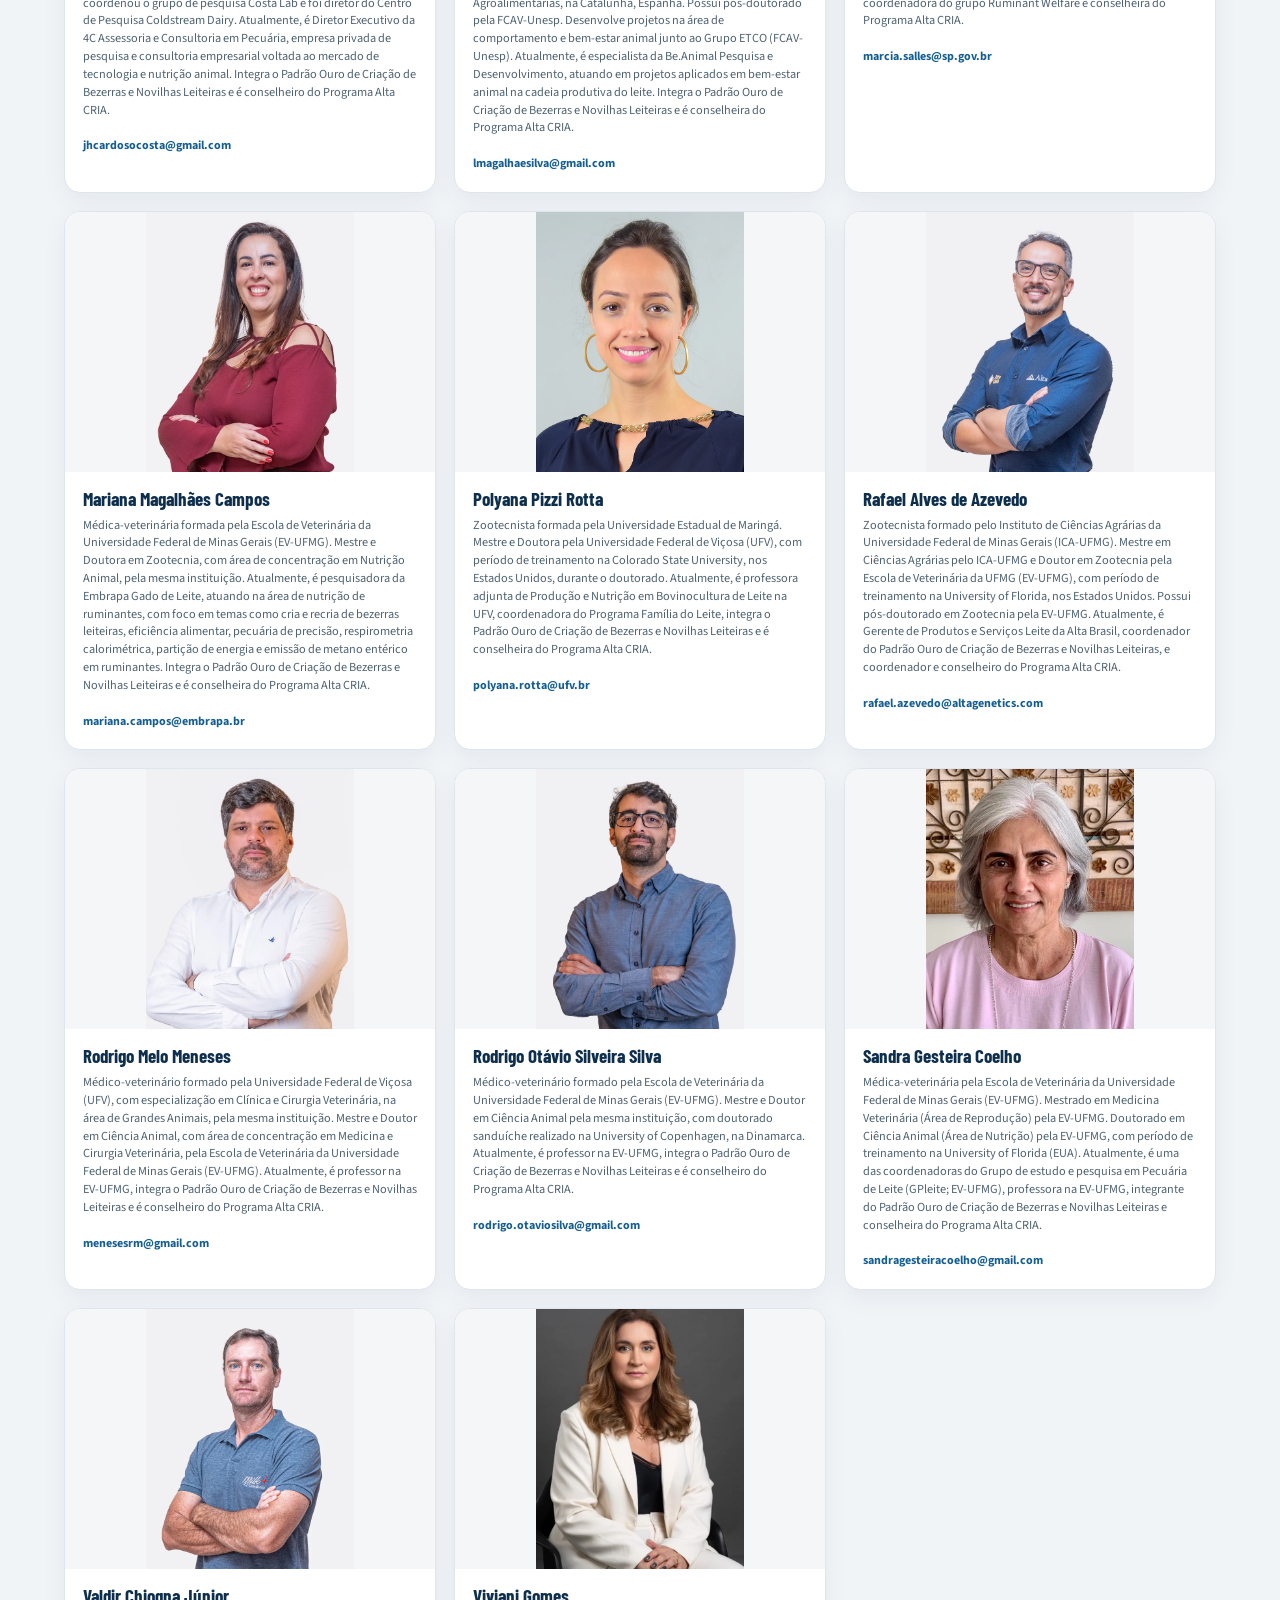
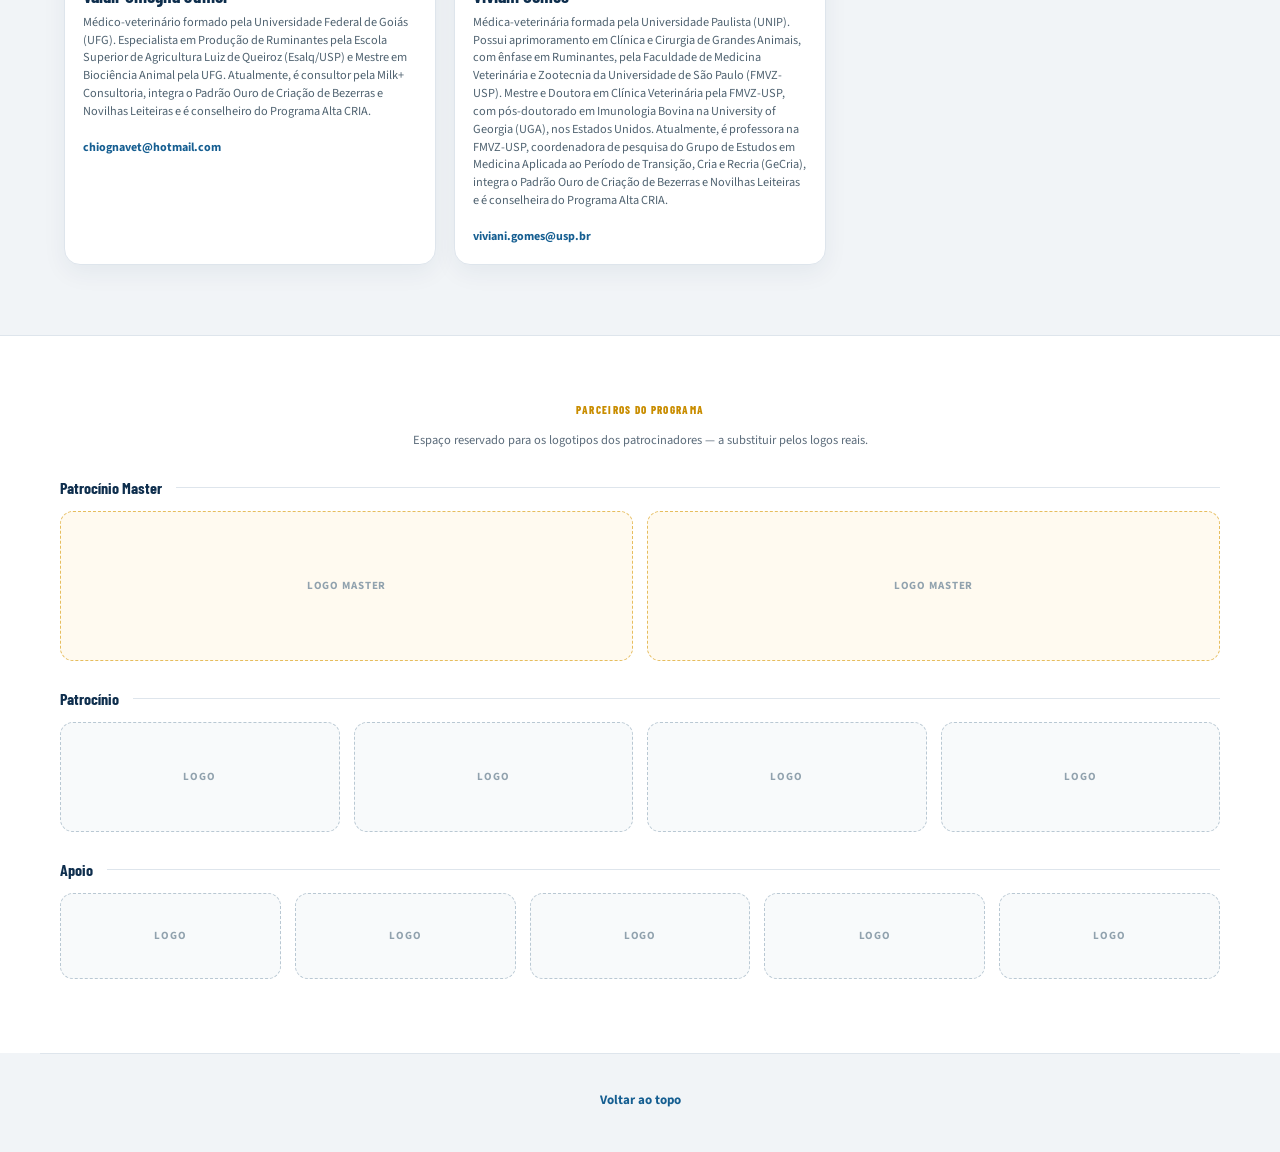
<file: pagina-inicial/index.html>
<!DOCTYPE html>
<html lang="pt-BR">
<head>
<meta charset="utf-8">
<meta name="viewport" content="width=device-width, initial-scale=1">

<!-- ===================================================================
     Esta página vive em /altacria26/pagina-inicial/ — de propósito fora
     da raiz, porque a raiz continua sendo o formulário de coleta (link já
     divulgado para as fazendas, com a coleta ainda aberta). Não tem nenhum
     link para/da página de coleta — são momentos diferentes do programa.

     O QUE TROCAR AQUI
     1) Endereço do site ....: https://altaleite.github.io/altacria26
        (aparece em og:url, og:image e canonical, e no favicon abaixo)
     2) Fotos dos autores ...: cada card em #autores espera um arquivo em
        assets/autores/autor-[nome]-original.jpg (ou .png), dentro desta
        MESMA pasta (pagina-inicial/assets/autores/, não na raiz do repo).
        Sem esses arquivos, o quadro fica em branco (sem quebrar o
        layout) — ver README.md para a lista completa de nomes de arquivo.
     3) Foto do coordenador .: assets/autores/autor-rafael-azevedo.webp
     4) Patrocinadores ......: a seção "Parceiros do Programa" está com
        placeholders ("Logo Master" / "Logo"). Trocar por <img> com os
        logos reais assim que estiverem disponíveis.
     =================================================================== -->
<title>Programa Alta CRIA</title>
<meta name="description" content="Programa Alta CRIA: coleta, organiza e analisa os principais índices zootécnicos e sanitários da cria e recria de bezerras e novilhas leiteiras no Brasil.">
<link rel="canonical" href="https://altaleite.github.io/altacria26/pagina-inicial/">
<meta property="og:type" content="website">
<meta property="og:site_name" content="Programa Alta CRIA">
<meta property="og:locale" content="pt_BR">
<meta property="og:url" content="https://altaleite.github.io/altacria26/pagina-inicial/">
<meta property="og:title" content="Programa Alta CRIA">
<meta property="og:description" content="Informação técnica, visão nacional e indicadores para apoiar decisões mais eficientes na criação de bezerras e novilhas leiteiras.">
<meta property="og:image" content="https://altaleite.github.io/altacria26/og-image.png">
<meta property="og:image:width" content="1200">
<meta property="og:image:height" content="630">
<meta name="twitter:card" content="summary_large_image">
<meta name="twitter:title" content="Programa Alta CRIA">
<meta name="twitter:description" content="Informação técnica, visão nacional e indicadores para apoiar decisões mais eficientes na criação de bezerras e novilhas leiteiras.">
<meta name="twitter:image" content="https://altaleite.github.io/altacria26/og-image.png">
<meta name="theme-color" content="#0E2E4D">
<link rel="icon" href="[data-uri]:image/png;base64,iVBORw0KGgoAAAANSUhEUgAAANsAAAB4CAYAAAB7C4cAAAAKMWlDQ1BJQ0MgUHJvZmlsZQAAeJydlndUU9kWh8+9N71QkhCKlNBraFICSA29SJEuKjEJEErAkAAiNkRUcERRkaYIMijggKNDkbEiioUBUbHrBBlE1HFwFBuWSWStGd+8ee/Nm98f935rn73P3Wfvfda6AJD8gwXCTFgJgAyhWBTh58WIjYtnYAcBDPAAA2wA4HCzs0IW+EYCmQJ82IxsmRP4F726DiD5+yrTP4zBAP+flLlZIjEAUJiM5/L42VwZF8k4PVecJbdPyZi2NE3OMErOIlmCMlaTc/IsW3z2mWUPOfMyhDwZy3PO4mXw5Nwn4405Er6MkWAZF+cI+LkyviZjg3RJhkDGb+SxGXxONgAoktwu5nNTZGwtY5IoMoIt43kA4EjJX/DSL1jMzxPLD8XOzFouEiSniBkmXFOGjZMTi+HPz03ni8XMMA43jSPiMdiZGVkc4XIAZs/8WRR5bRmyIjvYODk4MG0tbb4o1H9d/JuS93aWXoR/7hlEH/jD9ld+mQ0AsKZltdn6h21pFQBd6wFQu/2HzWAvAIqyvnUOfXEeunxeUsTiLGcrq9zcXEsBn2spL+jv+p8Of0NffM9Svt3v5WF485M4knQxQ143bmZ6pkTEyM7icPkM5p+H+B8H/nUeFhH8JL6IL5RFRMumTCBMlrVbyBOIBZlChkD4n5r4D8P+pNm5lona+BHQllgCpSEaQH4eACgqESAJe2Qr0O99C8ZHA/nNi9GZmJ37z4L+fVe4TP7IFiR/[base64]/UaAqWCoEKPAUVivUKHQqXFF4pohXNFT0VFysmK9YoXhEcUjxqRJeyUiJrcRRWqVUo3RU6YbStDJV2UY5VDlDebNyi/IF5UcULMWI4kPhUYoo+yhnKGNUhKpPZVO51HXURupZ6jgNQzOmBdBSaaW0b2iDtCkVioqdSrRKnkqNynEVKR2hG9ED6On0Mvph+nX6O1UtVU9Vvuom1TbVK6qv1eaoeajx1UrU2tVG1N6pM9R91NPUt6l3qd/TQGmYaYRr5Grs0Tir8XQObY7LHO6ckjmH59zWhDXNNCM0V2ju0xzQnNbS1vLTytKq0jqj9VSbru2hnaq9Q/uE9qQOVcdNR6CzQ+ekzmOGCsOTkc6oZPQxpnQ1df11Jbr1uoO6M3rGelF6hXrtevf0Cfos/ST9Hfq9+lMGOgYhBgUGrQa3DfGGLMMUw12G/[base64]/wb7X/oODo4PIoc1h0tHAMdGx1vEGi8YKY21mnXdCO3k5rXY65vTW2cFZ7HzY+RcXpkuaS4vLo3nG8/jzGueNueq5clzrXaVuDLdEt71uUnddd457g/sDD30PnkeTx4SnqWeq50HPZ17WXiKvDq/XbGf2SvYpb8Tbz7vEe9CH4hPlU+1z31fPN9m31XfKz95vhd8pf7R/kP82/xsBWgHcgOaAqUDHwJWBfUGkoAVB1UEPgs2CRcE9IXBIYMj2kLvzDecL53eFgtCA0O2h98KMw5aFfR+OCQ8Lrwl/GGETURDRv4C6YMmClgWvIr0iyyLvRJlESaJ6oxWjE6Kbo1/HeMeUx0hjrWJXxl6K04gTxHXHY+Oj45vipxf6LNy5cDzBPqE44foi40V5iy4s1licvvj4EsUlnCVHEtGJMYktie85oZwGzvTSgKW1S6e4bO4u7hOeB28Hb5Lvyi/nTyS5JpUnPUp2Td6ePJninlKR8lTAFlQLnqf6p9alvk4LTduf9ik9Jr09A5eRmHFUSBGmCfsytTPzMoezzLOKs6TLnJftXDYlChI1ZUPZi7K7xTTZz9SAxESyXjKa45ZTk/MmNzr3SJ5ynjBvYLnZ8k3LJ/J9879egVrBXdFboFuwtmB0pefK+lXQqqWrelfrry5aPb7Gb82BtYS1aWt/[base64]/Ner/6zgajhop9mH05+x42Rjf2f836urlJo6m06cN+4X7pgYgDfc2Ozc0tmi1lrXCrpHXyYMLBy994f9Pdxmyrb6e3lx4ChySHHn+b+O31w0GHe4+wjrR9Z/hdbQe1o6QT6lzeOdWV0iXtjusePhp4tLfHpafje8vv9x/TPVZzXOV42QnCiaITn07mn5w+lXXq6enk02O9S3rvnIk9c60vvG/wbNDZ8+d8z53p9+w/ed71/LELzheOXmRd7LrkcKlzwH6g4wf7HzoGHQY7hxyHui87Xe4Znjd84or7ldNXva+euxZw7dLI/JHh61HXb95IuCG9ybv56Fb6ree3c27P3FlzF3235J7SvYr7mvcbfjT9sV3qID0+6j068GDBgztj3LEnP2X/9H686CH5YcWEzkTzI9tHxyZ9Jy8/Xvh4/EnWk5mnxT8r/1z7zOTZd794/DIwFTs1/lz0/NOvm1+ov9j/[base64]/vj3POrVtVt0o13JqgttdZyHXvPefec/Z3f3+/72/Y8CkYDz30kAewvatrzY9e+PFTHR0dTQCqalgYC2OGhvtJ/4Hd3d3uqlWr/G3bulbmMrnvZTPZxactP2NTR0fHOhHpV1UjInZhKiyM6R7yKQBasH37U6tyTbnHgXy5XPYXLVrkDfT3/1BtsGbVqlULgFsYC2CbEtBU3VUiQVdX18pUNrcVJe/7vjXGGGut39LS4g0MDPzwqA3WtC8AbmHMwPhE+izd3d3uKpFg+/anVmWyTY8nQBMRo6qIiNfT0xvk8/kvLDPu1s2bNzeLiF3w4RbGAtgmMB566CFv1apVwbau7pW5ptzjVm1TArQhP9yImwCutW3J4wuAWxgLZuRkfLSnnlqVy+QeV9W871esiBkVQNZq0Nra4g709z+Lhvcs+HALY4HZJgo0yFcqYwOtluFyTU0/J8ZbMCkXxgKzTZzRRpqOY41Bhht49qgG9yyIJgtjgdlGAdoTTz59x2SBNsSHa8r/3DLHfWKB4RbGArM1mNFGZbjCwLM9x4+tWbt2bd8Cwy2MTzWzJUB7coqMNirD5fI/17p4yYIPtzA+3cw2aDo+eUdTvulxlFylUrHGmIYBImG4QmHg2ZPm2Jq1n1tguEYPVYSdOGO+6Sgq7YQLYJtFoHXu2PHFplzTlkYx2liA6x/o/1HvieP3fFpNyioodgIrR3lT8tpKQhF0YSmZ52Crmo5PP31HNp19bDxxtEYBbmBg4EfFgb41q1ev7l1guKmDVwTt28JyL+TXMHXAqajx8LTC7vTX6Eg+M67zg9CBYRkyl8A/b7L+48wQv3PHji/GQMtFjGam1ZdKfLjW1ubPA1s3b958j4h8KhiuFhRZw6rQEhKOskA7KIpTCXmm+T6OnAIcAqipcE56Cd+q+y4LNEPlEM8BHTyMgdHNSVUkfg/STsgcND3nBdiSMpkdO3Z8MZtv3mKtzU2X6Tg64PqC1taWzyM80dnZuUZEPvkMF/lTgaf8K2cJ33F6YFQPKwRaQY7wvwHfTT475uQz+H4vga0PyTBtcYCTYy4I62OACTYB4+5O0peEXGs91voDPJ+5jye0A2e2fT93ngAt6Nyx44uZXNNjMw204QzX0hIx3HObn/[base64]/[base64]/JoQgAo3x+wYTtMCIAAnN9MKnG39hFyn51q6HqOK0Q4c7cBRxcR/k3kJtu7ubldEgie2b78z3zz3gVYLuJ6e3qApn/tcrgZw89mk1PUYAS10cKbA5aEfCRK17GXgbYRdODWspxhbASxX9f0Dy0XQiU7IU078DhxexdX1uC6cI0JbGI4BtQgYLsUYKPEx1m/Xblztxk1ihbIBK4KVdkJpJxTBxn9TVUS7cZMQxFhjTqiRScB6W1fXz+cyuS2qmp0PQBsOuNbWls9ZeKKzs/OeeZ1pclU0dR2Hz6Sy5MtFrEg1nhXZjco+EfJDTDtBfItNZ2l2HK4Buk4VjJ6Q6RgFycPkfMVHWZZqwlSKkb828gOAYUA2EHCKmJ+ux8iGCETE4QQA7SRdLHOaY2kVh3ygOI6lpEpf2nJEhJ7k3KeK5c062JKA9fbt2+/M5/KbrZ1fQBsOuJbWls+JamdnZ+fqeRv4jmNSYrg1niE2sYIUDD6EcNAzNOEPs5AUi4fRErcAXY2Kb0k7YeVRbnLy/K5fikGnXBr41TDA8OEERRDlN0ubWYXiqWBTDuKHnEhX+F1pp1I9fwyw0kauUOFmAzeK4cpKmQsNLDUuedcBT0AVKj6B73HUf4y9CjuCEn8v7RxIQhJzDmw1fR3vzDVlt8wm0ISpB4QSH661teV2EXmio6NjjYj0zDvA7YwDxXArYeyLxUqkMRi/RIjlcDGk10QhAFNzIwUbfzby2xr2u9VwoWnmF9JCxGM+VEo1/uQwlrU+pDPciMeNaPyAc6BH2cX9+EmKl7QT+lu4V1L8x7DMNek8HhLzZwBhCKGFsj84RYzBdR3OEJcz8Pi8OPzvxUf5AxEeGo3hZg1siemYAE2VGQGaxEugiGCtRUQIwzC+gVO/dE2myeeWLT/jifnGcLGfYrWL1nI/16gf+T3JdHYdqPgcPxZyrAWyQchJz2GRH6DxpBetgMJnDnfQJEL/RJKIx/xulgp9BOUiYQw3MwTodVbQchlLKQa8EKQFV4TnRFDtxmVZ9FarrEw1c0NQIiwPEKJovMgI0feXWlBbRSs+EGC1iLoOizKL+KviozhyH39Zj+FmxVTr7u52H3jgAX/7U0/[base64]/ixOv/IDuGJgvG4bO155w67Q4KJBod9tQfwcbvDQHFx6ryBsCQ/M2IvQ016qnG19PaQ+sztAjGhlg3S0rgt+rhy50VoD0VA03ttDJaYiJaGz2Tyy69hPPOPaf6ejabZdnSJQAsam3hmhVX8eFHH9HT04fjmCmDbjCXsvn205af8URHR9c9c96HiyegCLeig/5adbJHT2pfzWR+BxO/JkNnuSi3Mt6k5PGpkR45nLTFSTTOSpmxZH/SaUxVpzQ4lAGPPUAUKVw55NO2RrV0Ux4ibnwtiV4NyhCGNWw/dGU3lFGFu17vICXtVGpNaHfGgbb9qTuzEaNl/WB6TUff92lpaWb5aaexaFErbYsWoapVc1FVq6DMZrOcc/ZZnHbaMoqFIgcOHuTwkaO4rlt931QBt2y5PNHVNXcBV00+7iRdLnFDrNWNNKE0nqzR6r+n3s8mUglvTMSCqSYlqyJs5fmwh2+EPqKKj8NdXobf8CuEokOlf4XQy+KUC/wt0CmC5xg0sBQzRziYMLOurGEfD5POksGBoAB+wCECDlrLITEURVkmws0pj9wQ87rm1gQBApx9kcs5wDs8OKi9uTMJtM4nn/5SLp/brBoBLekZkgAgmfi1jDLRiZ4IH6pwyUUXcd5551SFj8RErBVJaq+jqqQ8j/SiFOVKhUOHj0xIdKk/SbS2WuD2QhQWuFtEejs6Opz29vZwDqFNELS/n0szWc6p+OiwPENDEMXYqqaRspdgGAMK4vtgDBeWDRcCe1iPsGEKDBephh8AHcmfCltoNh6/QXnUSm/[base64]/xSwzUvSbwBjjpe/mX4ka2Z1r4pbCPoA6GVBwk9MnMqPQ/FGjZLao2kwAtCAJyuRxnnXkGbYtaSafTiDGEQUCpVKant5ePjx2nt7eXIAhxXWdc/pnjOFx7zQoWty0awWQTYal8LseVl1/Gz954C8eRUUGWz+doa2ujpbmZdDoVm68BhUKBnt5eenp68X0fz/NiwEUMp6qdHR1dq+eUSZlk0sNt8bpRK3rguVAJ+LgQ8GHy9yaXD8pwImVYUglqym4S/064FfjHBvlskWDRjchqwuLmcYA3TrNKPjPa25rv5TBA93rclWcitCGcQHkYy/1xalY3ooopb6LnVKpcPWC50w60p5/+Ujad22xtmAmCIAJaGNLWtohrrr6aVMob+sFUilwux+LFbVxw/nmc7OnhwIH3OXzkCMYYjDEjWC6Z/J7rcu21K1jU2jplVdFay+mnL6dYLrFnzzukUqkqS/pBQFM+z3nnncPpp52G645+G/v7+9l/4CAffXQYxzHV8pyWlubblp1O56ZNm+4RkZNzwqS8P5Kry3DT8MwQEay4OPi839ZOb9Xx/2d6+QwfiMsSglhSIc40CUDt9CYlN8yCVoQHEa5CpX2U1K6VUY5kadPk1NVpAVsSsH7yyae/lE1HjBYEQXV/NMcYLr/sUlIpjzAMR/XTRIRFra0sWtHKkaPLeXv3bkql8hDRQkTwfZ98Pse1K66mqampIfJ9YpJecN559Pb08dGhQxhjSKVSnHfuOZx/7rm4ngtojRk58hxNTU1cfeUVpNNp9u9/D9d1axnuNpbwRFdX1+rZNinXr4+CsIVHONeBy8JhmfQK4IAq+wRUH8bRjsgkK2/mAA7X1Mr/AhJGAsuVuoXlIhxuVHB7WsaDSJKy1beF5VlhpcL11nIpsEwhU96MKW0iBM4LCsR3ZBbBVt3DeseOL2dzuU2J6ZiojonplctmY/HAjCk4JBP5tGVLaW5q4qc/e52+vj48LwKq7/ucdtoyrrzictKpVMPiZLU+3NVXXcFpy5YSWsuSxYvJZjN1BZfRGFJEuOD8czl06DCVSiX24RKGa7ltQNnW0dV192yalCvBbABrUlyXSpMpFwlFaiZTku1v2D08dmZh73D5XwQJQmw6Q3OpyLXAjkYmJTeY1YwIVjeypOLxhwK/5KRZEnmwVd+vuopYH4KwfprYmMr0dJiO23bs+HI+17zJjhJHszZiAxnnhE9YJpvNcN1nriGfy1EslfA8jysuv4zrrr2m4UCrHY7jcMYZp3P2WWeSzWZitXN82SbJe4wYHGeoCZwALp/P37osnenctGnTotkKfCeFnhpy25CymRqFMZ5wI6V+yzujrTV4IIZbhgN0rgGt/CjX2jQvpnL8rlGWVFssFAjLRcJyOT6KBH44OaHHNBpoO3Y88+WmfNNma8NsUHfHT0OpVGKgUIg83nFK+wng0qkUV115BRdfeAE333Qj555z9pDY2fQ8kGhxmAjIhpvEPT29FIqlEUxezTTJ5m5btHhpZ1dXlNo14/VwsU8lyi21ycdD4OaDhf3agcNRzJ64Rkxgf+zlmHoAlWlISm7Ic43SqbTwCOeZFNuMy8XlXvwgRGtTtmK+Np6Dk/JwHTM53LiNBloml9sUxmJIvYC1iBAEAR988BGtLS2TMutaW1tobW0ZYqZN95jKNUSEA++/jw1DHM8bscDUxOFuLYp0btq06Z5169adnCmTshrj38iSsnC1rTAk+VgVdR1MuUyh7PHP2bWDNWUAA4/zml8iMAbXKiqJr6cYjc51rSZJyXOtC7eA2cT/cLOcUe7DF8Ebdm80ncHYAPyAXhFKQF6E/ERzHdxGAW3bjh1fzuSzkeo4RgqWquK6Lh8dOsRZZ51Ba0vLhAFTy2QzAbSpDGMMR45+zIkTJ3EdZ1Qmr1UpdfHSzk2bNq2eMZUy9qUCYUU6TVu5PCxYK0j8rU3a56HSZnxDFAhGUAnIWlAj1Uhj9XMVH3VdTi8oVwIvo3MDbElmS+kx7k5nuLPcR1gHaDadwfg+zwB/FPjsq0Axn+JPvBwPlPsJRMaPIbcRQNu+veuufL5pUxjaTDCOFCwRIbSWt3a9zU03XF+V8ycTD5u7UnIk/uzZ+y7v7tuH53kjer/VB1xf0NLSfCuytHPTpu7V69atmn7Axb5UKNzipoAy4fC5YS0YQ8bLcf/IHwt+MYrF1Rmhk8X1Qm4CXmYnZk6Zk5ZfjlVUHc5oroNUfE6W4RstX+VjBWkCLW2kMpklw0wVaDt2PPPlfHPTpjAMxwW0Krs5Dr29fbz51q45D5zJAu39Dz5k3/[base64]/[base64]/Y0KxE/oR8eZIVWghXZowHqykzWV8tj33oEqw9VO4rkMvSg4HQFMROjt7eNffvY6+987UM2TnJq4EgEuk83d2tS8aHricHGJiVU+6+YQ1TG6QzmI59Y/XKc+WwlICGEqhytEnZJvaJtZZtP1GHYjSQ9IvoKjivghXuLByGhsbhv3Xcf90JJWBl1d3RHQwrFVxwkDzvPYf+Agb761q2qKGWOimnSZm0CrVCocP36Cd/ft55WfvMY//eS1htTA1QNcNpe9pW3xsm1bt25ta6hJebTazuC2U61sgaXfD+gdfgQhPaGlX0Z3kiKTzMTxthl7SKDQJBuwtEXJxLIBKzfii6Ceg29tNfla6wANhUWqyKu7EZrjvpVMY25kremYzqY3h2GYnqzpeCrAvf/BhwwUClxw/vmk0ynUWvL5PMbMnW4C1lpef/MtTp7soVLxh5QDNRJodVTKW4DOrVu3rl6zZs2JRsThYqHAqURCwYgFWMGmPIxf4UDoclvYS7m5Denrjz/vIE1CWApoE48XPZcl/rA6r2qnZOKk5AalbJn4PKPMfGPLqGv4heJGHuVcDugmmjEsDVyuDgJer/RzNJWj7BgywchGryau07suNiP95IXiJNVId7xAe/LJp+7O5fIbpwNow324np4+Xnn1NVzX5fzzzuH8XH5OMVoYhpw4cZIgCOLSH2eE/9boMQRwQuf3t25dLSInphIWSBqTllzON8IlgV9XiVRxAZ+9+a/wwRinO1bazH7jsUSidKbavEoTVkCUK/o7OF3aOTSVe7FzZ/W8vTEljTB+RDB+GdIpPqOWfykf5BCQx7Io3ULaHuPftPwi3y9t4mPH4ezADlYsJJ+vlLFeihWVx/gDz+UvKeFVXL7sCGuDAsoEE5HNeIDW1dV9V64pv3EyquPkmCMqwbnphuu4+KILcZy51SNHYzEkyWiZTpDVNSmz2VvOalk0ddHkwWo5zA2pLF6ohCN8FyVpOPC2KqIP4anG/k9yxK26FfbGlQE6bOJLYLGpLM1pj2unbPleFZ0/hIPVbJe6CyOUKqhxyKXTXJjyWI7gUcBio3CHCK/jjYyzJbc8qIDn8e1KmbfLwq5Umu87hgvCYGhruymBrcpoTz11d2w6TivQkonrBwHnnnM2N17/GVpbW0YtX5lVdpvFa9cCLt/[base64]/C/3LyY6uoscaW9H+UGJoWIJXif5X7eC+VxugovqQIpuKjlQCLYtK5yWVemZFA0yrQstncpulktCqb+T5Lly7mphuv5/Tly8fdM2RWTEjVIULIbH3HQYbL3NLUvGjCgEuSj3sfYylwaVAhIOqLGFQP8EWwlRIlHN4FovZvI81RC+Are4MSAVGvRr/2XEBoywSqXKXdNBErDkOuV/v+5BhNTLkfq4qkDf+X38+H6RyeVXxVbNWyJz6if1uN9gcIUIIwMSNX0wv8pjGI4+DY6Pp2yOcjNgw9D5PykHKB76kSCNE9GvY7A6J/[base64]/q8kfizzbgqDJR9/kNmHb+i8Li3HDedH3HPUrTiipIaVY0cbGXw1N2ZXHZjGITTajrmsllOP305Z591ZrW/x2wyxURHU1N+3K3uZgJwLS3NN6thW8f2jtXtd7UfP6VKeX8EEAPHKPEnlYGo0dkwf8emKhgLB85tp1id5KM4sS3rOO4/xu/Rz7KSz8iAsGAzTYgDfQCexweVXv60nltuBJuKCjt3jcaosiHqmSL388r73+Om05fybzVkjSrnqbJYIU3UcX7AhBy3FY4aw27j85pVno7vgx+bpH/f8wNezDXzm4SstMrZqrQCGlre1xLbwxL/Lft1dqkixcf5neAYe4IANUBSC20EmwoxbjouqH1jSKuI2qTip1dn87mNYRimgiDQRgMtqWVb3NbGdZ+5ZkQ/x/kwkoD7x8eO89o//3Ra4mqTsxQ0aGlpdgsDhZcH+nvuWrNmzYk515dyup5JHMKo/v9OWijSUhLSCGFgKTRl6ZHVlEc9x7CdZ/QxlpaUZiya8Tks8WJzqj3Yxpz/g0DbsTqba9oYWpsOAt8aETNtU0jh+uuvpbWldV6x2XBB56WX/4lyuYyY2f/+Ei1aQXNLi1ssFV8qffTR6rva24+rrjciG+xYE5WVY4eAdu6EVRvG3kywer7ucYgHO6NNB1URdp4iVnUUHc/krp5rJeFouYzVHpDLkHrv0/UYrooqAuqBkTeiDJQh1xtDfBp+fgHY2vXSXS052RIzmpUoI3j6JmrMbjdetyJWYucX2BJ2e3PX2xx8/zCeNzfYDRFsaCOGK5Ze3lO++UsP3Ck9qioiMr9LKib0fOK2dIMCjo5qAo/nHA9OLdu/+nhe7vruN/z0+d+z1k2Foa8zshGhCIHvc9WK61l++tnzyoysBduJE8f56U+ewzgucyljWq0N8k0trl888tNU6e27b7jrDw/FC92nBnBzcbjnF/+Slsr7WBtgQ8OMPA8xEFrkZ+ehS15E3FwsaM0PwEUhC8uiRS3c4v4Z9vg/g2tAwzmyGAh5G1KoNDPgXAr80cJMnwvzBsDv4C6TZ4uGpMJwcLPyab9yGcw1GzCX/aeoGZ+48+fOaQDGQw/8LeHLvw4pgTlgSqolSDXjBkVedkt8SdrpmdPNUT9NYNPuL7iy6tmg9IhZ7WTtRizpIMCaaQdc3EnezePe8QaSPRvURqw3P9AW/cdWCHZei57cDalUtGjM0rBKkGnCDYq8NFBqXr2ove94VBkwtZ4f69djHrwKqdv38Sia9MKv6/dMYlpMdmupU15v4ueW8a6f41nMJFGQZBVB/yOszmTZqJZUvB3O9M58iXZqMBf9Ms51/y/YAMSZP0uVhmBc9MiTBC98JQKaa6JFY+ZFgSDdhFsp8HKxn7sW/SInpiJTKwgdmNGANOL9HTjjfe84fouJd9RhLHVxXpqRAPoQnjyA3/8wd2eybFIlHQbTbVIKYEDB/cILSNtn5yHgFIxBe14j/OlvoUefA29mAaeWIN0cM9phVi/6DY53dOC0TxZowzZfH+jgLJPiCgcuDpXTjeApFF2Hww7soshr0k5/zUPVuMgyS+s4gVJGcQnrxcLGA2TtwPm4l9zSc+qz+McHMf0O/gW/Smnc96Eblx6yZMewDHoQlhHIqlOfV4afvMpwOR7VkMy0A04c8EPk9JW4t3eDDeeRKTmU4Qj6CZ69Be15M2qLMwOASxgtKPLSQB93T5nRkp1CH8ILz+RXVPk31nJ9Kk0Tbjxjkr0045LKIOSAETorPn+SWcsBEWzlMW51DFt8v07ZTv2ZaBXKQI/AIePwtoWXUxWekfv4CEYGr2u/r7+Zn5cUPwgr+MNLblSwXgbPL7Els5ZfP9X9qfaU3Mx301naywUqdZsaCWoEJwg5nhFukXWcHMs/HqJIyCqCGHCdpY18zUmxyXGnmeE0BM9BD+1EP3wUOfO++cdu4kBYBrcJ58pvEzz/1Qhs0+2jWYJMM26lyEvFBgJt4B+5KWjir9wM1xNAWIFyGUsZHVKGI9F+ZZ7DuWYJ/46PeFWEv4l9mLRJsczVCdyK2NDB4VoMX0YhgJPhVr5fOM4fyy9xZDjrJiNUsukUSwlgePljYMGkQUosGZf53I7VbtzKSe5EWOo6I8+ZeO2qkMmwjDJXA8+NtXnIyPbgMeAyX2NbWGGdGEqOi1GdzsaaUa1t+Nb/CWEpZrZ5ZqYbD1Bk6R3QdAaE0xusV42AFpZ4MRUDraMBQCs9wldSTfzQdbm+3EdQLhHGve9Ntf99coBjosJQnz4CJd6Fm7iA1EeDkLDso+M8bLmErW5q0U+Isshk+Q/ZJfy4/1GuFYnyIesxIz4ahgTDzxuGBPhE3+iUalC093fvMS4Qw3mVAhpYbPV8weC/Kz7qh1QwaDk89eYh9StcawAXlPmaCOVpBZxacA16Yjd2319EYFM7v8CGRG2D3TzSdGWcGGOm63ZFYkiRl5yPuVtiRpuSj9ZOWNnI57wcj4iSLUVbRrkxwE61ahgEd0QdW1w/FneJP/UR1ZzVgtoJQ7TUi++4XJj22KpbOT0xKes8AqHOeav/G8/[base64]/WdflXpc1cJu2EddltqiPZjljj6vVBtrauAwoviVJMmr0JmIoPxnBupcyl8WfllALJWICTVWzr72BdOsdmx52mwLda8Ax2399gzvt3SOs180sskchS0YG98TKmjbw1ibz/[base64]/tgqUKbGZk0aPPx9L/6Zh6VtV07EWaBGjhVNcxQ0bsMbl33t5MuXekVsgqWK9NBJYDqiyNvM1Xht+muImzqeHL4XCm+NMDbMmhZESr6bX8t9qrvWH/mP8QzrPN8oFwhFyuyAaba/7c8C32NlgczI+VynkM5ksTeXi4PxOslMEfgx8HRP5jkNWA8NtwN9VW+1NBmxVwD2EJ/exvf9R1mUybHLcaYjDaQgpB/[base64]/gQlyuoVPtjmqihCjfpegwbIr9teGrYhEAiD+BrN27TfWwvlQbDAnY6fDgRwjd/P2IMkWn03xQt7I99Ri8+ovuHhlHCsYbxYWuO+DUxYBz04P8k+OHtaO/umNVsw4AWlPhxsY/VNUCb+snjHiTlAnekc5zp+9jhpptCmMpi/BKdLV/nWe3GlXYqsopAVhEkooyuxyS9Iyco4FpZRUA/wSWrqShI+ih7bcCBVIqRD10RG4IKS89xaW74VNgZF4bCrUO2zlJwon6YPdmfcVDhwyHiiUSbh4hwaXEF5wjog+tH3osJM1JiUjbdx3Y/BpzXaNFEwygUcOxn2Pf+JmK1RpevaLTZs/bvJnhmBUH3dYQ//U3s+z9A+/dEi7NxY/C58eHUHPFrQR/hy18neOmbaPH9huVGWh1ktP6Ph5iOtpGruAh34Vb7KdZ/5oa/V0V2jvb6hgg0U8lhlHjqygP4KhyOZ6bWuS+gZDwhB8DuxpiRqpFQpJ20ANfq0OavKg4Y4UPZgBXhvdqrCkiohKksGeNwHcCDdczbSVHwEB/uEda6WTa7Lhm/kaKJRqkH9u0/xpz1DfDaElZvnPqJgz34PSj2o/6/oMf/Bfb8P5DykPxFSMs1SMsKyF+CZE4HtzkuAwoh6Af/OOGe/xv96HnIxH9vEKNlYkYrhEMYrXErzkpCVaS8mVvwq7kbQ2R+18GpDDAQCi/EXQdnpGBPhNKoEIrMTxGfxtZjxZkffomrvBSnVfxBkUYEi4vREgcAbMB72OG5jlHnaI02fdxcL7g96S9cA7gn+x9lXbrhookFx0H7DhPu+TbOVX8W+26NEmIcqBxHD/xtvJ2fifOKFNRHe3ahJ3YBHYP5gIZBk9Yy2NEh40QmZSPFkBI/7v84BlojxJCR/pr2PcppnuFiGyQL9NC3OR7iB+zJreMjZQZr4nSMeSlRrqPN0tj4SgwOK9zsZQB/cKtjTeqaJeqd6Rr24Ucz1NSIN0RpvTcDPLhzpKUwJVDUmpRBkbXa6DicWkgZ7DvfRft3x0JGA06t0V0J3/0O2n809rFq/DMkMgdTDqRc8Jzo/0uNZWNk8O8NMnGrmSE1QJtKCtaoi3jsr6XhPNehxQ9HSu0QtQt3hLcElI7pLbeqAbOosCieQSOWVifylfpzTtQOj0sbtAAM3zqrTtaMhuwFCEMOlCtU3KhtucY/wNgKELJCt7N4Q9LQqFFgqwVc9us8GRRZK4Zi40STWNOplLBv/R9AA4QStZEpWHwfu/e/juJj6VARRGvNQ6l5T9iwLJcaRnuh8PGg6dje3njT7f5kFXc428lUber6LKLsq135pxNtqsjJDtoIOcfW23o39p0QPuAl+idVnDraLIv32Fa4gZFbHSfbR70L0OdyCDjsRt8laSYklQBNZ2jzK6yoFaEaBrbhgCsVGyyaJKGAgxvRj7sjYWJKTBInPe/6Qyj1Rgw1IQA33pKqMlqBH/cVaxhNmNZ8NaOcMTwlqc6t+mDavoCNdwIFh22kRNCMy+fTeRb5IeEobKsIP4lLbRoT1I5B2y9cYhzO8ytRZkiyBohg/BIqyn6AZWvpQ3k/NnZrm7CGpIBRkpIbZhpUTcoIcGsxFN2GmpREoYDEzJvMPU4qq4+/gN3/PyMzcJab9NRkhrxQOM7qxVHPkGlhtBFzXVg6hkiR3PZjsSw+DUoIoWzASjsVWU25sIlzHJdvhyFaN+Up2pxDQsvmmDkaJflHrdhT3OhlccJaIUjBdcAqJ0oS1dXFXsReXEbkTmIhjEQSWDl07je24/FQwK1rGOCSmrcj/4Q9+P/Fvtsk5qIIaED4+m9HGfqz3MwrMR0rBX7cV2pwHG08tyNqrz266GdBJa7AvqrBlB6l0zcVN3JRaTPr/Mf4L57DS67LFUEp2jlm+FqbTuOUCry+z+dJ1ajurCFY21ld+G6v06dEjQsYPmj5KSeSILq1cXvxod/R4IMo12k3GZGhflvjd6ZZRfDKQ3hNX+dJv8BaFUqu1wAfLgkF7PpP4PfGGSU6McCKg33vb9Ajr8w6qyWmY1DkhVSZuxNGmymgxZMjNybvWNBg9Jbdk54jgusXIvdRDG+nM2x0c/y+YzijVELFjAiuW2PiGJvwW1e3U+FhjDTIpl/5IOH69RiEm0ZsdSyxpK/slw1YjkavWWXvcCElTkpWx+WsykkurxWjpgVsADfGmSbZ+9kRVLgXoTh1Hy4OBfQcxL7zZxMswYm7dpWPEu5aH4sis1dRUJPr+ML7x7hH2umZCR+tDtq8U902HIJpugcYwTOCUy5FxaIVHzXDgRZVXhkvh+MX+d3sWrq1gQrt+ij5WH//Ks5GuTwcLo4kO68qewBoqmaV7LdlRux6qkroZjFWuKlWjJo2sA0RTb7GjlLCcFMFnIbgGcK9fw6F/eMPBWiU4Bzu+Rb0H4nyFpmdWrmaws8X+kqsvuBXOanrZ8ZHq8Nd5lSiger0xdbiTdO0plh0ONDUOFgcekq9/PvMfXxHGxwKSTI9TJrr0jkygR0qzCR+GBKD7bR44jgc8H1KrlMj/9dQnJP4bTUCzrTGTqo+3P3sKBe5V2MfbvImZbQcUuon3PUfxyeUJL0oB97BvvvQrHYurpH3n0+VBsWQ4U1sZhBs4RivKQKeTJ9nG09SW2/HT1XUGNS4lEt9fCP7Nf4qzs1s7MNL0taU24YLHvH3iGT/hNn6otezaY6IcMipkf+rC1gU8L5RO3Bq/cppb2M1BHCFSKWckkkZs5t97x/Q4y+OIxQQgS3c+6dQKcasNvMmZE32/gvuSVZLOz06G6bj0FtTOQUYCewpTM0pOIwpF0nncNL5kT2BRBBrEbWk0838eWkjl7JyGgpG42JRVW4ZVixKnO1vKiV8CaNULVZGooespqx15H+Ik5Lh0lKacwU0+c4z0jOuFnB+KWa4qYgmEvX7CN/8vRqur/dA4xbhx57D7v9e3M8xnDWgBQWeHyixWr5J71RaGTTsuRgKY8LBATFkpoPRxIEg5HClwNbyAP9gdeSm8CJI4IOb5QqFv6PB+nGSttazkSUoK2xlmA+WZPsLx9I5Dms3Ln8dxQS1GxflwPCE6WpSco6UDbghBujMgW2ID3cfXUGJe1Uoet4kGS4JBRz+EfpBR/2qAOtHWfnlI4Sv/Guw5aHpVjMvhjzf9xH3zIbqOMZ36x2D1DQuiGyqNbcaNEIvB1bZkl7LVzJr+UUR/trLRfer9o1GMJUegkwTt5c3c49swMY1c1MfyVbHwop0hjY/GJa2JliJmqbtltX0yioCeQBfVlOWVQTG8Ar1DCWNIGtM3AQoHjO6k0VN8nJXXwf3ZvJscV2yk6sWGGx/5y5fA06G6k44asFJgS0RvPpNtO9glOc4w6xWE7B+vq/EPYsfoCcpvWcOjGrAehTxAsDa0QPfUx1GMAlwypa/8Iv8WyM4dljRqMb6nwi/BjyebFHcQH/tFlJAeTD5OJmyNpoyi0qb+W0UNwqrYwgJrPJZW64jNAlClDN/c62pOuPbxtQCrvgo93pZNntCzvcnCDi14DroyXew+/475pLfj3fCierN7MHvYff+d/T4q7MDNCVIt0SmY19pbjFajRl5aEiRZB16M3DmtH6HKCfRSa9jV3kzb6QzXFsuYYd9JycsIarc0fcop4lwpBE78zz8l9HnFW7DjvRGBExQhpTHNZLmO8kfq1cNoFInAI9i4v1Vru7tYJkIR1Vnqc930mIhex9dxX7WahyHm7APF/ebtLv/C5Q+ioAmBv3wUcIXfwU98eqsBK9rMkOe7+mpUR3nCtBiOdooH9hyfaGspjj+4trPTMtowhVBRXgxlmPssEkvgSVM52jJONwOsPPBqZmSqkj7w4TaQVaE69SPM0DqLDgVHy33E5T7CeLmsdERLQr1JAXxQ2w6Q6vncU1iss5aU/2kxUJzO12lgUEfbmKAi0IBWjwZBavFQFgi3PVHUS2G582m6fjcQIl7liZiyBxiNN6IgOO5vOcHDAwpFam5s3E2xZUzJeZYeHVUSEfBZbXKFwBWrpz6FASopLjccTjL96Ouz6PocTKkE/TgMVac0uKByGBS8qzuYJGYlM3tdJUK3ItQmHBYIAkF7Ps76N+NFvajPbuidjEzvFearWW0k3PTdARgQzylCxw1wruORz3lSHwfxHBJeRMXq1Yz9Os/[base64]/jHmpDjtgcHa08yWgFFK7Tx8iJzAGwwWAuZfPXeWpSDKchuGA/2ojd/e1I9pnB1uU2EUOKPNdzkntkNb0dsx2wHr8S92ScmiV11jATFFHj8tsDHZwl7VRi3yo62gllFYFswBa3cmFhK+clJuqERlxt/UGWo6J1sjLi9dQPwHFYOlDkglpTcDK/XdoJu7txxakWi9bFgmMQx4DnIMMPx4Dn1v8OIogfoK7LmRXLZbOiRo5Hpex7hHuzWba4LrlxhwUEsBW0542GdyMeE2iWINOCWxngub7e2EdbP/sB61OO2AxLCV2VAU64Lm1BMKI9ggkDbDrDMmBb8VF+pxjyalsGH58m3+NSAzeFljvcFHdU+vkd2cD/mLBFtzPuRryacmkz7+NyAf5Is1YhdDM4vs8VwE93PohZOZnSn+boN17Xy/kolwT+SEU2buPn+EW2YlgvIZ4fDlk8HYWKK3w5leNbldLIprKqhE4W1w5wE/DanNoxvgZwT/U9wr2ZLFs8b4JhASMzBrRk26agwI/6elkzl03HOitvZEp+jWOlTWx2svxq0DcizoQIplREMxlWeIanjc+HFUtFDYvThhYy4AQRL6hOrhwnBkySTb8Pw+frls/EGfiOwwrgH1euBI5O/Hp7jsTBbMsNqTxe3e7LioobtRvPfJWfjHauvi0Ers+3atuU11mQbwP+es5t8VkVTb7OU0GFryIUJqZSzhDQbFUMee6kjRnt/jluOg4fcXBYLP81KGLNKNPFGKRcjvYlS3mcmfI433NoKftovIdbhRBlKknLgxkqexmtAkqqqdMrEtFhMpe6ZNAYum3UthBxYBpljypGO0ipYqpH1JTWNAUcCgJ6PLdu9n+k6ArXa0fd/RTnDuCy63jaL/[base64]/F/[base64]/p6Gp9z5PXio7bRbUlZ4WXI+VGZUTjk/YIvLgGwjzvpHbVB7SCrvokhQId+3/g7+xgCtdzmzvXJUCOaPF18mK96ObZ4HvkJ51I2kNF6eliz9Jux6TiPgVaz0tv4t+w69gO+0NrEX6YzrMEF/KgRdRhGVdVIlGnhOojjIHiA4MS7GR2vntPg0YybLjNSoA+JtsUYiCsKoBpof9/l8LkhFbeNJrf+Z6EV/EPcBnQzUJ0DKZpxUw7uiFlho+tpgZaqH6rcbRbjpE/ijAihx9fQD/kgrkdz2TB6ewgbspccbjrEHXEui0sapMhad15Mhjjwnb2fp/se5t5MjscmrFI2wEerFPhR7xHuWfbrnxygDfHf1mPkFzgIfMV/jC8RcD+WG1U518KidAqDIGEAoWUgtBy2Fd50DD/SCtvTr/N6cl9Cw4duPz8oV2qUxmSiQ+gZHE08tTfQRH28dDXl8ma+S4GL/SLWyohGp6Hn4KhyCIBK7H8J79HPD+p9BsWmo726X6pZDD7kJD8oF+Is/jrXMA6bhpi4I/1MCyAOL3CCH5T9kb8VwBSinpIynyZEzHBB8VHu8DI8hk4/w1WBNjD/5P1JMniymYTW3Pel/R+z3Hg0eRajhlJoOJYtcUjaqbAwxregzbvJEAOu7wd8MdvClukEXDV7f4Af9R79ZDLaqL89rjM7VXC+owPn/mUIKyOVbghod54iM3/YZ4Zc+1Qq405sbe+W8Vzv4aNo0lhJFZPkR473GmMuUKe49s6d8xBsQwDXwR2ZPI+LNt6krJH3n3Uta6piyIZPPtBGYTvh4Xi+3I/yYORnyWw0dFlgtk+OSVltZVDg2ZNHWPNpYrSFMX3DzNtVYrCnyTN+ka8oURxuqmGBGnl/EGjrF4C2MD7FzFbXpMzxmDB5hqtltKrpuMBoC+PTzmzDGa65nWeCEl9hkgxX08rgWbf0yQhYL4wFZpteH+4RVrkZHp8Iw1XFkCI/PHmYryz4aAtjAWwTAJyX5XGUfOCPvcd3jbz/bKrMPdJO/wLQFsaCGTkOk/KVh/CyX6fbL7DmVKJJVQwZ4Ie9R1kj7fQvmI4LY4HZJs9wj6E0DTcpbVL4OcAPTx5dMB0XxgKzTUk0iRluRFhAFT8B2vHygry/MBaYrWEM1/cIq7IZHjdCvlLGT7fiBQV+6BZj03GB0RbGwmgM4AD6HmZlsJVj+jRaeYyuw38RlXc0fAuihbEwPtWAeyhqat3/MGsqT/DU4Y4YaLoAtIUxc+P/B3ibcEXNOMQEAAAAAElFTkSuQmCC">

<link rel="preconnect" href="https://fonts.googleapis.com">
<link rel="preconnect" href="https://fonts.gstatic.com" crossorigin>
<link href="https://fonts.googleapis.com/css2?family=Barlow+Condensed:wght@600;700&family=Source+Sans+3:wght@400;600&display=swap" rel="stylesheet">

<style>
  :root{
    --navy:#0E2E4D; --navy2:#123B63; --navy-ink:#071A2C;
    --amarelo:#F9B000; --amarelo-escuro:#C98D00; --amarelo-fundo:#FFF6E0; --amarelo-borda:#F0C24B;
    --azul:#155E91; --azul-fundo:#EAF3F8;
    --papel:#F1F4F7; --tinta:#16222E; --tinta-fraca:#5B6B7A; --linha:#DEE5EC;
    --sombra:0 14px 38px rgba(8,42,72,.09);
    --display:"Barlow Condensed","Arial Narrow",Arial,sans-serif;
    --corpo:"Source Sans 3",-apple-system,"Segoe UI",Arial,sans-serif;
  }
  *{box-sizing:border-box;}
  html{scroll-behavior:smooth;}
  html,body{margin:0;padding:0;}
  body{background:var(--papel); color:var(--tinta); font-family:var(--corpo); font-size:17px; line-height:1.55; -webkit-font-smoothing:antialiased;}
  img{max-width:100%;}
  a{color:inherit;}

  /* ---------- Hero de boas-vindas ---------- */
  .welcome-hero{
    position:relative; overflow:hidden;
    padding:56px 24px 64px;
    color:#fff; text-align:center;
    background:
      radial-gradient(circle at 15% 15%, rgba(249,176,0,.2), transparent 24%),
      radial-gradient(circle at 88% 70%, rgba(59,144,198,.34), transparent 31%),
      linear-gradient(135deg, #071e34 0%, var(--navy) 57%, var(--navy2) 100%);
    border-bottom:5px solid var(--amarelo);
  }
  .welcome-hero::after{
    content:""; position:absolute; right:-160px; bottom:-320px;
    width:580px; height:580px; border:1px solid rgba(255,255,255,.12); transform:rotate(45deg);
  }
  .welcome-brand-row{position:relative; z-index:1; display:flex; align-items:center; justify-content:center; gap:26px; margin:0 auto 30px; flex-wrap:wrap;}
  .welcome-program-logo{width:150px; height:82px; object-fit:contain;}
  .welcome-alta-logo{width:200px; height:54px; object-fit:contain;}
  .welcome-divider{width:1px; height:56px; background:rgba(255,255,255,.32);}
  .welcome-kicker{position:relative; z-index:1; color:#ffd36a; font-family:var(--display); font-size:13px; font-weight:700; letter-spacing:.14em; text-transform:uppercase;}
  .welcome-hero h1{position:relative; z-index:1; max-width:920px; margin:14px auto 18px; color:#fff; font-family:var(--display); font-weight:700; font-size:clamp(32px,5vw,58px); line-height:1.02; letter-spacing:-.02em;}
  .welcome-deck{position:relative; z-index:1; max-width:740px; margin:0 auto; color:#d6e5ef; font-size:clamp(16px,1.8vw,19px); line-height:1.55;}

  .hero-ctas{position:relative; z-index:1; display:grid; grid-template-columns:repeat(2, minmax(0, 1fr)); align-items:stretch; gap:14px; width:min(100%, 940px); margin:34px auto 0;}
  .cta-primaria, .cta-desabilitada{
    display:inline-flex; align-items:center; gap:10px;
    font-family:var(--corpo); font-weight:700; font-size:15px;
    padding:14px 22px; border-radius:11px; text-decoration:none;
    justify-content:center; min-height:54px; transition:transform .15s ease, background .15s ease, border-color .15s ease;
  }
  .cta-primaria{background:var(--amarelo); color:var(--navy-ink); border:0; box-shadow:0 10px 24px rgba(0,0,0,.2);}
  .cta-primaria:hover{transform:translateY(-2px); background:#ffc126;}
  .cta-desabilitada{background:rgba(255,255,255,.04); color:rgba(255,255,255,.55); border:1px dashed rgba(255,255,255,.3); cursor:default;}
  .cta-desabilitada .tag{font-size:10px; font-weight:800; letter-spacing:.06em; text-transform:uppercase; color:#ffd36a; border:1px solid rgba(255,211,106,.5); border-radius:999px; padding:2px 7px;}

  /* ---------- Carta do coordenador ---------- */
  .welcome-message{
    position:relative; display:grid; grid-template-columns:90px minmax(0,860px);
    justify-content:center; gap:24px; max-width:1200px; margin:0 auto; padding:70px 24px 60px;
  }
  .message-marker{color:var(--amarelo); font:700 108px/.7 Georgia,serif; text-align:right;}
  .message-copy{color:#35495a; font-size:16px; line-height:1.72;}
  .message-copy p{margin:0 0 20px;}
  .message-marker-close{display:block; height:26px; margin:-3px 3px 0 0; color:var(--amarelo); font:700 70px/.7 Georgia,serif; text-align:right;}
  .message-signature{
    grid-column:2; display:flex; align-items:center; gap:16px;
    margin-top:8px; padding-top:20px; border-top:1px solid var(--linha);
    color:var(--tinta-fraca); font-size:12.5px;
  }
  .message-signature img{
    width:132px; height:132px; flex:0 0 auto; object-fit:contain; object-position:center bottom;
    border:1px solid var(--linha); border-radius:14px; background:#f7f9fa;
  }
  .message-signature.no-photo img{display:none;}
  .message-signature div{display:flex; flex-direction:column; align-items:flex-start; gap:3px;}
  .message-signature strong{margin-bottom:4px; color:var(--navy); font:700 21px var(--display);}

  /* ---------- Agradecimento ---------- */
  .thanks-panel{
    max-width:1160px; margin:0 auto 70px; padding:32px 36px; border-radius:20px; color:#fff;
    background:linear-gradient(135deg, var(--navy), var(--azul)); box-shadow:var(--sombra);
  }
  .thanks-copy h2{margin:0 0 10px; color:#fff; font:700 27px var(--display);}
  .thanks-copy p{margin:0 0 8px; color:#dce8f0; font-size:14px; line-height:1.55;}

  /* ---------- Parceiros ---------- */
  .sponsors{padding:60px max(24px, calc((100vw - 1160px) / 2)) 74px; border-top:1px solid var(--linha); background:#fff;}
  .sponsor-heading{max-width:760px; margin:0 auto 22px; text-align:center;}
  .sponsor-heading span{color:var(--amarelo-escuro); font-family:var(--display); font-size:11px; font-weight:800; letter-spacing:.12em; text-transform:uppercase;}
  .sponsor-note{max-width:640px; margin:8px auto 0; color:var(--tinta-fraca); font-size:12.5px; text-align:center;}
  .sponsor-tier{margin-top:28px; max-width:1160px; margin-left:auto; margin-right:auto;}
  .sponsor-tier h3{display:flex; align-items:center; gap:14px; margin:0 0 14px; color:var(--navy); font:700 16px var(--display);}
  .sponsor-tier h3::after{content:""; flex:1; height:1px; background:var(--linha);}
  .logo-slots{display:grid; grid-template-columns:repeat(2, minmax(0,1fr)); gap:14px;}
  .logo-slots.four{grid-template-columns:repeat(4, minmax(0,1fr));}
  .logo-slots.five{grid-template-columns:repeat(5, minmax(0,1fr));}
  .logo-slot{
    display:grid; place-items:center; min-height:110px; border:1px dashed #b9c8d3; border-radius:13px;
    color:#91a2ae; background:#f8fafb; font-size:11px; font-weight:700; letter-spacing:.08em; text-transform:uppercase;
  }
  .logo-slot.master{min-height:150px; border-color:#e6bd5e; background:#fffaf0;}
  .logo-slot.compact{min-height:86px;}

  /* ---------- Autores e conselheiros ---------- */
  .authors-view{max-width:1200px; margin:0 auto; padding:0 24px 70px;}
  .authors-lead{
    display:grid; grid-template-columns:minmax(0,1.6fr) minmax(220px,.7fr); gap:22px;
    padding:26px 28px; border-radius:18px; color:#fff;
    background:linear-gradient(135deg, var(--navy), var(--azul)); box-shadow:var(--sombra);
  }
  .section-kicker{color:#ffd060; font-family:var(--display); font-size:10px; font-weight:800; letter-spacing:.13em; text-transform:uppercase;}
  .authors-lead h2{margin:7px 0; color:#fff; font:700 28px/1.08 var(--display);}
  .authors-lead p{max-width:760px; margin:0; color:#d8e6ef; font-size:14px; line-height:1.55;}
  .authors-count{align-self:center; justify-self:end; text-align:right;}
  .authors-count strong{display:block; color:var(--amarelo); font:700 50px/1 var(--display);}
  .authors-count span{color:#d4e2ed; font-size:12.5px;}
  .authors-grid{display:grid; grid-template-columns:repeat(3, minmax(0,1fr)); gap:18px; margin-top:20px;}
  .author-card{
    display:flex; flex-direction:column; min-width:0; overflow:hidden;
    border:1px solid var(--linha); border-radius:16px; background:#fff; box-shadow:0 8px 24px rgba(14,46,77,.06);
  }
  .author-photo-frame{width:100%; height:260px; overflow:hidden; background:#f4f6f7;}
  .author-photo-frame.no-photo{display:flex; align-items:center; justify-content:center;}
  .author-photo-frame.no-photo::after{content:"Foto pendente"; color:#a7b4bd; font-size:11px; font-weight:700; letter-spacing:.06em; text-transform:uppercase;}
  .author-photo{display:block; width:100%; height:100%; object-fit:contain; object-position:center bottom;}
  .author-copy{min-width:0; padding:17px 18px 16px;}
  .author-copy h3{margin:0 0 7px; color:var(--navy); font:700 19px/1.1 var(--display);}
  .author-copy p{margin:0 0 12px; color:#506371; font-size:12.3px; line-height:1.45;}
  .author-copy a{color:var(--azul); font-size:12px; font-weight:700; text-decoration:none; overflow-wrap:anywhere;}
  .author-copy a:hover{text-decoration:underline;}

  footer{max-width:1200px; margin:0 auto; padding:26px 24px 40px; text-align:center; color:var(--tinta-fraca); font-size:14px; border-top:1px solid var(--linha);}
  footer strong{color:var(--tinta);}
  footer .voltar-topo{display:inline-block; margin-top:10px; color:var(--azul); font-size:13px; font-weight:700; text-decoration:none;}
  footer .voltar-topo:hover{text-decoration:underline;}

  @media (max-width:1020px){
    .authors-grid{grid-template-columns:repeat(2, minmax(0,1fr));}
    .authors-lead{grid-template-columns:1fr;}
    .authors-count{justify-self:start; text-align:left;}
    .logo-slots.four, .logo-slots.five{grid-template-columns:repeat(2, minmax(0,1fr));}
  }
  @media (max-width:760px){
    .welcome-hero{padding:46px 18px 54px;}
    .welcome-brand-row{gap:14px;}
    .welcome-program-logo{width:110px; height:60px;}
    .welcome-alta-logo{width:140px; height:38px;}
    .welcome-divider{height:44px;}
    .hero-ctas{grid-template-columns:1fr; align-items:stretch;}
    .cta-primaria, .cta-desabilitada{justify-content:center;}
    .welcome-message{grid-template-columns:1fr; gap:10px; padding:46px 18px;}
    .message-marker{text-align:left;}
    .message-signature{grid-column:1; flex-direction:column; align-items:flex-start;}
    .thanks-panel{margin:0 14px 55px; padding:26px 22px;}
    .sponsors{padding-inline:16px;}
    .authors-grid{grid-template-columns:1fr;}
    .logo-slots, .logo-slots.four, .logo-slots.five{grid-template-columns:1fr;}
  }
</style>
</head>
<body>

<section class="welcome-hero" id="topo">
  <div class="welcome-brand-row">
    <img class="welcome-program-logo" src="[data-uri]" alt="Programa Alta CRIA">
    <span class="welcome-divider" aria-hidden="true"></span>
    <img class="welcome-alta-logo" src="[data-uri]" alt="Alta Genetics">
  </div>
  <h1>Bem-vindo ao universo Alta CRIA</h1>
  <p class="welcome-deck">Informação técnica, visão nacional e indicadores para apoiar decisões mais eficientes na criação de bezerras e novilhas leiteiras.</p>
  <div class="hero-ctas">
    <a class="cta-primaria" href="../dados/">Questionário 2026 <span aria-hidden="true">→</span></a>
    <span class="cta-desabilitada">Banco de dados 2017-2026 <span class="tag">Em construção</span></span>
    <a class="cta-primaria" href="https://altaleite.github.io/padrao-ouro/" target="_blank" rel="noopener">Padrão Ouro de Criação de Bezerras e Novilhas Leiteiras <span aria-hidden="true">→</span></a>
  </div>
</section>

<section class="welcome-message" aria-labelledby="carta-titulo">
  <div class="message-marker" aria-hidden="true">&#8220;</div>
  <div class="message-copy">
    <h2 id="carta-titulo" style="position:absolute; width:1px; height:1px; overflow:hidden; clip:rect(0 0 0 0);">Carta do coordenador</h2>
    <p>A criação de bezerras e novilhas é uma das etapas mais estratégicas da pecuária leiteira, pois garante a reposição genética do rebanho e contribui para o desenvolvimento de animais mais produtivos e saudáveis.</p>
    <p>O gerenciamento de indicadores e a compreensão dos principais índices zootécnicos são fundamentais para definir metas, planejar estratégias e alcançar os objetivos da propriedade. Esse acompanhamento é essencial para facilitar a tomada de decisão, tornar os sistemas mais eficientes e lucrativos e identificar pontos que necessitam maior atenção.</p>
    <p>Com esse propósito, em 2017 foi criado o Programa Alta CRIA, que tem como objetivo coletar, organizar e analisar os principais índices zootécnicos e sanitários das fases de cria e recria. O programa gera informações e dados em âmbito nacional para auxiliar produtores e técnicos na gestão dos sistemas de criação.</p>
    <p>A interpretação dos resultados conta com um grupo de conselheiros especializados, que analisam tendências e inovações no setor. As devolutivas são disponibilizadas por meio de materiais técnicos como o Padrão Ouro de Criação de Bezerras e Novilhas Leiteiras e o Caderno de Dados Anuais. Além disso, o programa reúne uma ampla rede de técnicos e proprietários de fazendas comerciais em diversas regiões do Brasil.</p>
    <span class="message-marker-close" aria-hidden="true">&#8221;</span>
  </div>
  <div class="message-signature" id="assinaturaCoordenador">
    <img src="assets/autores/autor-rafael-azevedo.webp" alt="Rafael Azevedo" onerror="this.style.display='none'; this.closest('.message-signature').classList.add('no-photo')">
    <div>
      <strong>Rafael Azevedo</strong>
      <span>Gerente de Programas e Serviços Leite Alta</span>
      <span>Coordenador e Conselheiro do programa Alta CRIA</span>
      <span>Coordenador do Padrão Ouro de Criação de Bezerras e Novilhas Leiteiras</span>
    </div>
  </div>
</section>

<section class="thanks-panel">
  <div class="thanks-copy">
    <h2>Nosso agradecimento</h2>
    <p>Agradecemos às fazendas que participam do Alta CRIA e contribuem para a construção de informações úteis para a criação de bezerras e novilhas leiteiras.</p>
    <p>Este programa só é possível graças à confiança depositada em nossa equipe, que nos permite realizar análises consistentes e trabalhar pela padronização dos índices de cria e recria na pecuária leiteira brasileira.</p>
  </div>
</section>

<section class="authors-view" id="autores">
  <div class="authors-lead">
    <div>
      <span class="section-kicker">Quem está por trás dos dados</span>
      <h2>Autores e conselheiros</h2>
      <p>Especialistas que coordenam, analisam e interpretam os resultados do Programa Alta CRIA, e assinam os materiais técnicos do Padrão Ouro de Criação de Bezerras e Novilhas Leiteiras.</p>
    </div>
    <div class="authors-count"><strong>17</strong><span>autores e conselheiros</span></div>
  </div>
  <div class="authors-grid">
      <article class="author-card">
        <div class="author-photo-frame"><img class="author-photo" src="assets/autores/autor-alex-matos.webp" alt="Retrato de Alex de Matos Teixeira" loading="lazy" onerror="this.style.display='none';this.parentElement.classList.add('no-photo')"></div>
        <div class="author-copy">
          <h3>Alex de Matos Teixeira</h3>
          <p>Médico-veterinário formado pela Escola de Veterinária da Universidade Federal de Minas Gerais (EV-UFMG), com Mestrado e Doutorado em Zootecnia pela mesma instituição. Atualmente, é professor da Faculdade de Medicina Veterinária da Universidade Federal de Uberlândia, integrante do Padrão Ouro de Criação de Bezerras e Novilhas Leiteiras e conselheiro do Programa Alta CRIA.</p>
          <a href="mailto:alexmteixeira@yahoo.com.br">alexmteixeira@yahoo.com.br</a>
        </div>
      </article>
      <article class="author-card">
        <div class="author-photo-frame"><img class="author-photo" src="assets/autores/autor-alex-lopes.webp" alt="Retrato de Alex Lopes da Silva" loading="lazy" onerror="this.style.display='none';this.parentElement.classList.add('no-photo')"></div>
        <div class="author-copy">
          <h3>Alex Lopes da Silva</h3>
          <p>Zootecnista pela Universidade Federal de Viçosa (UFV), com mestrado, doutorado e pós-doutorado em Zootecnia pela mesma instituição, com ênfase em nutrição e produção de bovinos de leite. Atualmente, é professor de Nutrição e Produção de Bovinos de Leite na UFV, onde também coordena o Programa Família do Leite e a Unidade de Ensino, Pesquisa e Extensão em Gado de Leite. É conselheiro do Programa Alta CRIA.</p>
          <a href="mailto:alex.lopes@ufv.br">alex.lopes@ufv.br</a>
        </div>
      </article>
      <article class="author-card">
        <div class="author-photo-frame"><img class="author-photo" src="assets/autores/autor-carla-bittar.webp" alt="Retrato de Carla Maris Machado Bittar" loading="lazy" onerror="this.style.display='none';this.parentElement.classList.add('no-photo')"></div>
        <div class="author-copy">
          <h3>Carla Maris Machado Bittar</h3>
          <p>Engenheira Agrônoma formada pela Escola Superior de Agricultura Luiz de Queiroz (ESALQ/USP), com título de Master of Science pela University of Arizona. Doutora em Ciência Animal e Pastagens pela ESALQ/USP. Atualmente, é professora na ESALQ/USP, onde coordena o grupo de extensão Clube de Criação de Bezerras (CCB) e o Grupo de Pesquisa em Metabolismo Animal. Integra o Padrão Ouro de Criação de Bezerras e Novilhas Leiteiras e é conselheira do Programa Alta CRIA.</p>
          <a href="mailto:carlabittar@usp.br">carlabittar@usp.br</a>
        </div>
      </article>
      <article class="author-card">
        <div class="author-photo-frame"><img class="author-photo" src="assets/autores/autor-gabriel-ferreira.webp" alt="Retrato de Gabriel Caixeta Ferreira" loading="lazy" onerror="this.style.display='none';this.parentElement.classList.add('no-photo')"></div>
        <div class="author-copy">
          <h3>Gabriel Caixeta Ferreira</h3>
          <p>Médico-veterinário formado pela Universidade de São Paulo, com capacitação em gestão de fazendas leiteiras pelo sistema Agro + Lean. Atualmente, é consultor da DATAPec Consultoria, integra o Padrão Ouro de Criação de Bezerras e Novilhas Leiteiras e é conselheiro do Programa Alta CRIA.</p>
          <a href="mailto:gabriel.ferreira@datapecconsultoria.com">gabriel.ferreira@datapecconsultoria.com</a>
        </div>
      </article>
      <article class="author-card">
        <div class="author-photo-frame"><img class="author-photo" src="assets/autores/autor-jose-zambrano.webp" alt="Retrato de José Azael Zambrano" loading="lazy" onerror="this.style.display='none';this.parentElement.classList.add('no-photo')"></div>
        <div class="author-copy">
          <h3>José Azael Zambrano</h3>
          <p>Médico-veterinário formado pela UCLA. Mestre e Doutor em Ciência Animal, com ênfase em medicina de ruminantes, pela Escola de Veterinária da Universidade Federal de Minas Gerais (UFMG). Atualmente, é coordenador da SARE - Sanidade de Rebanhos, integrante do Padrão Ouro de Criação de Bezerras e Novilhas Leiteiras e conselheiro do Programa Alta CRIA.</p>
          <a href="mailto:zambrano.sanidade@gmail.com">zambrano.sanidade@gmail.com</a>
        </div>
      </article>
      <article class="author-card">
        <div class="author-photo-frame"><img class="author-photo" src="assets/autores/autor-jose-eduardo.webp" alt="Retrato de José Eduardo Portela Santos" loading="lazy" onerror="this.style.display='none';this.parentElement.classList.add('no-photo')"></div>
        <div class="author-copy">
          <h3>José Eduardo Portela Santos</h3>
          <p>Médico-veterinário formado pela Universidade Estadual Paulista Júlio de Mesquita Filho (Unesp). Mestre e Doutor em Ciência Animal pela University of Arizona (EUA). Realizou residência clínica em medicina de produção de bovinos leiteiros e atuou como professor na School of Veterinary Medicine da University of California, Davis (EUA). Cumpriu período sabático na University of Sydney, na Austrália. Atualmente, é professor titular na University of Florida (EUA) e professor na Unesp, campus de Botucatu. Integra o Padrão Ouro de Criação de Bezerras e Novilhas Leiteiras e é conselheiro do Programa Alta CRIA.</p>
          <a href="mailto:jepsantos@ufl.edu">jepsantos@ufl.edu</a>
        </div>
      </article>
      <article class="author-card">
        <div class="author-photo-frame"><img class="author-photo" src="assets/autores/autor-joao-costa.webp" alt="Retrato de João Henrique Cardoso Costa" loading="lazy" onerror="this.style.display='none';this.parentElement.classList.add('no-photo')"></div>
        <div class="author-copy">
          <h3>João Henrique Cardoso Costa</h3>
          <p>Engenheiro Agrônomo e Mestre pela Universidade Federal de Santa Catarina (UFSC). Doutor em Animal Science pela University of British Columbia, no Canadá. Foi Professor Assistente na University of Kentucky e Professor Associado na University of Vermont, em Burlington, EUA. Durante sua trajetória acadêmica, coordenou o grupo de pesquisa Costa Lab e foi diretor do Centro de Pesquisa Coldstream Dairy. Atualmente, é Diretor Executivo da 4C Assessoria e Consultoria em Pecuária, empresa privada de pesquisa e consultoria empresarial voltada ao mercado de tecnologia e nutrição animal. Integra o Padrão Ouro de Criação de Bezerras e Novilhas Leiteiras e é conselheiro do Programa Alta CRIA.</p>
          <a href="mailto:jhcardosocosta@gmail.com">jhcardosocosta@gmail.com</a>
        </div>
      </article>
      <article class="author-card">
        <div class="author-photo-frame"><img class="author-photo" src="assets/autores/autor-livia-antunes.webp" alt="Retrato de Lívia Carolina Magalhães Silva Antunes" loading="lazy" onerror="this.style.display='none';this.parentElement.classList.add('no-photo')"></div>
        <div class="author-copy">
          <h3>Lívia Carolina Magalhães Silva Antunes</h3>
          <p>Zootecnista formada pela Faculdade de Ciências Agrárias e Veterinárias da Universidade Estadual Paulista (FCAV-Unesp). Mestre em Genética e Melhoramento Animal e Doutora em Zootecnia pela FCAV-Unesp, com parte do doutorado realizado no IRTA - Instituto de Investigación y Tecnología Agroalimentarias, na Catalunha, Espanha. Possui pós-doutorado pela FCAV-Unesp. Desenvolve projetos na área de comportamento e bem-estar animal junto ao Grupo ETCO (FCAV-Unesp). Atualmente, é especialista da Be.Animal Pesquisa e Desenvolvimento, atuando em projetos aplicados em bem-estar animal na cadeia produtiva do leite. Integra o Padrão Ouro de Criação de Bezerras e Novilhas Leiteiras e é conselheira do Programa Alta CRIA.</p>
          <a href="mailto:lmagalhaesilva@gmail.com">lmagalhaesilva@gmail.com</a>
        </div>
      </article>
      <article class="author-card">
        <div class="author-photo-frame"><img class="author-photo" src="assets/autores/autor-marcia-salles.webp" alt="Retrato de Márcia Saladini Vieira Salles" loading="lazy" onerror="this.style.display='none';this.parentElement.classList.add('no-photo')"></div>
        <div class="author-copy">
          <h3>Márcia Saladini Vieira Salles</h3>
          <p>Zootecnista, com mestrado em Nutrição Animal, doutorado em Ciência dos Alimentos e pós-doutorado pela Universidade de São Paulo (USP). Atualmente, é pesquisadora do Instituto de Zootecnia em Ribeirão Preto, professora do programa de pós-graduação em Produção Animal Sustentável do mesmo instituto, coordenadora do grupo Ruminant Welfare e conselheira do Programa Alta CRIA.</p>
          <a href="mailto:marcia.salles@sp.gov.br">marcia.salles@sp.gov.br</a>
        </div>
      </article>
      <article class="author-card">
        <div class="author-photo-frame"><img class="author-photo" src="assets/autores/autor-mariana-campos.webp" alt="Retrato de Mariana Magalhães Campos" loading="lazy" onerror="this.style.display='none';this.parentElement.classList.add('no-photo')"></div>
        <div class="author-copy">
          <h3>Mariana Magalhães Campos</h3>
          <p>Médica-veterinária formada pela Escola de Veterinária da Universidade Federal de Minas Gerais (EV-UFMG). Mestre e Doutora em Zootecnia, com área de concentração em Nutrição Animal, pela mesma instituição. Atualmente, é pesquisadora da Embrapa Gado de Leite, atuando na área de nutrição de ruminantes, com foco em temas como cria e recria de bezerras leiteiras, eficiência alimentar, pecuária de precisão, respirometria calorimétrica, partição de energia e emissão de metano entérico em ruminantes. Integra o Padrão Ouro de Criação de Bezerras e Novilhas Leiteiras e é conselheira do Programa Alta CRIA.</p>
          <a href="mailto:mariana.campos@embrapa.br">mariana.campos@embrapa.br</a>
        </div>
      </article>
      <article class="author-card">
        <div class="author-photo-frame"><img class="author-photo" src="assets/autores/autor-polyana-rotta.webp" alt="Retrato de Polyana Pizzi Rotta" loading="lazy" onerror="this.style.display='none';this.parentElement.classList.add('no-photo')"></div>
        <div class="author-copy">
          <h3>Polyana Pizzi Rotta</h3>
          <p>Zootecnista formada pela Universidade Estadual de Maringá. Mestre e Doutora pela Universidade Federal de Viçosa (UFV), com período de treinamento na Colorado State University, nos Estados Unidos, durante o doutorado. Atualmente, é professora adjunta de Produção e Nutrição em Bovinocultura de Leite na UFV, coordenadora do Programa Família do Leite, integra o Padrão Ouro de Criação de Bezerras e Novilhas Leiteiras e é conselheira do Programa Alta CRIA.</p>
          <a href="mailto:polyana.rotta@ufv.br">polyana.rotta@ufv.br</a>
        </div>
      </article>
      <article class="author-card">
        <div class="author-photo-frame"><img class="author-photo" src="assets/autores/autor-rafael-azevedo.webp" alt="Retrato de Rafael Alves de Azevedo" loading="lazy" onerror="this.style.display='none';this.parentElement.classList.add('no-photo')"></div>
        <div class="author-copy">
          <h3>Rafael Alves de Azevedo</h3>
          <p>Zootecnista formado pelo Instituto de Ciências Agrárias da Universidade Federal de Minas Gerais (ICA-UFMG). Mestre em Ciências Agrárias pelo ICA-UFMG e Doutor em Zootecnia pela Escola de Veterinária da UFMG (EV-UFMG), com período de treinamento na University of Florida, nos Estados Unidos. Possui pós-doutorado em Zootecnia pela EV-UFMG. Atualmente, é Gerente de Produtos e Serviços Leite da Alta Brasil, coordenador do Padrão Ouro de Criação de Bezerras e Novilhas Leiteiras, e coordenador e conselheiro do Programa Alta CRIA.</p>
          <a href="mailto:rafael.azevedo@altagenetics.com">rafael.azevedo@altagenetics.com</a>
        </div>
      </article>
      <article class="author-card">
        <div class="author-photo-frame"><img class="author-photo" src="assets/autores/autor-rodrigo-meneses.webp" alt="Retrato de Rodrigo Melo Meneses" loading="lazy" onerror="this.style.display='none';this.parentElement.classList.add('no-photo')"></div>
        <div class="author-copy">
          <h3>Rodrigo Melo Meneses</h3>
          <p>Médico-veterinário formado pela Universidade Federal de Viçosa (UFV), com especialização em Clínica e Cirurgia Veterinária, na área de Grandes Animais, pela mesma instituição. Mestre e Doutor em Ciência Animal, com área de concentração em Medicina e Cirurgia Veterinária, pela Escola de Veterinária da Universidade Federal de Minas Gerais (EV-UFMG). Atualmente, é professor na EV-UFMG, integra o Padrão Ouro de Criação de Bezerras e Novilhas Leiteiras e é conselheiro do Programa Alta CRIA.</p>
          <a href="mailto:menesesrm@gmail.com">menesesrm@gmail.com</a>
        </div>
      </article>
      <article class="author-card">
        <div class="author-photo-frame"><img class="author-photo" src="assets/autores/autor-rodrigo-otavio.webp" alt="Retrato de Rodrigo Otávio Silveira Silva" loading="lazy" onerror="this.style.display='none';this.parentElement.classList.add('no-photo')"></div>
        <div class="author-copy">
          <h3>Rodrigo Otávio Silveira Silva</h3>
          <p>Médico-veterinário formado pela Escola de Veterinária da Universidade Federal de Minas Gerais (EV-UFMG). Mestre e Doutor em Ciência Animal pela mesma instituição, com doutorado sanduíche realizado na University of Copenhagen, na Dinamarca. Atualmente, é professor na EV-UFMG, integra o Padrão Ouro de Criação de Bezerras e Novilhas Leiteiras e é conselheiro do Programa Alta CRIA.</p>
          <a href="mailto:rodrigo.otaviosilva@gmail.com">rodrigo.otaviosilva@gmail.com</a>
        </div>
      </article>
      <article class="author-card">
        <div class="author-photo-frame"><img class="author-photo" src="assets/autores/autor-sandra-coelho.webp" alt="Retrato de Sandra Gesteira Coelho" loading="lazy" onerror="this.style.display='none';this.parentElement.classList.add('no-photo')"></div>
        <div class="author-copy">
          <h3>Sandra Gesteira Coelho</h3>
          <p>Médica-veterinária pela Escola de Veterinária da Universidade Federal de Minas Gerais (EV-UFMG). Mestrado em Medicina Veterinária (Área de Reprodução) pela EV-UFMG. Doutorado em Ciência Animal (Área de Nutrição) pela EV-UFMG, com período de treinamento na University of Florida (EUA). Atualmente, é uma das coordenadoras do Grupo de estudo e pesquisa em Pecuária de Leite (GPleite; EV-UFMG), professora na EV-UFMG, integrante do Padrão Ouro de Criação de Bezerras e Novilhas Leiteiras e conselheira do Programa Alta CRIA.</p>
          <a href="mailto:sandragesteiracoelho@gmail.com">sandragesteiracoelho@gmail.com</a>
        </div>
      </article>
      <article class="author-card">
        <div class="author-photo-frame"><img class="author-photo" src="assets/autores/autor-valdir-chiogna.webp" alt="Retrato de Valdir Chiogna Júnior" loading="lazy" onerror="this.style.display='none';this.parentElement.classList.add('no-photo')"></div>
        <div class="author-copy">
          <h3>Valdir Chiogna Júnior</h3>
          <p>Médico-veterinário formado pela Universidade Federal de Goiás (UFG). Especialista em Produção de Ruminantes pela Escola Superior de Agricultura Luiz de Queiroz (Esalq/USP) e Mestre em Biociência Animal pela UFG. Atualmente, é consultor pela Milk+ Consultoria, integra o Padrão Ouro de Criação de Bezerras e Novilhas Leiteiras e é conselheiro do Programa Alta CRIA.</p>
          <a href="mailto:chiognavet@hotmail.com">chiognavet@hotmail.com</a>
        </div>
      </article>
      <article class="author-card">
        <div class="author-photo-frame"><img class="author-photo" src="assets/autores/autor-viviani-gomes.webp" alt="Retrato de Viviani Gomes" loading="lazy" onerror="this.style.display='none';this.parentElement.classList.add('no-photo')"></div>
        <div class="author-copy">
          <h3>Viviani Gomes</h3>
          <p>Médica-veterinária formada pela Universidade Paulista (UNIP). Possui aprimoramento em Clínica e Cirurgia de Grandes Animais, com ênfase em Ruminantes, pela Faculdade de Medicina Veterinária e Zootecnia da Universidade de São Paulo (FMVZ-USP). Mestre e Doutora em Clínica Veterinária pela FMVZ-USP, com pós-doutorado em Imunologia Bovina na University of Georgia (UGA), nos Estados Unidos. Atualmente, é professora na FMVZ-USP, coordenadora de pesquisa do Grupo de Estudos em Medicina Aplicada ao Período de Transição, Cria e Recria (GeCria), integra o Padrão Ouro de Criação de Bezerras e Novilhas Leiteiras e é conselheira do Programa Alta CRIA.</p>
          <a href="mailto:viviani.gomes@usp.br">viviani.gomes@usp.br</a>
        </div>
      </article>
  </div>
</section>

<section class="sponsors" aria-labelledby="sponsor-title">
  <div class="sponsor-heading">
    <span id="sponsor-title">Parceiros do Programa</span>
    <p class="sponsor-note">Espaço reservado para os logotipos dos patrocinadores — a substituir pelos logos reais.</p>
  </div>
  <div class="sponsor-tier">
    <h3>Patrocínio Master</h3>
    <div class="logo-slots"><div class="logo-slot master"><span>Logo Master</span></div><div class="logo-slot master"><span>Logo Master</span></div></div>
  </div>
  <div class="sponsor-tier">
    <h3>Patrocínio</h3>
    <div class="logo-slots four"><div class="logo-slot"><span>Logo</span></div><div class="logo-slot"><span>Logo</span></div><div class="logo-slot"><span>Logo</span></div><div class="logo-slot"><span>Logo</span></div></div>
  </div>
  <div class="sponsor-tier">
    <h3>Apoio</h3>
    <div class="logo-slots five"><div class="logo-slot compact"><span>Logo</span></div><div class="logo-slot compact"><span>Logo</span></div><div class="logo-slot compact"><span>Logo</span></div><div class="logo-slot compact"><span>Logo</span></div><div class="logo-slot compact"><span>Logo</span></div></div>
  </div>
</section>

<footer>
  <a class="voltar-topo" href="#topo" onclick="window.scrollTo({top:0,behavior:'smooth'}); return false;">Voltar ao topo</a>
</footer>

</body>
</html>
</file>
